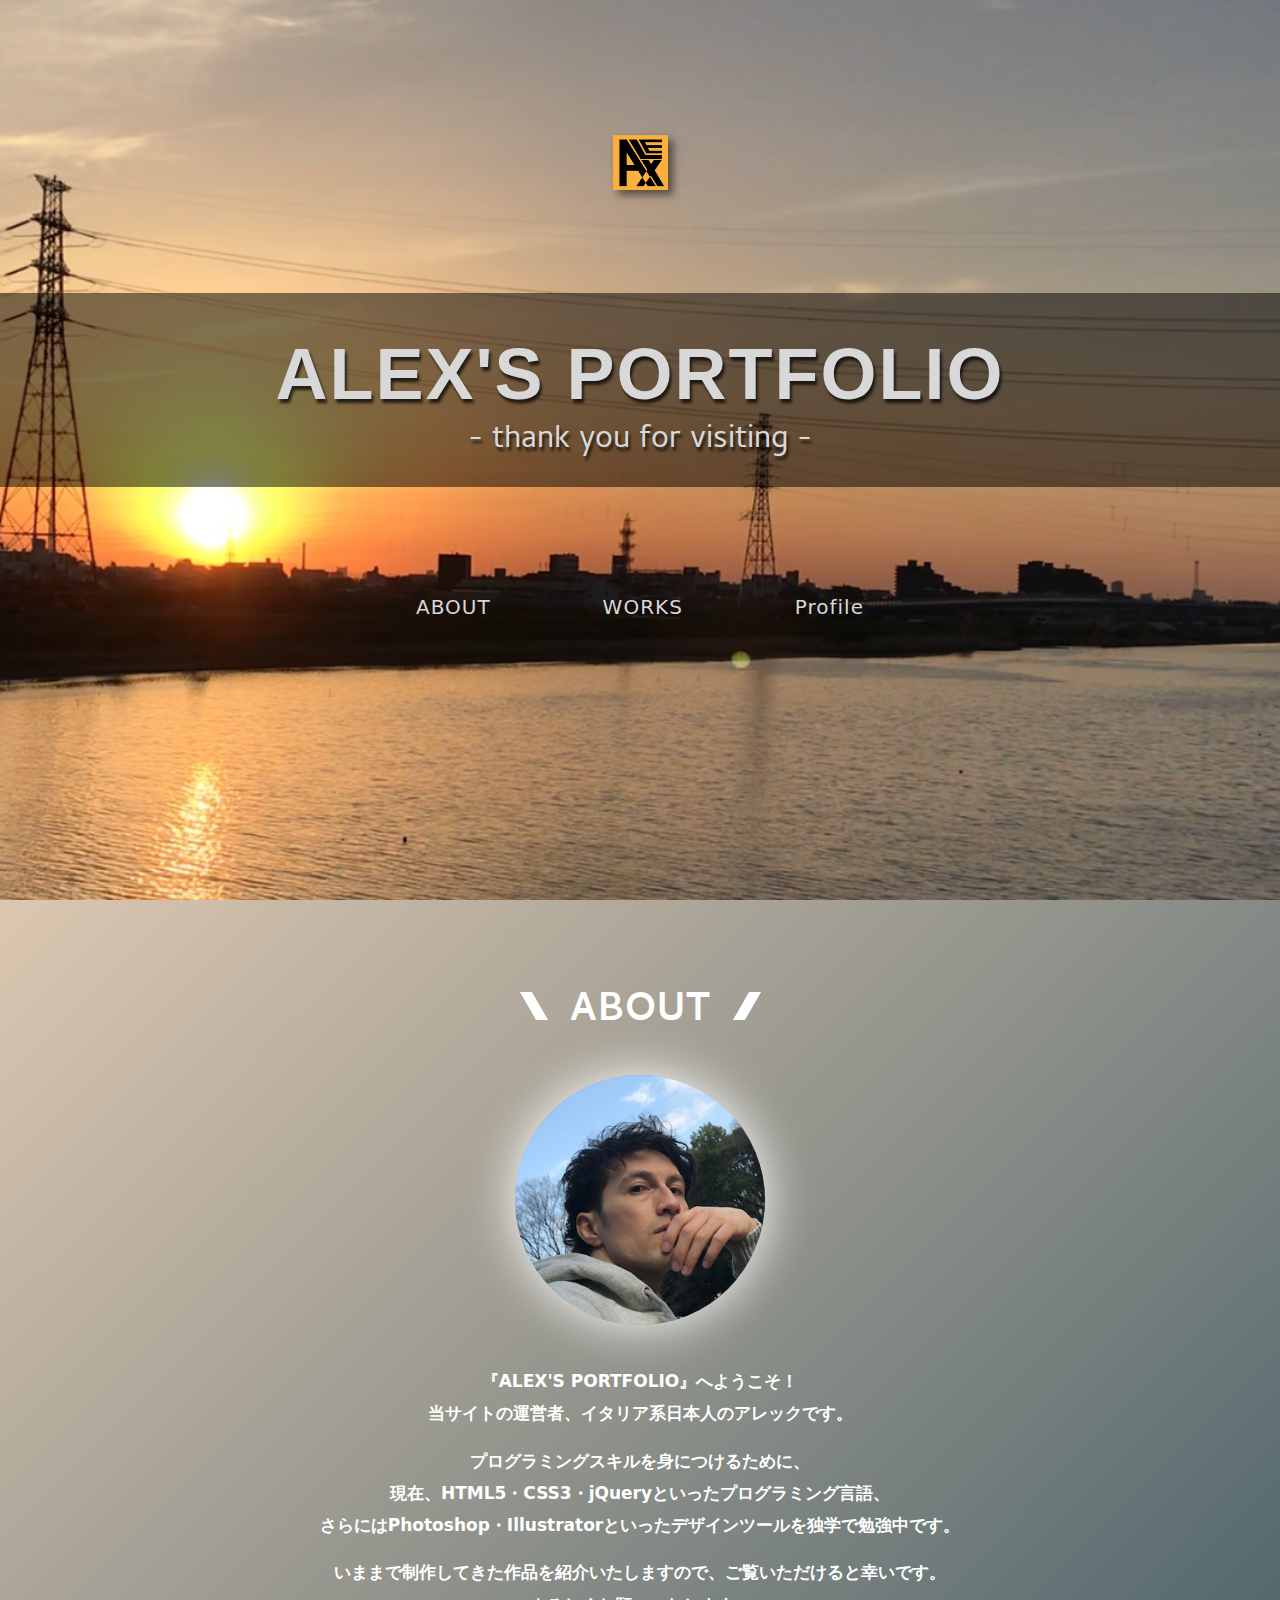
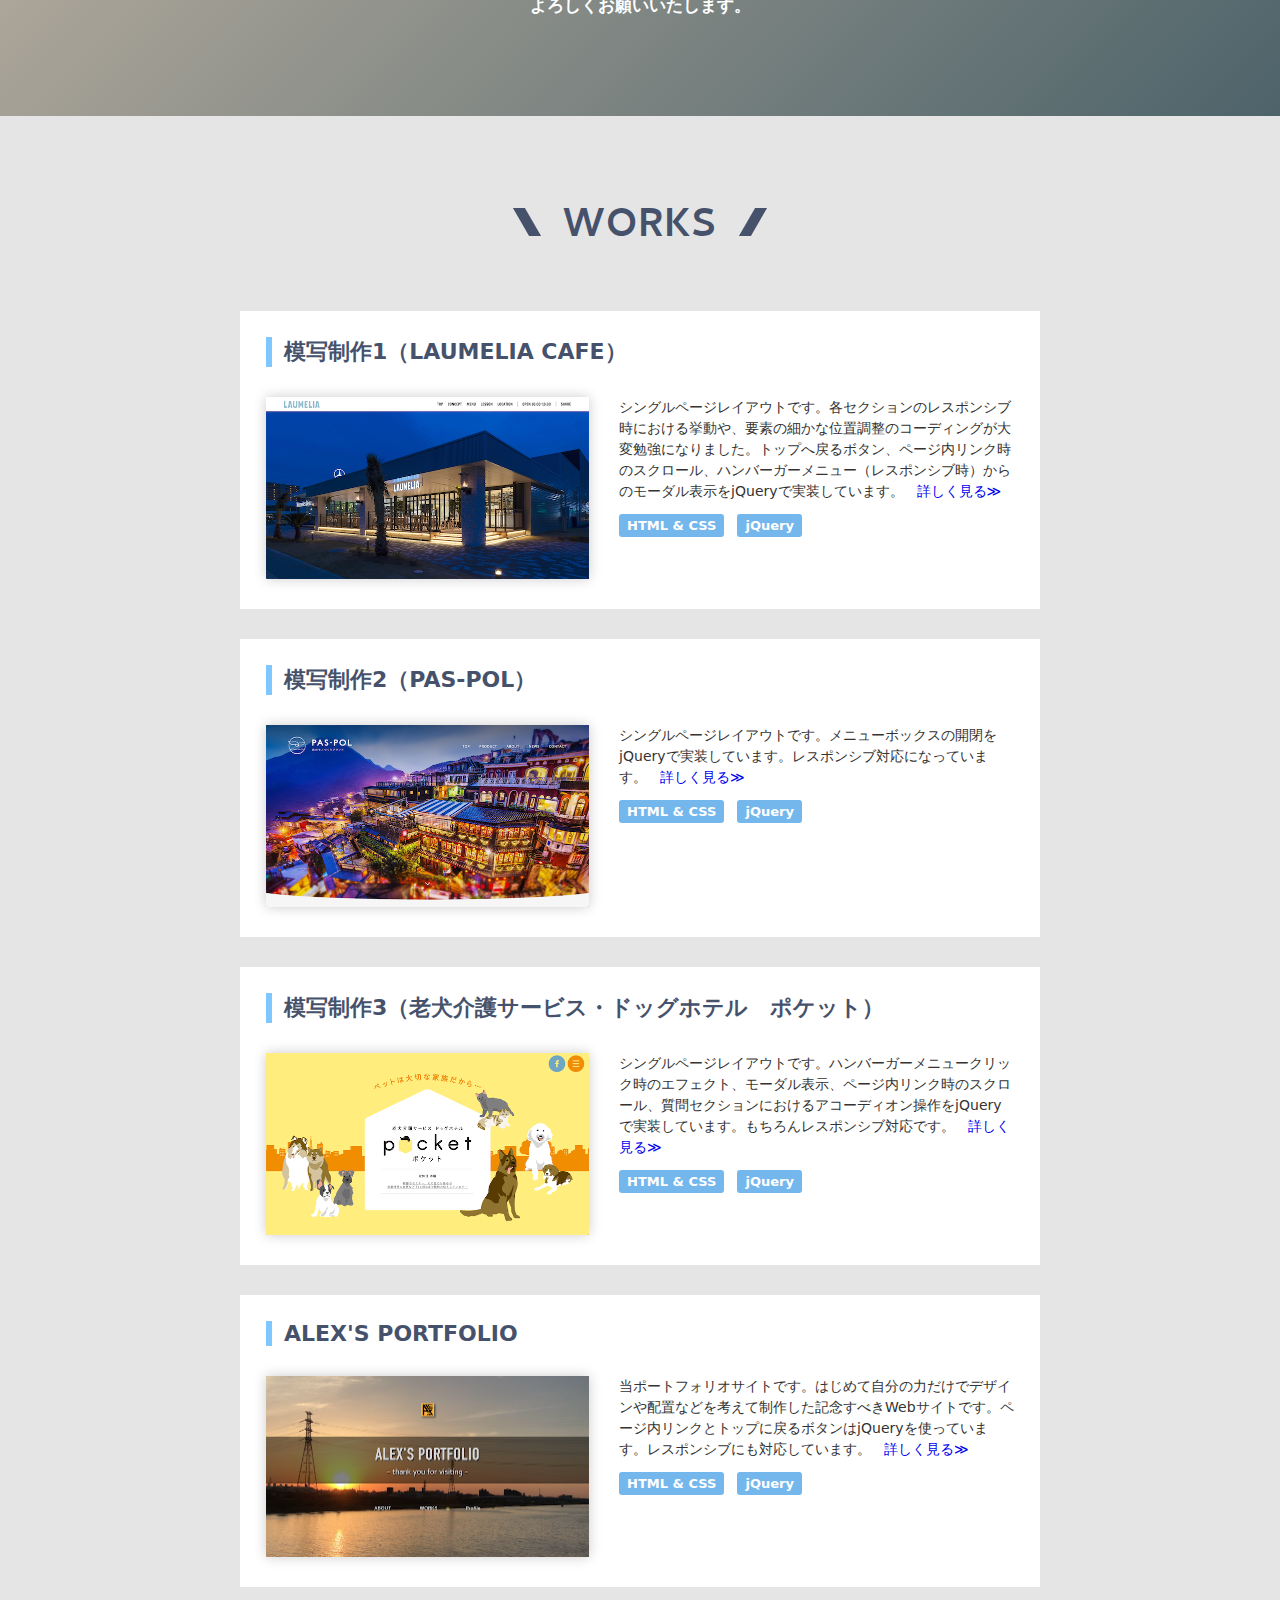
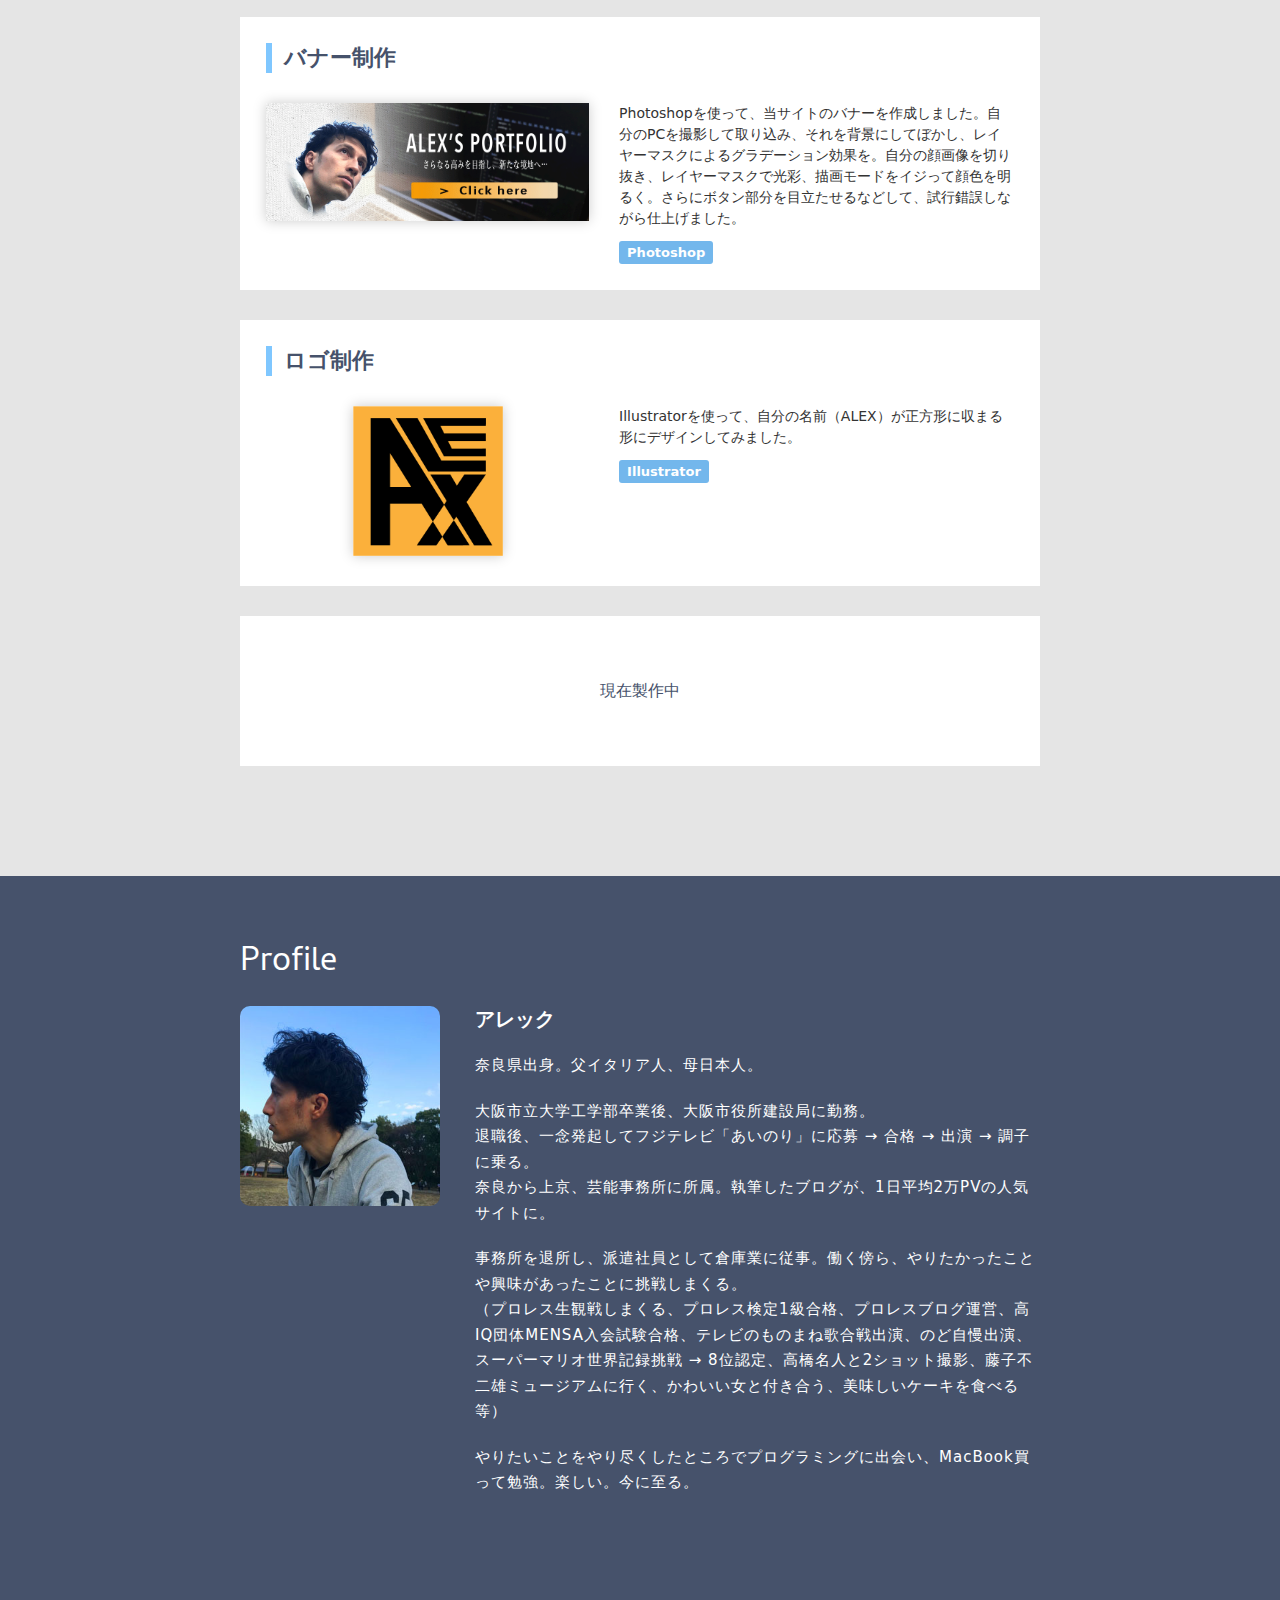
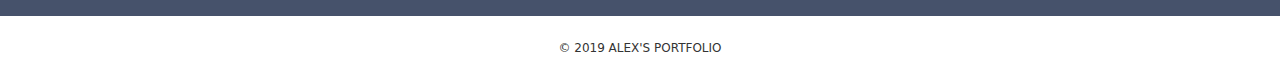
<file: alexs-portfolio/index.html>
<!DOCTYPE html>
<html lang="ja">
  <head>
    <meta charset="utf-8">
    <meta name="viewport" content="width=device-width, initial-scale=1">
    <title>ALEX'S PORTFOLIO</title>
    <link href="https://fonts.googleapis.com/css?family=Cambay:400,700|Kanit:700,800&display=swap" rel="stylesheet">
    <link rel="stylesheet" href="css/styles.css">
    <link rel="stylesheet" href="css/responsive.css">
    <link rel="shortcut icon" href="favicon.ico">
    <script src="https://ajax.googleapis.com/ajax/libs/jquery/3.0.0/jquery.min.js"></script>
  </head>

  <body>
    <header id="header">
      <img src="img/alex-icon.png" class="alex-icon" alt="アレックロゴ">
      <div class="title-belt">
        <h1 class="site-title">ALEX'S PORTFOLIO</h1>
        <p class="site-subtitle">- thank you for visiting -</p>
      </div>
      <nav>
        <ul class="header-nav">
          <li><a href="#about">ABOUT</a></li>
          <li><a href="#works">WORKS</a></li>
          <li><a href="#profile">Profile</a></li>
        </ul>
      </nav>
    </header>

    <section id="about">
      <h2 class="heading">ABOUT</h2>
      <img src="img/selfphoto.jpg" alt="アレックの写真">
      <p>『ALEX'S PORTFOLIO』へようこそ！<br>当サイトの運営者、イタリア系日本人のアレックです。</p>
      <p>プログラミングスキルを身につけるために、<br>現在、HTML5・CSS3・jQueryといったプログラミング言語、<br>さらにはPhotoshop・Illustratorといったデザインツールを独学で勉強中です。</p>
      <p>いままで制作してきた作品を紹介いたしますので、ご覧いただけると幸いです。<br>よろしくお願いいたします。</p>
    </section>

    <section id="works">
      <h2 class="heading">WORKS</h2>
      <div class="work-box">
        <h3 class="work-title"><a href="https://alecc2m2.github.io/laumelia-cafe/" target="_blank">模写制作1（LAUMELIA CAFE）</a></h3>
        <div class="work-inner">
          <div class="work-img">
            <a href="https://alecc2m2.github.io/laumelia-cafe/" target="_blank"><img src="img/work-img1.png" alt="作品1"></a>
          </div>
          <div class="work-text">
            <p>シングルページレイアウトです。各セクションのレスポンシブ時における挙動や、要素の細かな位置調整のコーディングが大変勉強になりました。トップへ戻るボタン、ページ内リンク時のスクロール、ハンバーガーメニュー（レスポンシブ時）からのモーダル表示をjQueryで実装しています。<a href="https://alecc2m2.github.io/laumelia-cafe/" target="_blank">詳しく見る≫</a></p>
            <span>HTML & CSS</span>
            <span>jQuery</span>
          </div>
        </div>
      </div>
      <div class="work-box">
        <h3 class="work-title"><a href="https://alecc2m2.github.io/pas-pol/" target="_blank">模写制作2（PAS-POL）</a></h3>
        <div class="work-inner">
          <div class="work-img">
            <a href="https://alecc2m2.github.io/pas-pol/" target="_blank"><img src="img/work-img2.png" alt="作品2"></a>
          </div>
          <div class="work-text">
            <p>シングルページレイアウトです。メニューボックスの開閉をjQueryで実装しています。レスポンシブ対応になっています。<a href="https://alecc2m2.github.io/pas-pol/" target="_blank">詳しく見る≫</a></p>
            <span>HTML & CSS</span>
            <span>jQuery</sspan>
          </div>
        </div>
      </div>
      <div class="work-box">
        <h3 class="work-title"><a href="https://alecc2m2.github.io/pocket/" target="_blank">模写制作3（老犬介護サービス・ドッグホテル　ポケット）</a></h3>
        <div class="work-inner">
          <div class="work-img">
            <a href="https://alecc2m2.github.io/pocket/" target="_blank"><img src="img/work-img3.png" alt="作品3"></a>
          </div>
          <div class="work-text">
            <p>シングルページレイアウトです。ハンバーガーメニュークリック時のエフェクト、モーダル表示、ページ内リンク時のスクロール、質問セクションにおけるアコーディオン操作をjQueryで実装しています。もちろんレスポンシブ対応です。<a href="https://alecc2m2.github.io/pocket/" target="_blank">詳しく見る≫</a></p>
            <span>HTML & CSS</span>
            <span>jQuery</span>
          </div>
        </div>
      </div>
      <div class="work-box">
        <h3 class="work-title"><a href="#header">ALEX'S PORTFOLIO</a></h3>
        <div class="work-inner">
          <div class="work-img">
            <a href="#header"><img src="img/work-img-p.png" alt="ALEX's Portfolio"></a>
          </div>
          <div class="work-text">
            <p>当ポートフォリオサイトです。はじめて自分の力だけでデザインや配置などを考えて制作した記念すべきWebサイトです。ページ内リンクとトップに戻るボタンはjQueryを使っています。レスポンシブにも対応しています。<a href="#header">詳しく見る≫</a></p>
            <span>HTML & CSS</span>
            <span>jQuery</span>
          </div>
        </div>
      </div>
      <div class="work-box">
        <h3 class="work-title">バナー制作</h3>
        <div class="work-inner">
          <div class="work-img">
            <img src="img/alex-banner.gif" class="alex-banner" alt="アレックバナー">
          </div>
          <div class="work-text">
            <p>Photoshopを使って、当サイトのバナーを作成しました。自分のPCを撮影して取り込み、それを背景にしてぼかし、レイヤーマスクによるグラデーション効果を。自分の顔画像を切り抜き、レイヤーマスクで光彩、描画モードをイジって顔色を明るく。さらにボタン部分を目立たせるなどして、試行錯誤しながら仕上げました。</p>
            <span>Photoshop</span>
          </div>
        </div>
      </div>
      <div class="work-box">
        <h3 class="work-title">ロゴ制作</h3>
        <div class="work-inner">
          <div class="work-img">
            <img src="img/alex-icon.png" class="alex-icon" alt="アレックロゴ">
          </div>
          <div class="work-text">
            <p>Illustratorを使って、自分の名前（ALEX）が正方形に収まる形にデザインしてみました。</p>
            <span>Illustrator</span>
          </div>
        </div>
      </div>
      <div class="work-box empty">
          現在製作中
      </div>
    </section>

    <section id="profile">
      <div class="container">
        <h2>Profile</h2>
        <div class="profile-box">
          <div class="profile-img">
            <img src="img/profile-img.jpg" alt="プロフィール写真">
          </div>
          <div class="profile-text">
            <h3>アレック</h3>
            <p>奈良県出身。父イタリア人、母日本人。</p>
            <p>大阪市立大学工学部卒業後、大阪市役所建設局に勤務。<br>退職後、一念発起してフジテレビ「あいのり」に応募 → 合格 → 出演 → 調子に乗る。<br>奈良から上京、芸能事務所に所属。執筆したブログが、1日平均2万PVの人気サイトに。</p>
            <p>事務所を退所し、派遣社員として倉庫業に従事。働く傍ら、やりたかったことや興味があったことに挑戦しまくる。<br>（プロレス生観戦しまくる、プロレス検定1級合格、プロレスブログ運営、高IQ団体MENSA入会試験合格、テレビのものまね歌合戦出演、のど自慢出演、スーパーマリオ世界記録挑戦 → 8位認定、高橋名人と2ショット撮影、藤子不二雄ミュージアムに行く、かわいい女と付き合う、美味しいケーキを食べる等）</p>
            <p>やりたいことをやり尽くしたところでプログラミングに出会い、MacBook買って勉強。楽しい。今に至る。</p>
          </div>
        </div>
      </div>
    </section>

    <footer>© 2019 ALEX'S PORTFOLIO</footer>

    <img src="img/pagetop.png" class="pagetop" alt="TOPへ">

    <script type="text/javascript" src="script.js"></script>
  </body>
</html>
</file>
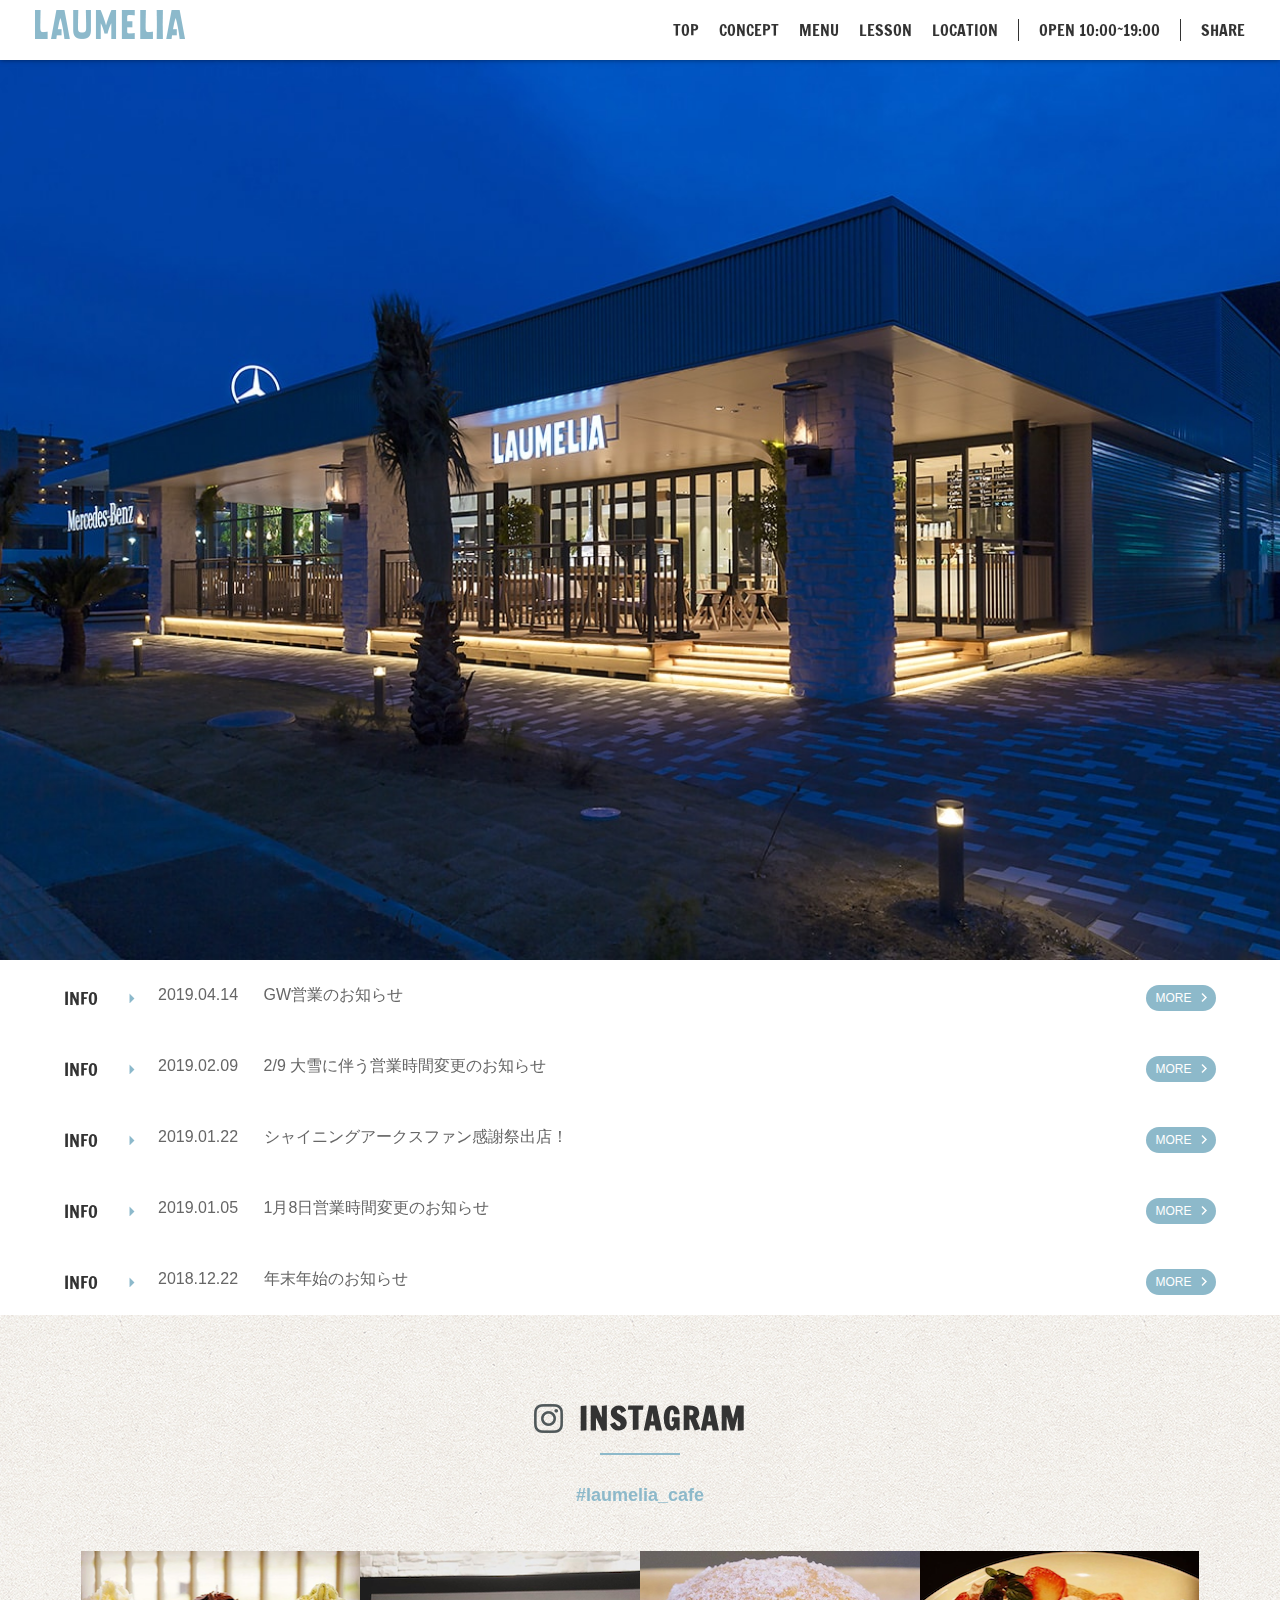
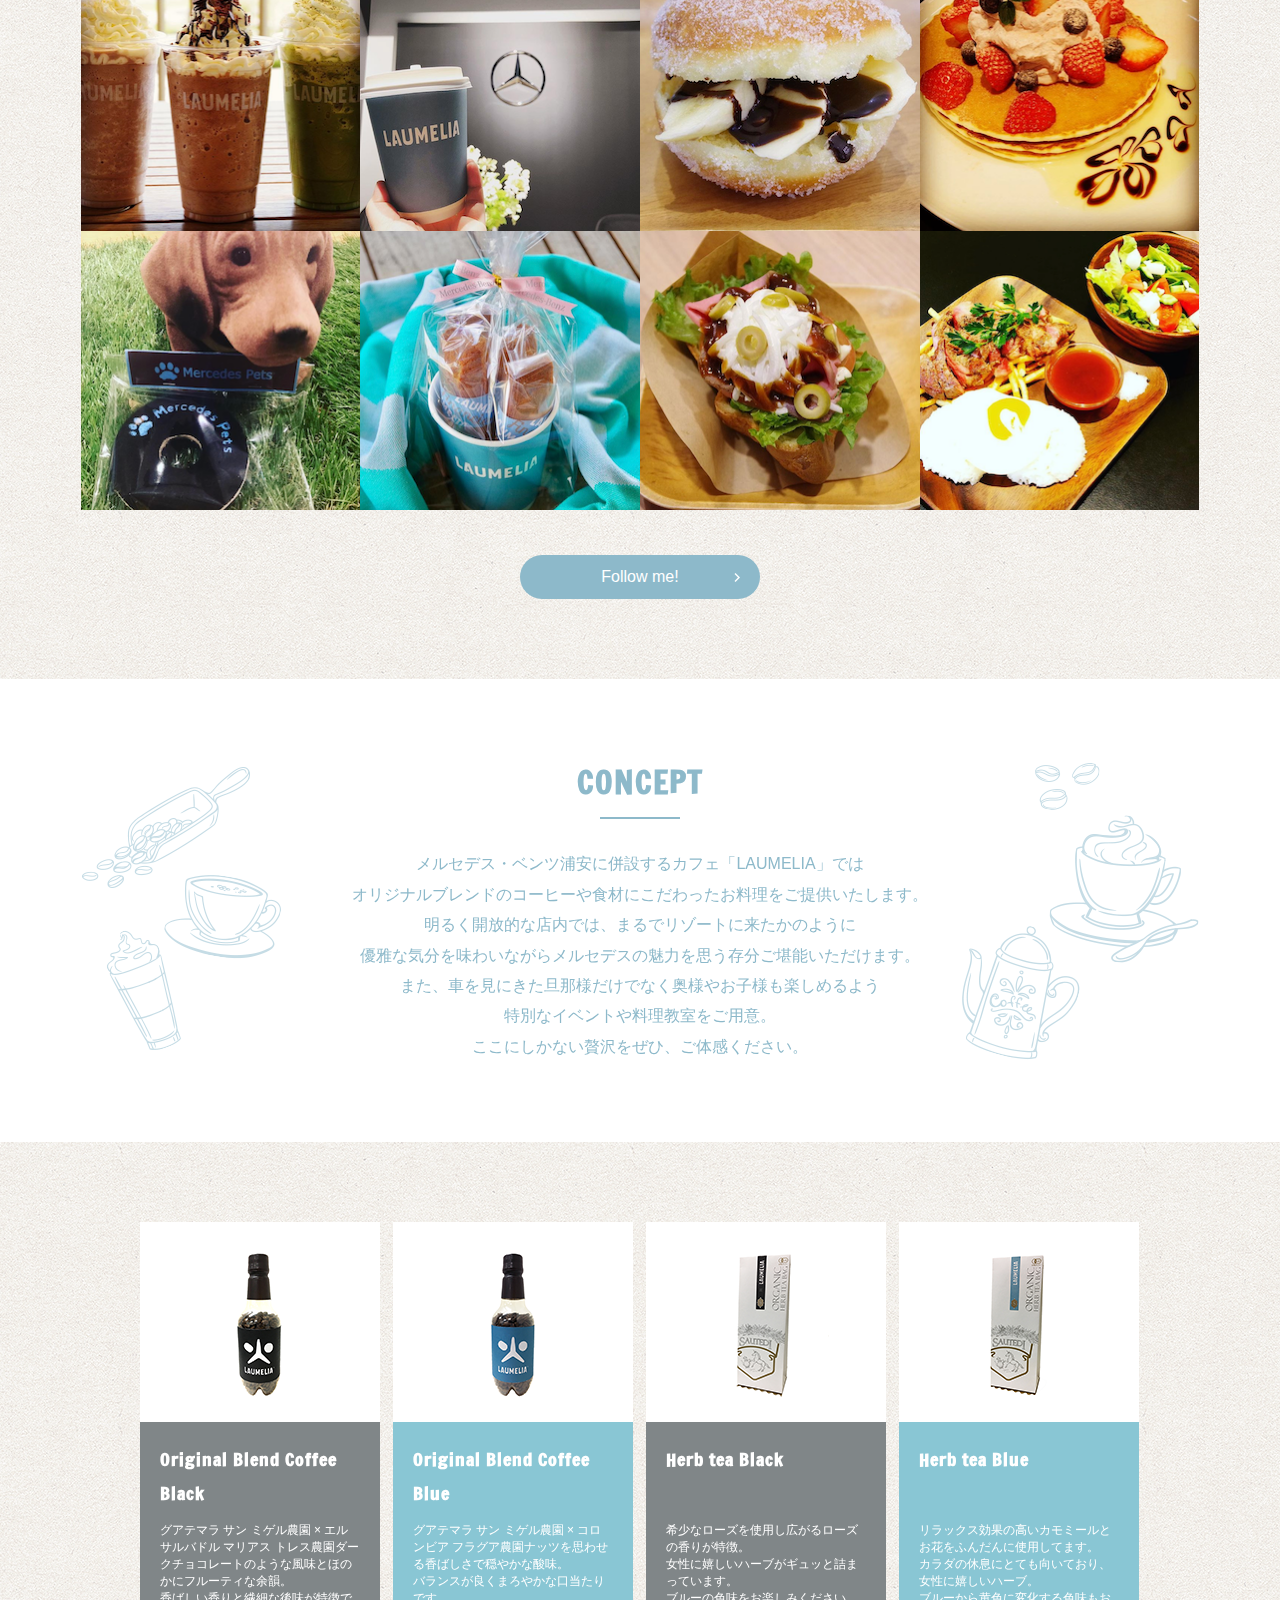
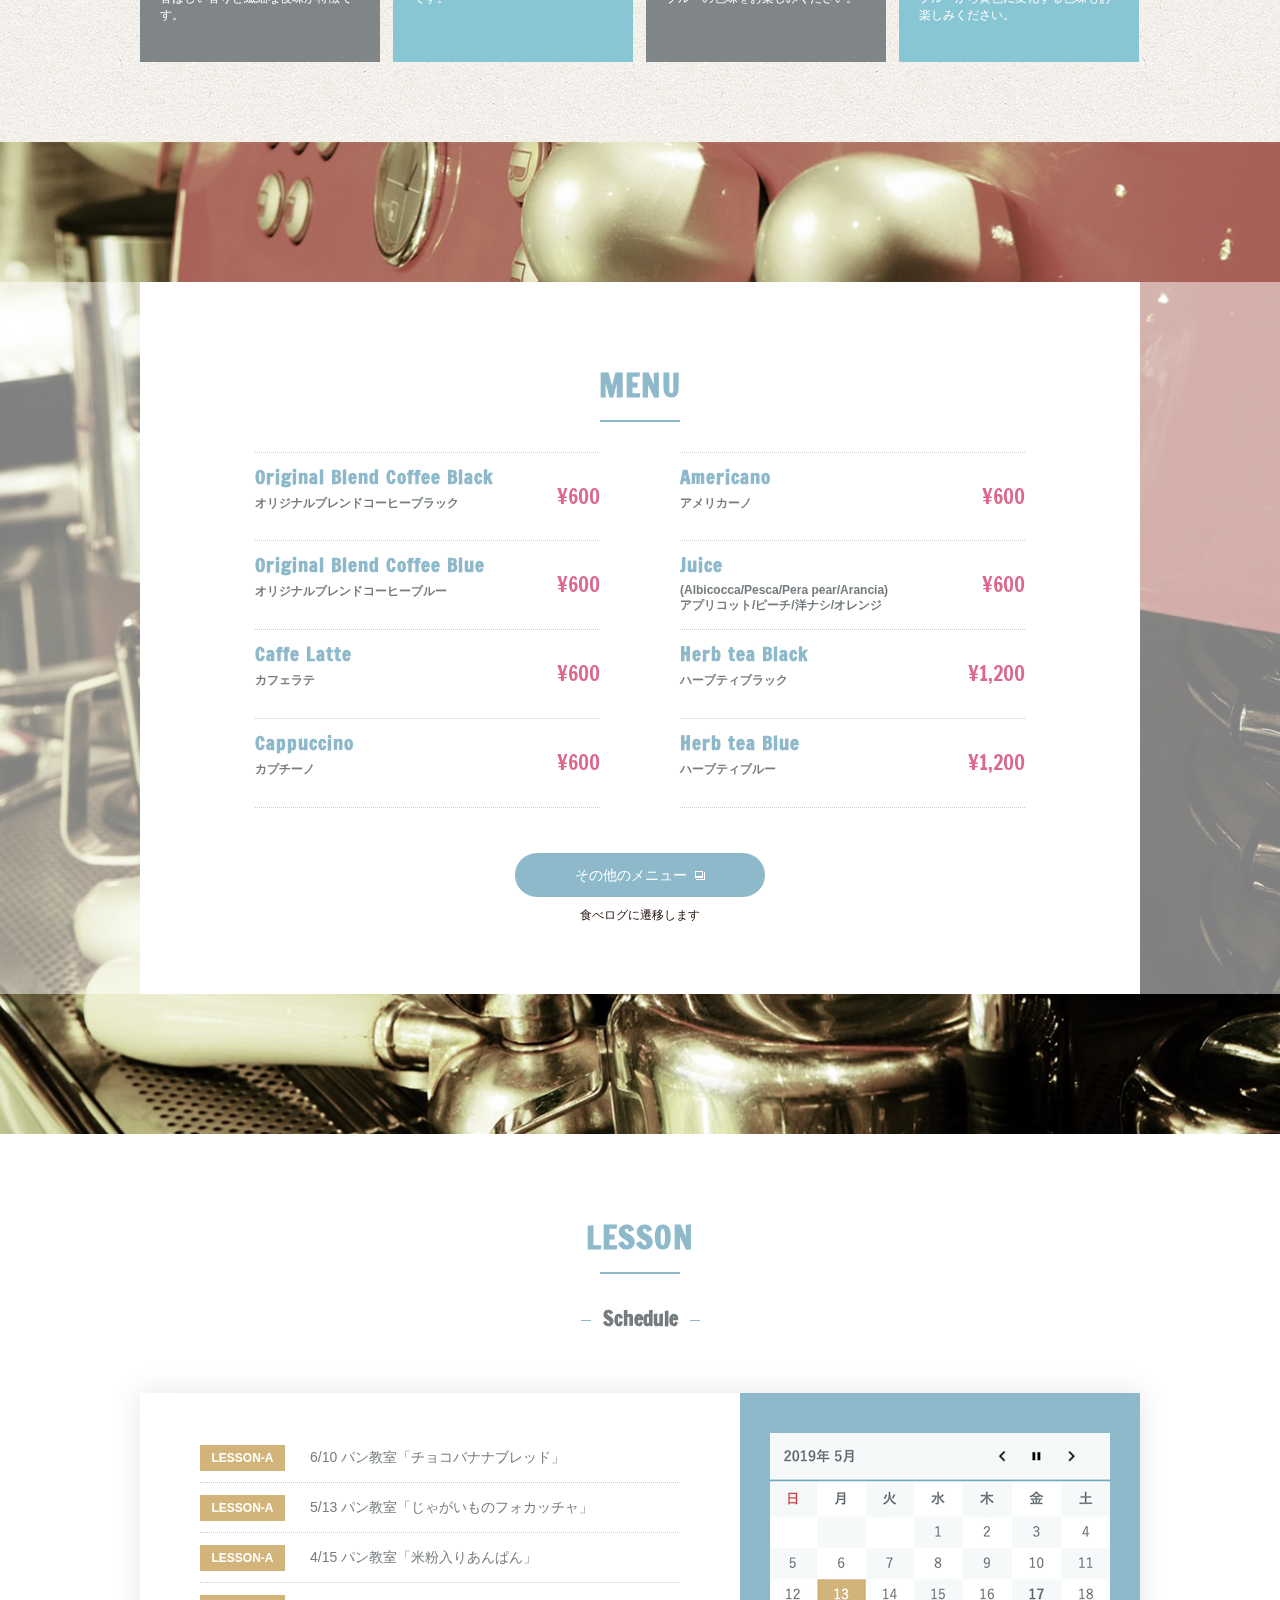
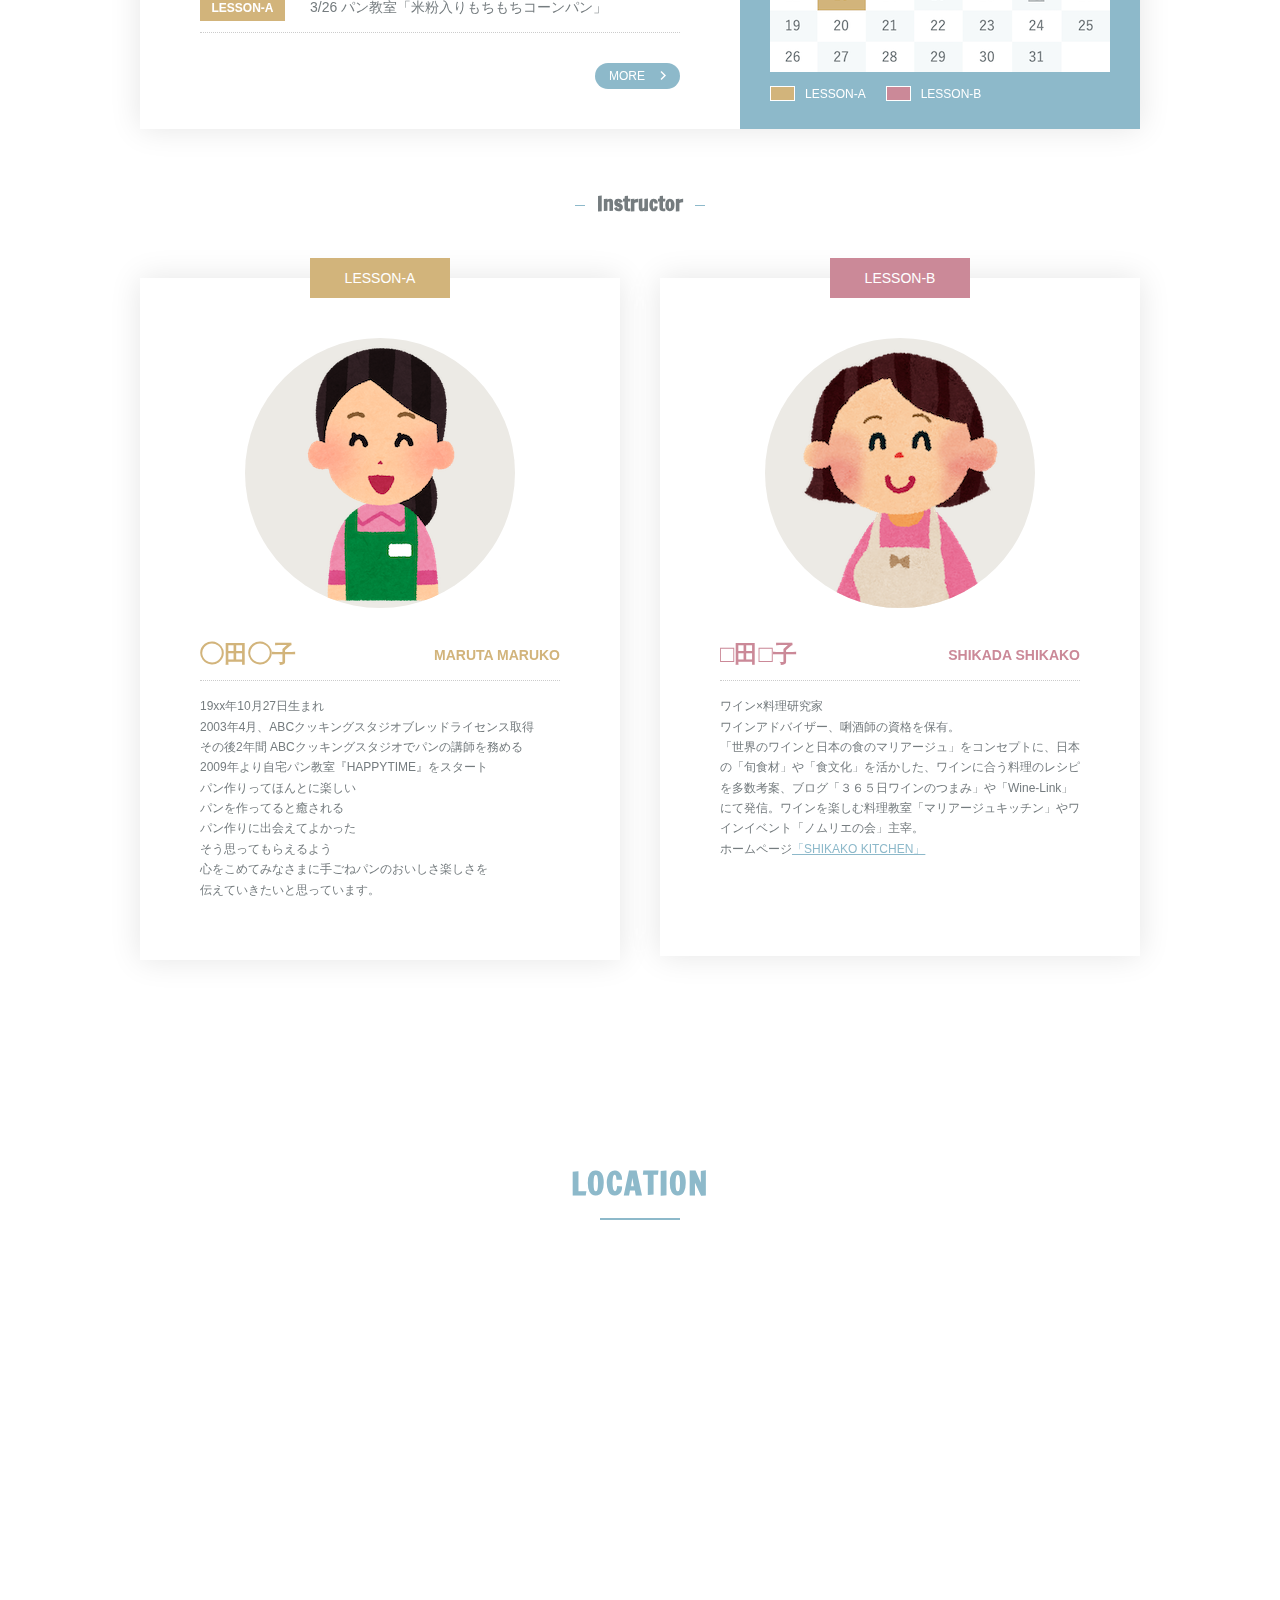
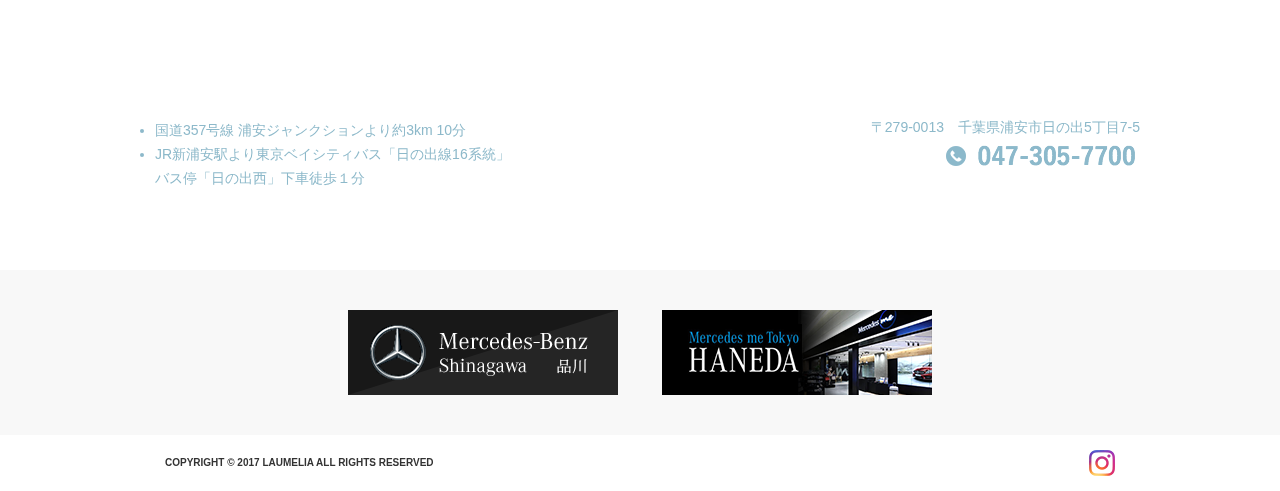
<file: LAUMELIA CAFE/index.html>
<!DOCTYPE html>
<html lang="ja">
  <head>
    <meta charset="utf-8">
    <meta name="viewport" content="width=device-width, initial-scale=1">
    <title>LAUMELIA CAFE</title>
    <link rel="stylesheet" href="https://use.fontawesome.com/releases/v5.8.2/css/all.css" integrity="sha384-oS3vJWv+0UjzBfQzYUhtDYW+Pj2yciDJxpsK1OYPAYjqT085Qq/1cq5FLXAZQ7Ay" crossorigin="anonymous">
    <link rel="stylesheet" href="style.css">
    <link rel="stylesheet" href="responsive.css">
    <link rel="shortcut icon" href="img/favicon.ico">
    <link href="https://fonts.googleapis.com/css?family=Francois+One" rel="stylesheet">
    <script src="https://ajax.googleapis.com/ajax/libs/jquery/3.0.0/jquery.min.js"></script>
    <script type="text/javascript" src="js/bgswitcher/jquery.bgswitcher.js"></script>
  </head>

  <body>

<!-- ↓ header ここから ↓ -->
    <div class="header clearfix">
      <div class="header-wrapper">
        <div class="logo">
          <h1><a href="#"><img src="img/logo.png" alt="LAUMELIA CAFE"></a></h1>
        </div>
        <nav>
          <ul class="header-nav">
            <li><a href="#top">TOP</a></li>
            <li><a href="#concept" class="header-link">CONCEPT</a></li>
            <li><a href="#menu" class="header-link">MENU</a></li>
            <li><a href="#lesson" class="header-link">LESSON</a></li>
            <li><a href="#location" class="header-link">LOCATION</a></li>
            <li class="open">OPEN 10:00~19:00</li>
            <li class="share"><a href="#">SHARE</a></li>
          </ul>
        </nav>
        <a href="#" class="nav-icon">
          <i class="fas fa-bars"></i>
        </a>
        <div class="share-box">
          <img src="img/arrow-sub-nav.png" alt="シェアボックス" class="arrow-sub-nav">
          <ul class="share-list">
            <li><a href="#"><img src="img/twitter_ico.png" alt="ツイッターアイコン"></a></li>
            <li><a href="#"><img src="img/line_ico.png" alt="ラインアイコン"></a></li>
            <li><a href="#"><img src="img/facebook_ico.png" alt="フェイスブックアイコン"></a></li>
          </ul>
        </div>
      </div>
    </div>
<!-- ↑ header ここまで ↑ -->

<!-- ↓ モーダル ここから ↓ -->
    <div class="black-modal">
      <div class="clearfix">
        <ul class="share-list">
          <li><a href="#"><img src="img/twitter_ico.png" alt="ツイッターアイコン"></a></li>
          <li><a href="#"><img src="img/line_ico.png" alt="ラインアイコン"></a></li>
          <li><a href="#"><img src="img/facebook_ico.png" alt="フェイスブックアイコン"></a></li>
        </ul>
        <a href="#" class="close-icon">
          <i class="fas fa-times"></i>
        </a>
      </div>
      <ul class="black-nav">
        <li><a href="#top">TOP</a></li>
        <li><a href="#concept" class="header-link">CONCEPT</a></li>
        <li><a href="#menu" class="header-link">MENU</a></li>
        <li><a href="#lesson" class="header-link">LESSON</a></li>
        <li><a href="#location" class="header-link">LOCATION</a></li>
      </ul>
    </div>
<!-- ↑ モーダル ここまで ↑ -->

<!-- ↓ top ここから ↓ -->
    <div id="top" class="top">
      <div class="slide"></div>
    </div>
<!-- ↑ top ここまで ↑ -->

    <div class="contents">

<!-- ↓ info ここから ↓ -->
      <section class="info">
        <div class="title-box">
          <h2 class="section-title">INFORMATION</h2>
        </div>
        <ul class="info-list clearfix">
          <li class="info-item">
            <p class="info-head">INFO</p>
            <p class="info-text">
              <time class="info-date" datetime="2019-04-14">2019.04.14</time>
              <a href="#">GW営業のお知らせ</a>
            </p>
            <a href="#" class="btn info-btn">MORE<img src="img/arrow2.png"></a>
          </li>
          <li class="info-item">
            <p class="info-head">INFO</p>
            <p class="info-text">
              <time class="info-date" datetime="2019-02-09">2019.02.09</time>
              <a href="#">2/9 大雪に伴う営業時間変更のお知らせ</a>
            </p>
            <a href="#" class="btn info-btn">MORE<img src="img/arrow2.png"></a>
          </li>
          <li class="info-item">
            <p class="info-head">INFO</p>
            <p class="info-text">
              <time class="info-date" datetime="2019-01-22">2019.01.22</time>
              <a href="#">シャイニングアークスファン感謝祭出店！</a>
            </p>
            <a href="#" class="btn info-btn">MORE<img src="img/arrow2.png"></a>
          </li>
          <li class="info-item">
            <p class="info-head">INFO</p>
            <p class="info-text">
              <time class="info-date" datetime="2019-01-05">2019.01.05</time>
              <a href="#">1月8日営業時間変更のお知らせ</a>
            </p>
            <a href="#" class="btn info-btn">MORE<img src="img/arrow2.png"></a>
          </li>
          <li class="info-item">
            <p class="info-head">INFO</p>
            <p class="info-text">
              <time class="info-date" datetime="2018-12-22">2018.12.22</time>
              <a href="#">年末年始のお知らせ</a>
            </p>
            <a href="#" class="btn info-btn">MORE<img src="img/arrow2.png"></a>
          </li>
        </ul>
      </section>
<!-- ↑ info ここまで ↑ -->

<!-- ↓ insta ここから ↓ -->
      <section id="insta" class="insta">
        <div class="title-box">
          <h2 class="section-title">INSTAGRAM</h2>
        </div>
        <p class="hashtag">#laumelia_cafe</p>
        <div class="insta-wrapper clearfix">
          <div class="insta-item"><a href="#"><img src="img/insta1.png" alt="インスタ1"></a></div>
          <div class="insta-item"><a href="#"><img src="img/insta2.png" alt="インスタ2"></a></div>
          <div class="insta-item"><a href="#"><img src="img/insta3.png" alt="インスタ3"></a></div>
          <div class="insta-item"><a href="#"><img src="img/insta4.png" alt="インスタ4"></a></div>
          <div class="insta-item"><a href="#"><img src="img/insta5.png" alt="インスタ5"></a></div>
          <div class="insta-item"><a href="#"><img src="img/insta6.png" alt="インスタ6"></a></div>
          <div class="insta-item"><a href="#"><img src="img/insta7.png" alt="インスタ7"></a></div>
          <div class="insta-item"><a href="#"><img src="img/insta8.png" alt="インスタ8"></a></div>
        </div>
        <a href="#" class="btn insta-btn">Follow me!<img src="img/arrow2.png"></a>
      </section>
<!-- ↑ insta ここまで ↑ -->

<!-- ↓ concept ここから ↓ -->
      <section id="concept" class="concept">
        <div class="concept-wrapper">
          <div class="title-box">
            <h2 class="section-title">CONCEPT</h2>
          </div>
          <p class="concept-text">メルセデス・ベンツ浦安に併設するカフェ「LAUMELIA」では<br>オリジナルブレンドのコーヒーや食材にこだわったお料理をご提供いたします。<br>明るく開放的な店内では、まるでリゾートに来たかのように<br>優雅な気分を味わいながらメルセデスの魅力を思う存分ご堪能いただけます。<br>また、車を見にきた旦那様だけでなく奥様やお子様も楽しめるよう<br>特別なイベントや料理教室をご用意。<br>ここにしかない贅沢をぜひ、ご体感ください。</p>
          <img src="img/conceptbg1.png" class="concept-bg1" alt="コンセプト背景1">
          <img src="img/conceptbg2.png" class="concept-bg2" alt="コンセプト背景2">
        </div>
      </section>
<!-- ↑ concept ここまで ↑ -->

<!-- ↓ drink ここから ↓ -->
      <section class="drink">
        <div class="title-box">
          <h2 class="section-title">RECOMMENDED DRINK</h2>
        </div>
        <div class="drink-box clearfix">
          <div class="drink-item">
            <div class="drink-img">
              <img src="img/drink1.png" alt="ドリンク1">
            </div>
            <div class="drink-text">
              <h4 class="drink-name">Original Blend Coffee Black</h4>
              <p>グアテマラ サン ミゲル農園 × エル サルバドル マリアス トレス農園ダークチョコレートのような風味とほのかにフルーティな余韻。<br>香ばしい香りと繊細な後味が特徴です。</p>
            </div>
          </div>
          <div class="drink-item">
            <div class="drink-img">
              <img src="img/drink2.png" alt="ドリンク2">
            </div>
            <div class="drink-text">
              <h4 class="drink-name">Original Blend Coffee Blue</h4>
              <p>グアテマラ サン ミゲル農園 × コロンビア フラグア農園ナッツを思わせる香ばしさで穏やかな酸味。<br>バランスが良くまろやかな口当たりです。</p>
            </div>
          </div>
          <div class="drink-item">
            <div class="drink-img">
              <img src="img/drink3.png" alt="ドリンク3">
            </div>
            <div class="drink-text">
              <h4 class="drink-name">Herb tea Black</h4>
              <p>希少なローズを使用し広がるローズの香りが特徴。<br>女性に嬉しいハーブがギュッと詰まっています。<br>ブルーの色味をお楽しみください。</p>
            </div>
          </div>
          <div class="drink-item">
            <div class="drink-img">
              <img src="img/drink4.png" alt="ドリンク4">
            </div>
            <div class="drink-text">
              <h4 class="drink-name">Herb tea Blue</h4>
              <p>リラックス効果の高いカモミールとお花をふんだんに使用してます。<br>カラダの休息にとても向いており、女性に嬉しいハーブ。<br>ブルーから黄色に変化する色味もお楽しみください。</p>
            </div>
          </div>
        </div>
      </section>
<!-- ↑ drink ここまで ↑ -->

<!-- ↓ menu ここから ↓ -->
      <section id="menu" class="menu">
        <div class="menu-wrapper">
            <div class="menu-box">
              <div class="title-box">
                <h2 class="section-title">MENU</h2>
              </div>
              <div class="menu-box-inners clearfix">
                <div class="menu-box-inner left-inner">
                  <div class="menu-item clearfix">
                    <div class="menu-name">
                      <h4>Original Blend Coffee Black</h4>
                      <p>オリジナルブレンドコーヒーブラック</p>
                    </div>
                    <p class="menu-price">¥600</p>
                  </div>
                  <div class="menu-item clearfix">
                    <div class="menu-name">
                      <h4>Original Blend Coffee Blue </h4>
                      <p>オリジナルブレンドコーヒーブルー</p>
                    </div>
                    <p class="menu-price">¥600</p>
                  </div>
                  <div class="menu-item clearfix">
                    <div class="menu-name">
                      <h4>Caffe Latte</h4>
                      <p>カフェラテ</p>
                    </div>
                    <p class="menu-price">¥600</p>
                  </div>
                  <div class="menu-item clearfix">
                    <div class="menu-name">
                      <h4>Cappuccino</h4>
                      <p>カプチーノ</p>
                    </div>
                    <p class="menu-price">¥600</p>
                  </div>
                </div>
                <div class="menu-box-inner right-inner">
                  <div class="menu-item clearfix">
                    <div class="menu-name">
                      <h4>Americano</h4>
                      <p>アメリカーノ</p>
                    </div>
                    <p class="menu-price">¥600</p>
                  </div>
                  <div class="menu-item clearfix">
                    <div class="menu-name">
                      <h4>Juice</h4>
                      <p>(Albicocca/Pesca/Pera pear/Arancia)<br>アプリコット/ピーチ/洋ナシ/オレンジ</p>
                    </div>
                    <p class="menu-price">¥600</p>
                  </div>
                  <div class="menu-item clearfix">
                    <div class="menu-name">
                      <h4>Herb tea Black</h4>
                      <p>ハーブティブラック</p>
                    </div>
                    <p class="menu-price">¥1,200</p>
                  </div>
                  <div class="menu-item clearfix">
                    <div class="menu-name">
                      <h4>Herb tea Blue</h4>
                      <p>ハーブティブルー</p>
                    </div>
                    <p class="menu-price">¥1,200</p>
                  </div>
                </div>
              </div>
              <a href="#" class="btn menu-btn">その他のメニュー<img src="img/gaibu.png"></a>
              <p class="tabelog">食べログに遷移します</p>
            </div>
        </div>
      </section>
<!-- ↑ menu ここまで ↑ -->

<!-- ↓ lesson ここから ↓ -->
      <section id="lesson" class="lesson">
        <img src="img/lesson_bg1.png" alt="レッスン背景画像1" class="lesson-bg-1">
        <img src="img/lesson_bg2.png" alt="レッスン背景画像2" class="lesson-bg-2">
        <img src="img/lesson_bg3.png" alt="レッスン背景画像3" class="lesson-bg-3">
        <div class="title-box">
          <h2 class="section-title">LESSON</h2>
        </div>
        <h3 class="section-title-sub">Schedule</h3>
        <div class="schedule-box">
          <div class="schedule-info-box">
            <ul class="schedule-list">
              <li class="schedule-item">
                <span>LESSON-A</span>
                <a href="#">6/10 パン教室「チョコバナナブレッド」</a>
              </li>
              <li class="schedule-item">
                <span>LESSON-A</span>
                <a href="#">5/13 パン教室「じゃがいものフォカッチャ」</a>
              </li>
              <li class="schedule-item">
                <span>LESSON-A</span>
                <a href="#">4/15 パン教室「米粉入りあんぱん」</a>
              </li>
              <li class="schedule-item">
                <span>LESSON-A</span>
                <a href="#">3/26 パン教室「米粉入りもちもちコーンパン」</a>
              </li>
            </ul>
            <a href="#" class="btn schedule-btn">MORE<img src="img/arrow2.png"></a>
          </div>
          <div class="calender-box">
            <img src="img/calender.png" alt="スケジュールカレンダー">
            <p><span class="cal-lesson-a"></span>LESSON-A<span class="cal-lesson-b"></span>LESSON-B</p>
          </div>
        </div>

        <h3 class="section-title-sub">Instructor</h3>
        <div class="instructor-wrapper clearfix">
          <div class="instructor-box left-box">
            <div class="instructor-photo">
              <img src="img/instructor1.png" alt="◯田◯子">
            </div>
            <div class="instructor-name-box clearfix">
              <p class="instructor-name">◯田◯子</p>
              <p class="instructor-name-sub">MARUTA MARUKO</p>
            </div>
            <p class="instructor-text">19xx年10月27日生まれ<br>2003年4月、ABCクッキングスタジオブレッドライセンス取得<br>その後2年間 ABCクッキングスタジオでパンの講師を務める<br>2009年より自宅パン教室『HAPPYTIME』をスタート<br>パン作りってほんとに楽しい<br>パンを作ってると癒される<br>パン作りに出会えてよかった<br>そう思ってもらえるよう<br>心をこめてみなさまに手ごねパンのおいしさ楽しさを<br>伝えていきたいと思っています。</p>
            <span class="ins-lesson-a">LESSON-A</span>
          </div>
          <div class="instructor-box right-box">
            <div class="instructor-photo">
              <img src="img/instructor2.png" alt="□田□子">
            </div>
            <div class="instructor-name-box clearfix">
              <p class="instructor-name">□田□子</p>
              <p class="instructor-name-sub">SHIKADA SHIKAKO</p>
            </div>
            <p class="instructor-text">ワイン×料理研究家<br>ワインアドバイザー、唎酒師の資格を保有。<br>「世界のワインと日本の食のマリアージュ」をコンセプトに、日本の「旬食材」や「食文化」を活かした、ワインに合う料理のレシピを多数考案、ブログ「３６５日ワインのつまみ」や「Wine-Link」にて発信。ワインを楽しむ料理教室「マリアージュキッチン」やワインイベント「ノムリエの会」主宰。<br>ホームページ<a href="#">「SHIKAKO KITCHEN」</a></p>
            <span class="ins-lesson-b">LESSON-B</span>
          </div>
        </div>
      </section>
<!-- ↑ lesson ここまで ↑ -->

<!-- ↓ location ここから ↓ -->
      <section id="location" class="location">
        <div class="title-box">
          <h2 class="section-title">LOCATION</h2>
        </div>
        <div class="map">
          <iframe src="https://www.google.com/maps/embed?pb=!1m23!1m12!1m3!1d12969.853754230973!2d139.93137752663174!3d35.6409519705961!2m3!1f0!2f0!3f0!3m2!1i1024!2i768!4f13.1!4m8!3e6!4m0!4m5!1s0x60187c2cabd7684b%3A0x315c6bfbf44db1f5!2z44CSMjc5LTAwMTMg5Y2D6JGJ55yM5rWm5a6J5biC5pel44Gu5Ye677yV5LiB55uu77yX4oiS77yV!3m2!1d35.6414577!2d139.9313668!5e0!3m2!1sja!2sjp!4v1558192042286!5m2!1sja!2sjp" width="1000" height="425" frameborder="0" style="border:0" allowfullscreen></iframe>
        </div>
        <div class="location-text clearfix">
          <ul class="access">
            <li>国道357号線 浦安ジャンクションより約3km 10分</li>
            <li>JR新浦安駅より東京ベイシティバス「日の出線16系統」<br>バス停「日の出西」下車徒歩１分</li>
          </ul>
          <div class="address">
            <p>〒279-0013　千葉県浦安市日の出5丁目7-5</p>
            <img src="img/tel.png" alt="電話番号">
          </div>
        </div>
      </section>
<!-- ↑ location ここまで ↑ -->

    </div>

<!-- ↓ footer ここから ↓ -->
    <div class="footer">
      <div class="banners">
        <img src="img/banner1.png" alt="バナー1">
        <img src="img/banner2.png" alt="バナー2">
      </div>
      <div class="footer-text clearfix">
        <p>COPYRIGHT © 2017 LAUMELIA ALL RIGHTS RESERVED</p>
        <img src="img/f_insta.png" alt="インスタアイコン">
      </div>
    </div>
<!-- ↑ footer ここまで ↑ -->

<!-- ↓ トップへ戻るボタン ここから ↓ -->
    <div class="pagetop">
      <a href="#top"><img src="img/pagetop.png" alt="トップへ戻るボタン"></a>
    </div>
<!-- ↑ トップへ戻るボタン ここまで ↑ -->

<!-- ↓ スライド用JavaScriptソース ↓ -->
    <script>
    $(function() {
        $('.slide').bgSwitcher({
            images: ['img/top1.jpg','img/top2.jpg','img/top3.jpg','img/top4.jpg','img/top5.jpg'], // 切り替える背景画像を指定
            interval: 7000, duration: 4000,
        });
    });
    </script>
<!-- ↑ スライド用JavaScriptソースここまで ↑ -->

    <script type="text/javascript" src="script.js"></script>
  </body>
</html>
</file>
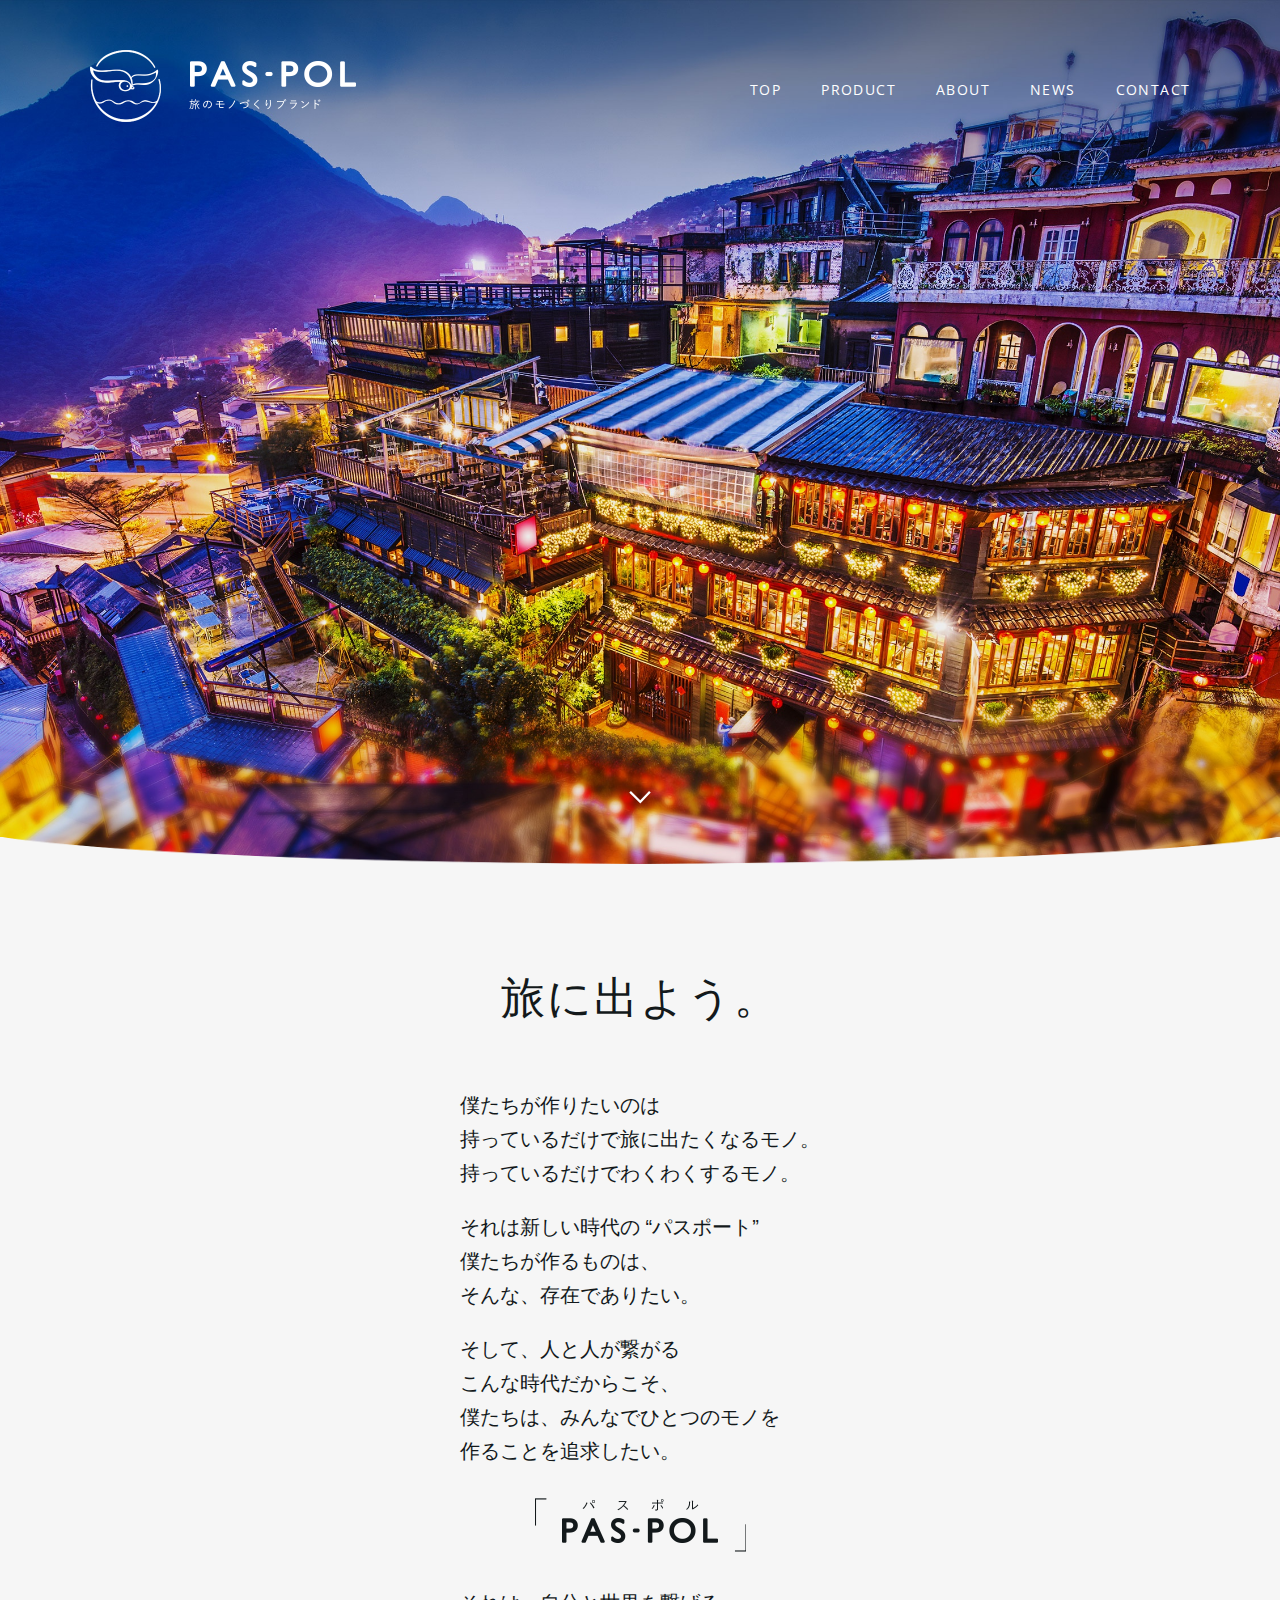
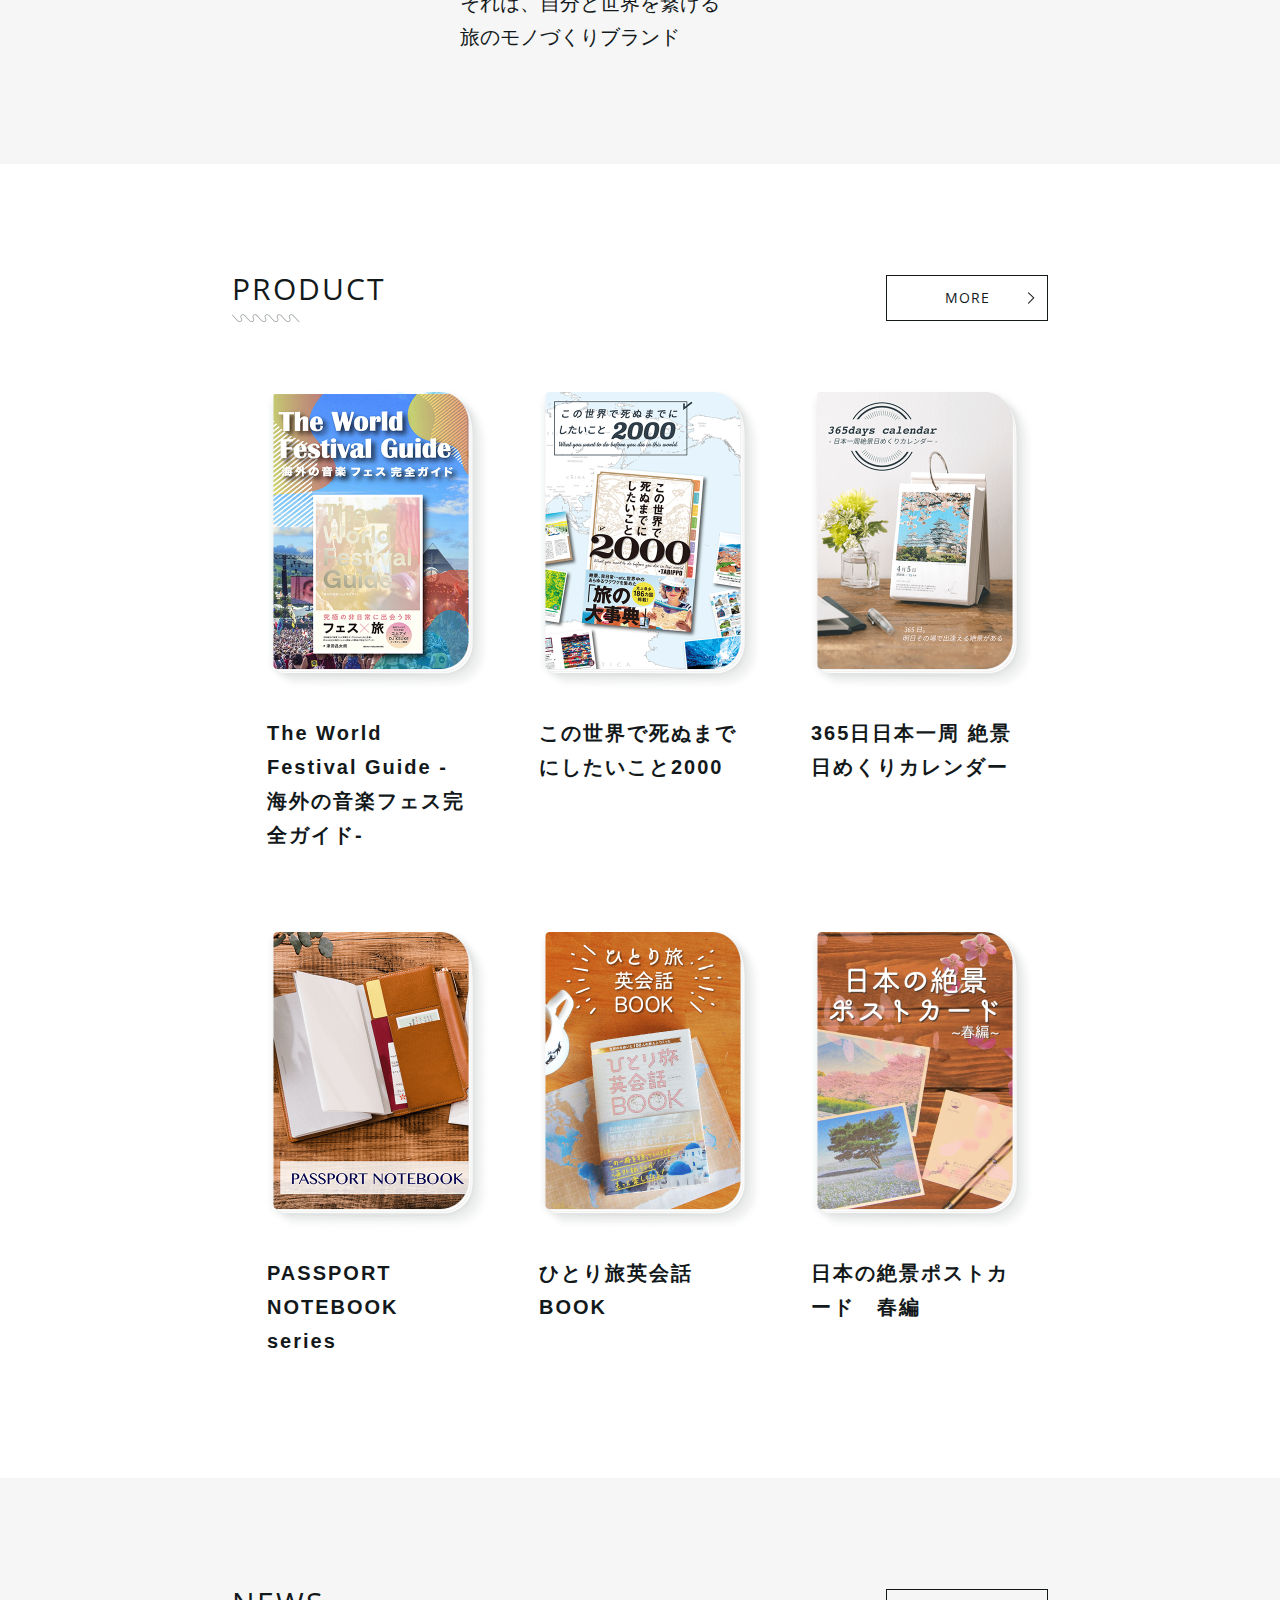
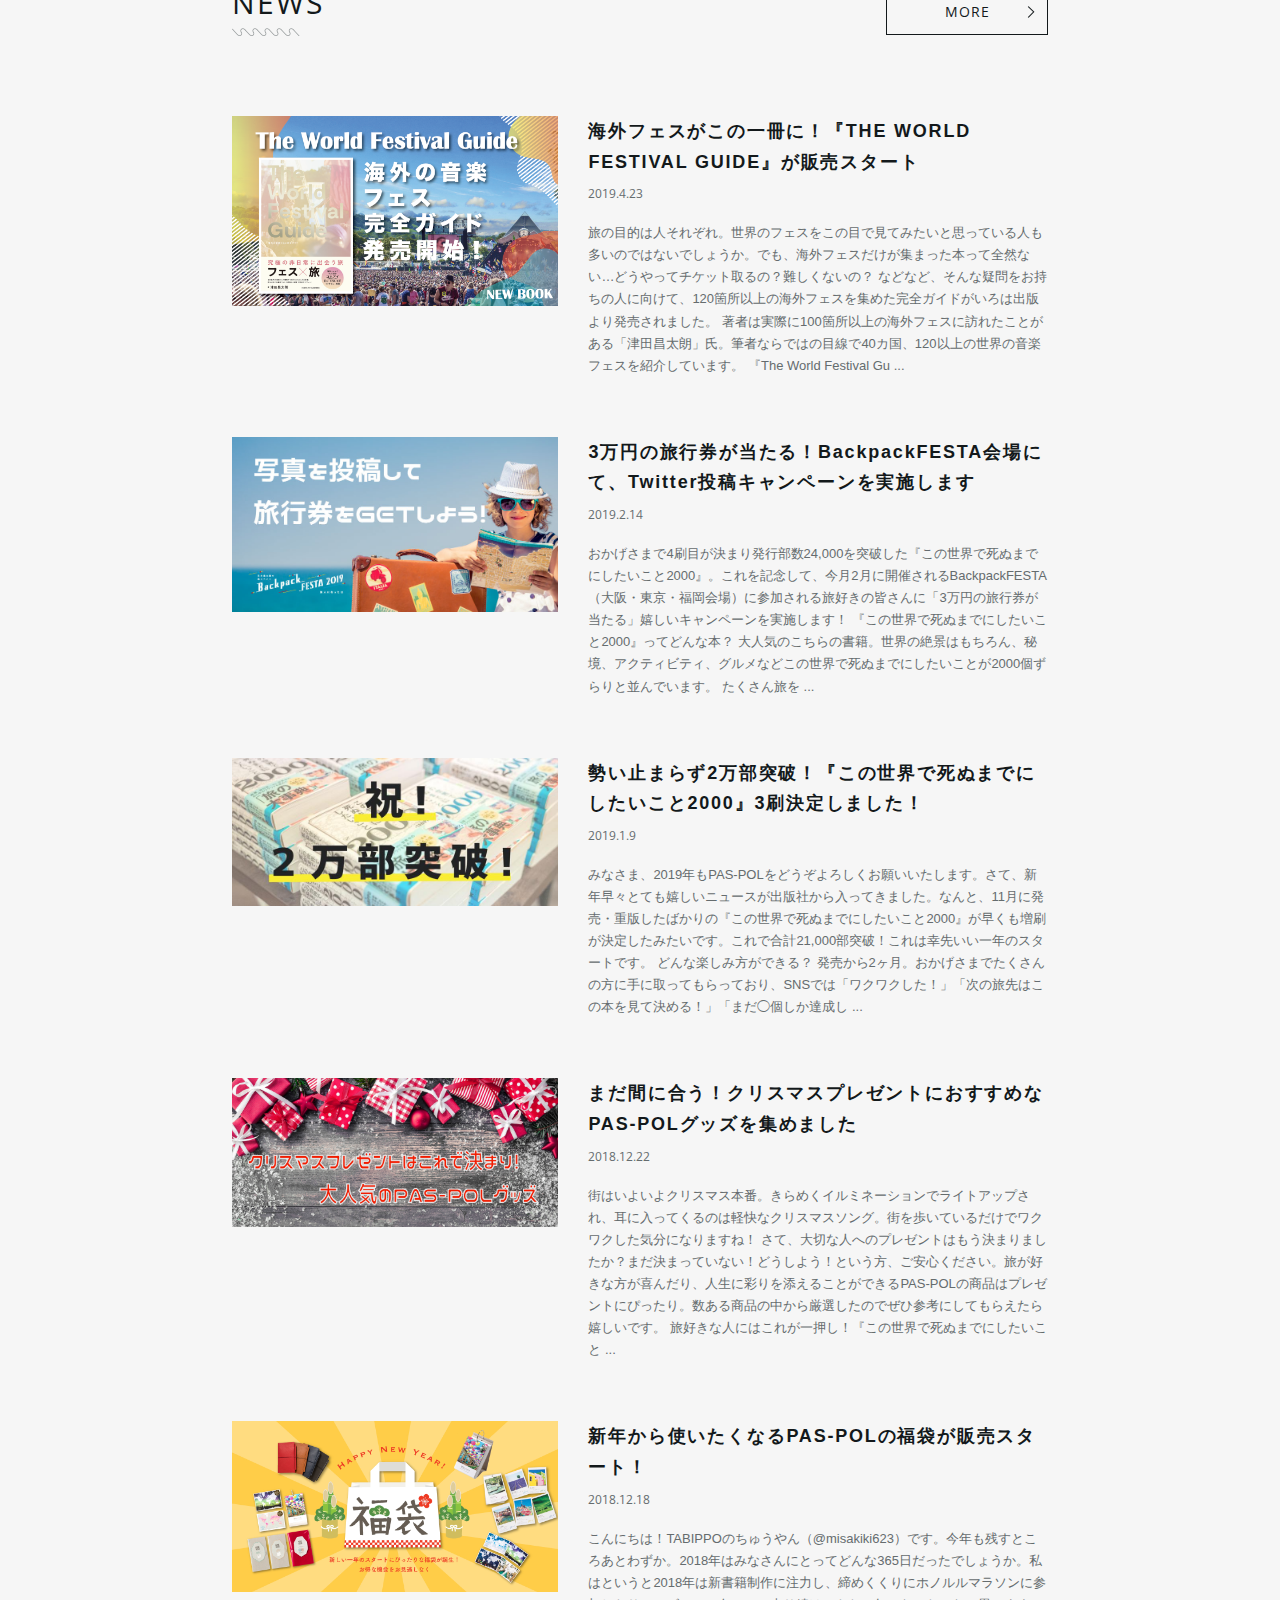
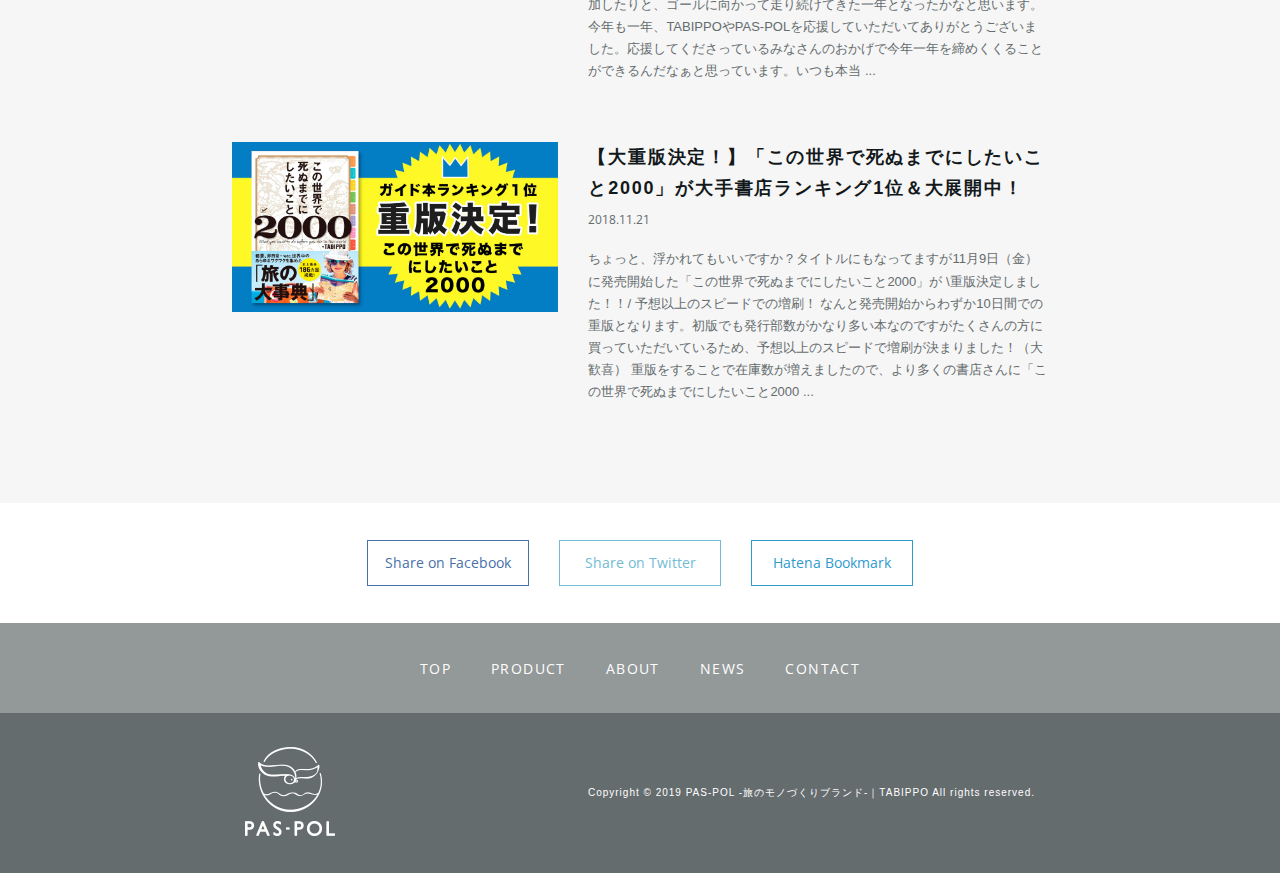
<file: PAS-POL/index.html>
<!DOCTYPE html>
<html lang="ja">
  <head>
    <meta charset="UTF-8">
    <meta name="viewport" content="width=device-width, initial-scale=1">
    <title>PAS-POL</title>
    <link rel="stylesheet" href="css/styles.css">
    <link rel="stylesheet" href="css/responsive.css">
    <link rel="shortcut icon" href="img/favicon.ico">
    <link href="https://fonts.googleapis.com/css?family=Open+Sans&display=swap" rel="stylesheet">
    <script src="https://ajax.googleapis.com/ajax/libs/jquery/3.0.0/jquery.min.js"></script>
    <script type="text/javascript" src="js/bgswitcher/jquery.bgswitcher.js"></script>
  </head>

  <body>

<!-- ↓ header ここから ↓ -->
    <header class="slide">
      <div class="header-top">
        <h1><a href="index.html"><img src="img/header-logo.png" alt="PAS-POL -旅のモノづくりブランド-" class="header-logo"></a></h1>
        <nav class="header-nav-sp">
          <ul class="header-nav">
            <li><a href="index.html">TOP</a></li>
            <li><a href="#product">PRODUCT</a></li>
            <li><a href="index.html">ABOUT</a></li>
            <li><a href="#news">NEWS</a></li>
            <li><a href="index.html">CONTACT</a></li>
          </ul>
          <div class="nav-menu">
            <p>MENU</p>
            <img src="img/hamburger.png" alt="ハンバーガーメニュー" class="hamburger">
          </div>
        </nav>
      </div>
      <img src="img/logo-sp.png" alt="スマホ用ロゴ" class="logo-sp">
      <img src="img/header-arrow.png" alt="下アロー素材" class="header-arrow">
      <img src="img/header-overlay.png" alt="スライド装飾素材" class="overlay">
    </header>
<!-- ↑ header ここまで ↑ -->

    <div class="content">

<!-- ↓ concept ここから ↓ -->
      <section class="concept">
        <div class="container">
          <div class="title-box">
            <div class="section-title">
              <h2>CONCEPT</h2>
              <img src="img/sectiontitle-underline.png" alt="セクションタイトル装飾">
            </div>
            <a href="#" class="more-button">MORE<img src="img/button-arrow.png" alt="ボタンアロー" class="button-arrow"><img src="img/button-arrow-hover.png" alt="ボタンアローホバー" class="button-arrow-hover"></a>
          </div>
          <p class="concept-heading">旅に出よう。</p>
          <p class="concept-text">僕たちが作りたいのは<br>持っているだけで旅に出たくなるモノ。<br>持っているだけでわくわくするモノ。</p>
          <p class="concept-text">それは新しい時代の “パスポート”<br>僕たちが作るものは、<br>そんな、存在でありたい。</p>
          <p class="concept-text">そして、人と人が繋がる<br>こんな時代だからこそ、<br>僕たちは、みんなでひとつのモノを<br>作ることを追求したい。</p>
          <img src="img/concept-logo.png" alt="コンセプトロゴ">
          <p class="concept-text">それは、自分と世界を繋げる<br>旅のモノづくりブランド</p>
        </div>
      </section>
<!-- ↑ concept ここまで ↑ -->

<!-- ↓ product ここから ↓ -->
      <section id="product" class="product">
        <div class="container">
          <div class="title-box">
            <div class="section-title">
              <h2>PRODUCT</h2>
              <img src="img/sectiontitle-underline.png" alt="セクションタイトル装飾">
            </div>
            <a href="#" class="more-button">MORE<img src="img/button-arrow-hover.png" alt="ボタンアローホバー" class="button-arrow-hover"><img src="img/button-arrow.png" alt="ボタンアロー" class="button-arrow"></a>
          </div>
          <div class="product-wrapper">
            <a href="#" class="product-box">
              <img src="img/product1.png" alt="#" class="product-img">
              <h3 class="product-title">The World Festival Guide -海外の音楽フェス完全ガイド-</h3>
            </a>
            <a href="#" class="product-box">
              <img src="img/product2.png" alt="#" class="product-img">
              <h3 class="product-title">この世界で死ぬまでにしたいこと2000</h3>
            </a>
            <a href="#" class="product-box">
              <img src="img/product3.png" alt="#" class="product-img">
              <h3 class="product-title">365日日本一周 絶景日めくりカレンダー</h3>
            </a>
            <a href="#" class="product-box">
              <img src="img/product4.png" alt="#" class="product-img">
              <h3 class="product-title">PASSPORT NOTEBOOK series</h3>
            </a>
            <a href="#" class="product-box">
              <img src="img/product5.png" alt="#" class="product-img">
              <h3 class="product-title">ひとり旅英会話BOOK</h3>
            </a>
            <a href="#" class="product-box">
              <img src="img/product6.png" alt="#" class="product-img">
              <h3 class="product-title">日本の絶景ポストカード　春編</h3>
            </a>
          </div>
          <div class="more-button-sp">
            <a href="#" class="more-button">MORE<img src="img/button-arrow-hover.png" alt="ボタンアローホバー" class="button-arrow-hover"><img src="img/button-arrow.png" alt="ボタンアロー" class="button-arrow"></a>
          </div>
        </div>
      </section>
<!-- ↑ product ここまで ↑ -->

<!-- ↓ news ここから ↓ -->
      <section id="news" class="news">
        <div class="container">
          <div class="title-box">
            <div class="section-title">
              <h2>NEWS</h2>
              <img src="img/sectiontitle-underline.png" alt="セクションタイトル装飾">
            </div>
            <a href="#" class="more-button">MORE<img src="img/button-arrow-hover.png" alt="ボタンアローホバー" class="button-arrow-hover"><img src="img/button-arrow.png" alt="ボタンアロー" class="button-arrow"></a>
          </div>
          <div class="news-wrapper">
            <a href="#" class="news-box">
              <img src="img/news1.png" alt="#" class="news-img">
              <div class="news-desc">
                <h3 class="news-title">海外フェスがこの一冊に！『THE WORLD FESTIVAL GUIDE』が販売スタート</h3>
                <p class="news-date">2019.4.23</p>
                <p class="news-text">旅の目的は人それぞれ。世界のフェスをこの目で見てみたいと思っている人も多いのではないでしょうか。でも、海外フェスだけが集まった本って全然ない…どうやってチケット取るの？難しくないの？ などなど、そんな疑問をお持ちの人に向けて、120箇所以上の海外フェスを集めた完全ガイドがいろは出版より発売されました。 著者は実際に100箇所以上の海外フェスに訪れたことがある「津田昌太朗」氏。筆者ならではの目線で40カ国、120以上の世界の音楽フェスを紹介しています。 『The World Festival Gu ...</p>
              </div>
            </a>
            <a href="#" class="news-box">
              <img src="img/news2.jpg" alt="#" class="news-img">
              <div class="news-desc">
                <h3 class="news-title">3万円の旅行券が当たる！BackpackFESTA会場にて、Twitter投稿キャンペーンを実施します</h3>
                <p class="news-date">2019.2.14</p>
                <p class="news-text">おかげさまで4刷目が決まり発行部数24,000を突破した『この世界で死ぬまでにしたいこと2000』。これを記念して、今月2月に開催されるBackpackFESTA（大阪・東京・福岡会場）に参加される旅好きの皆さんに「3万円の旅行券が当たる」嬉しいキャンペーンを実施します！   『この世界で死ぬまでにしたいこと2000』ってどんな本？ 大人気のこちらの書籍。世界の絶景はもちろん、秘境、アクティビティ、グルメなどこの世界で死ぬまでにしたいことが2000個ずらりと並んでいます。 たくさん旅を ...</p>
              </div>
            </a>
            <a href="#" class="news-box">
              <img src="img/news3.jpg" alt="#" class="news-img">
              <div class="news-desc">
                <h3 class="news-title">勢い止まらず2万部突破！『この世界で死ぬまでにしたいこと2000』3刷決定しました！</h3>
                <p class="news-date">2019.1.9</p>
                <p class="news-text">みなさま、2019年もPAS-POLをどうぞよろしくお願いいたします。さて、新年早々とても嬉しいニュースが出版社から入ってきました。なんと、11月に発売・重版したばかりの『この世界で死ぬまでにしたいこと2000』が早くも増刷が決定したみたいです。これで合計21,000部突破！これは幸先いい一年のスタートです。   どんな楽しみ方ができる？ 発売から2ヶ月。おかげさまでたくさんの方に手に取ってもらっており、SNSでは「ワクワクした！」「次の旅先はこの本を見て決める！」「まだ◯個しか達成し ...</p>
              </div>
            </a>
            <a href="#" class="news-box">
              <img src="img/news4.jpg" alt="#" class="news-img">
              <div class="news-desc">
                <h3 class="news-title">まだ間に合う！クリスマスプレゼントにおすすめなPAS-POLグッズを集めました</h3>
                <p class="news-date">2018.12.22</p>
                <p class="news-text">街はいよいよクリスマス本番。きらめくイルミネーションでライトアップされ、耳に入ってくるのは軽快なクリスマスソング。街を歩いているだけでワクワクした気分になりますね！ さて、大切な人へのプレゼントはもう決まりましたか？まだ決まっていない！どうしよう！という方、ご安心ください。旅が好きな方が喜んだり、人生に彩りを添えることができるPAS-POLの商品はプレゼントにぴったり。数ある商品の中から厳選したのでぜひ参考にしてもらえたら嬉しいです。 旅好きな人にはこれが一押し！『この世界で死ぬまでにしたいこと ...</p>
              </div>
            </a>
            <a href="#" class="news-box">
              <img src="img/news5.jpg" alt="#" class="news-img">
              <div class="news-desc">
                <h3 class="news-title">新年から使いたくなるPAS-POLの福袋が販売スタート！</h3>
                <p class="news-date">2018.12.18</p>
                <p class="news-text">こんにちは！TABIPPOのちゅうやん（@misakiki623）です。今年も残すところあとわずか。2018年はみなさんにとってどんな365日だったでしょうか。私はというと2018年は新書籍制作に注力し、締めくくりにホノルルマラソンに参加したりと、ゴールに向かって走り続けてきた一年となったかなと思います。 今年も一年、TABIPPOやPAS-POLを応援していただいてありがとうございました。応援してくださっているみなさんのおかげで今年一年を締めくくることができるんだなぁと思っています。いつも本当 ...</p>
              </div>
            </a>
            <a href="#" class="news-box">
              <img src="img/news6.jpg" alt="#" class="news-img">
              <div class="news-desc">
                <h3 class="news-title">【大重版決定！】「この世界で死ぬまでにしたいこと2000」が大手書店ランキング1位＆大展開中！</h3>
                <p class="news-date">2018.11.21</p>
                <p class="news-text">ちょっと、浮かれてもいいですか？タイトルにもなってますが11月9日（金）に発売開始した「この世界で死ぬまでにしたいこと2000」が   \重版決定しました！！/   予想以上のスピードでの増刷！ なんと発売開始からわずか10日間での重版となります。初版でも発行部数がかなり多い本なのですがたくさんの方に買っていただいているため、予想以上のスピードで増刷が決まりました！（大歓喜） 重版をすることで在庫数が増えましたので、より多くの書店さんに「この世界で死ぬまでにしたいこと2000 ...</p>
              </div>
            </a>
          </div>
          <div class="more-button-sp">
            <a href="#" class="more-button">MORE<img src="img/button-arrow-hover.png" alt="ボタンアローホバー" class="button-arrow-hover"><img src="img/button-arrow.png" alt="ボタンアロー" class="button-arrow"></a>
          </div>
        </div>
      </section>
    </div>
<!-- ↑ news ここまで ↑ -->

<!-- ↓ footer ここから ↓ -->
    <footer>
      <div class="share-buttons">
        <a href="#" class="share-button facebook">Share on Facebook</a>
        <a href="#" class="share-button twitter">Share on Twitter</a>
        <a href="#" class="share-button hatena">Hatena Bookmark</a>
        <a href="#" class="share-button line">Send to LINE</a>
      </div>
      <div class="footer-nav">
        <nav>
          <ul>
            <li><a href="index.html">TOP</a></li>
            <li><a href="#product">PRODUCT</a></li>
            <li><a href="index.html">ABOUT</a></li>
            <li><a href="#news">NEWS</a></li>
            <li><a href="index.html">CONTACT</a></li>
          </ul>
        </nav>
      </div>
      <div class="footer-bottom">
        <div class="footer-bottom-wrapper">
          <a href="index.html"><img src="img/footer-logo.png" alt="フッターロゴ"></a>
          <p>Copyright © 2019 PAS-POL -旅のモノづくりブランド-｜TABIPPO All rights reserved.</p>
        </div>
      </div>
    </footer>
<!-- ↑ footer ここまで ↑ -->


<!-- ↓ スライド用JavaScriptソース ↓ -->
    <script>
    $(function() {
        $('.slide').bgSwitcher({
            images: ['img/top1.jpg','img/top2.jpg','img/top3.jpg','img/top4.jpg','img/top5.jpg'], // 切り替える背景画像を指定
            interval: 7000, duration: 4000,
        });
    });
    </script>
<!-- ↑ スライド用JavaScriptソースここまで ↑ -->

    <script type="text/javascript" src="script.js"></script>
  </body>
</html>
</file>
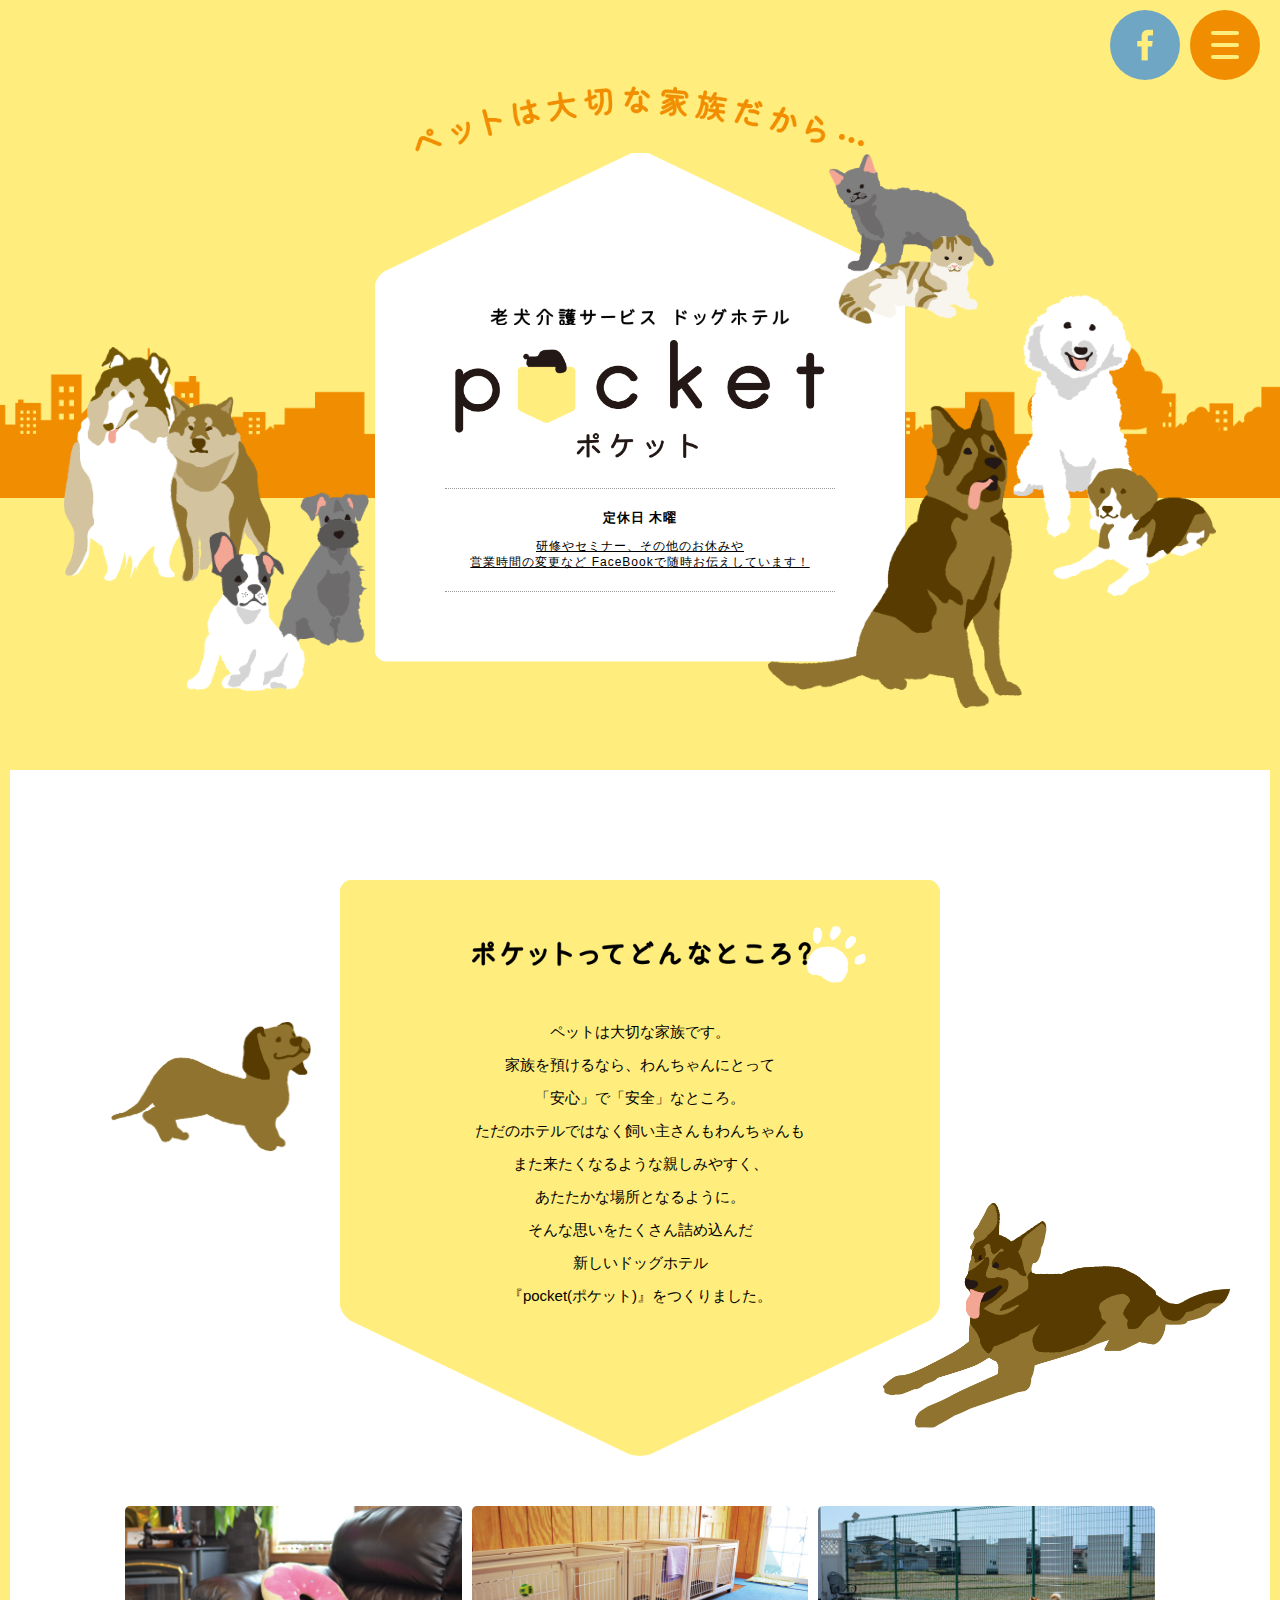
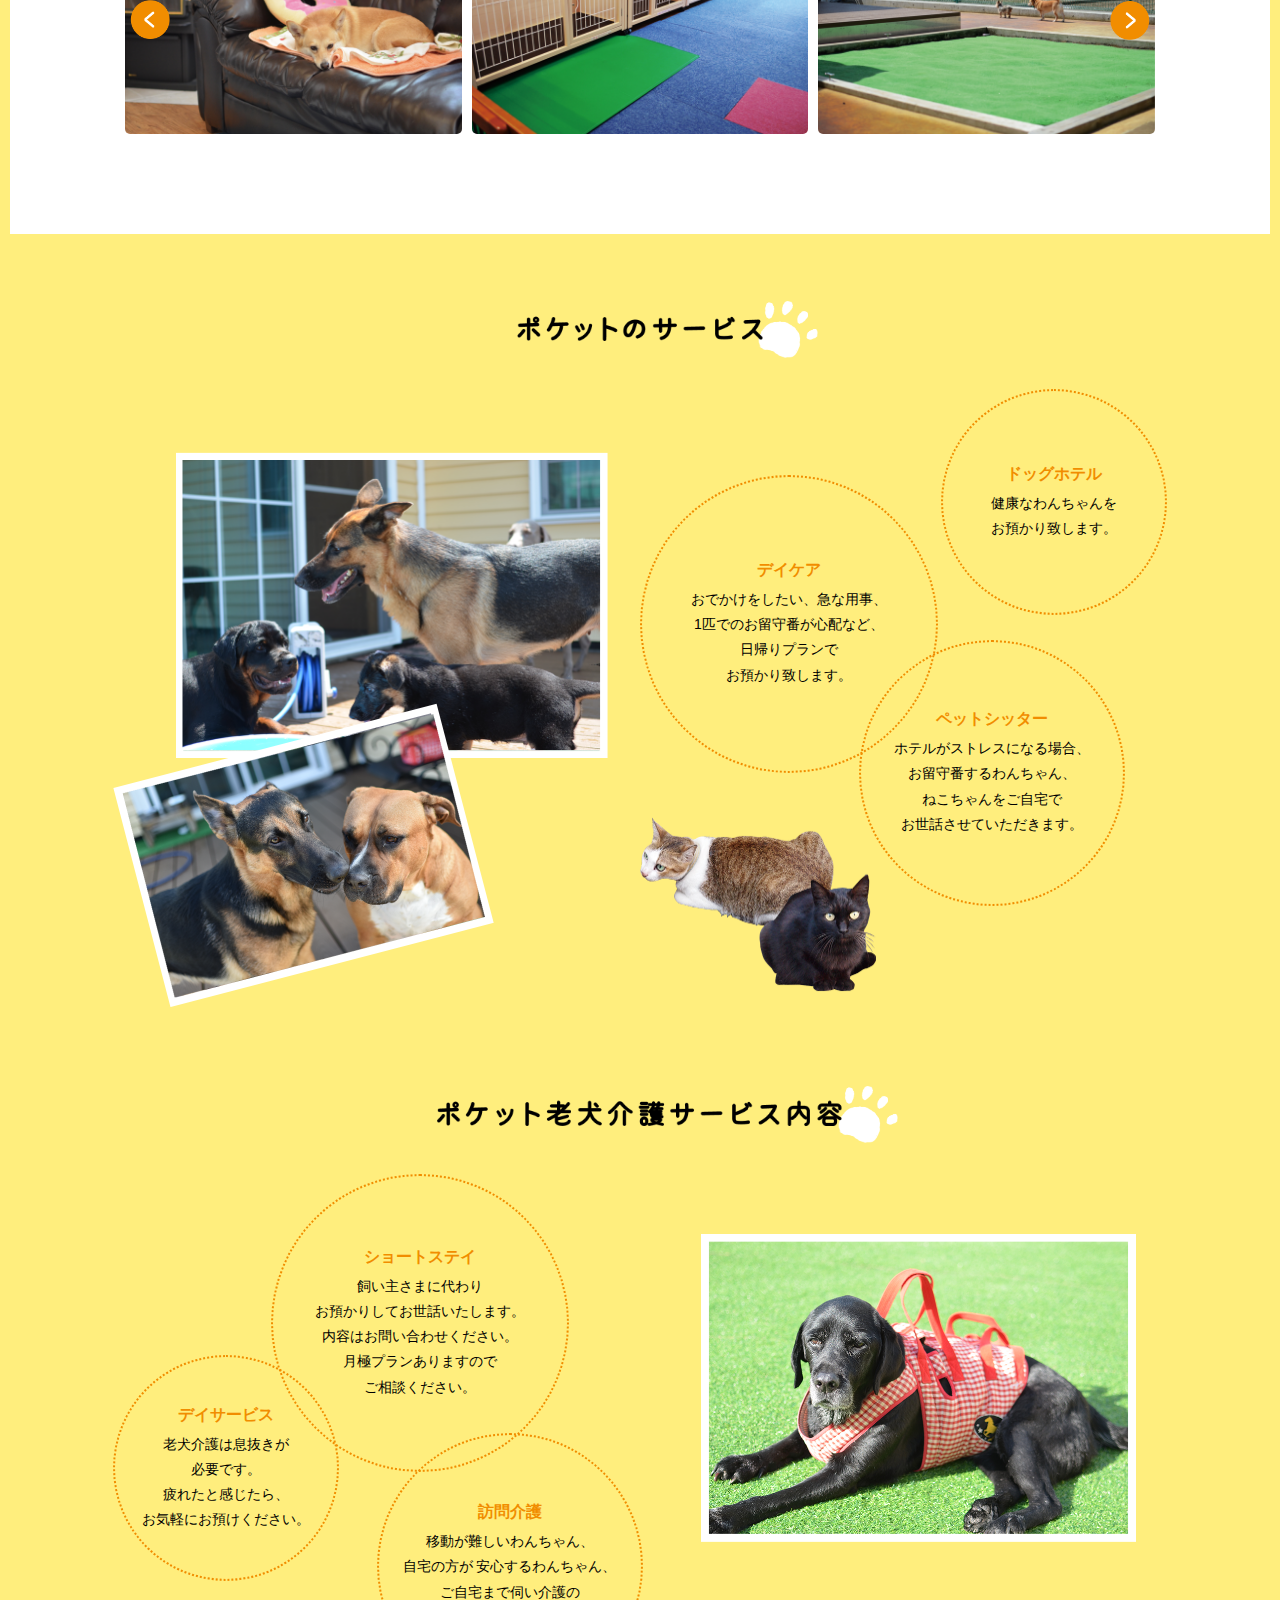
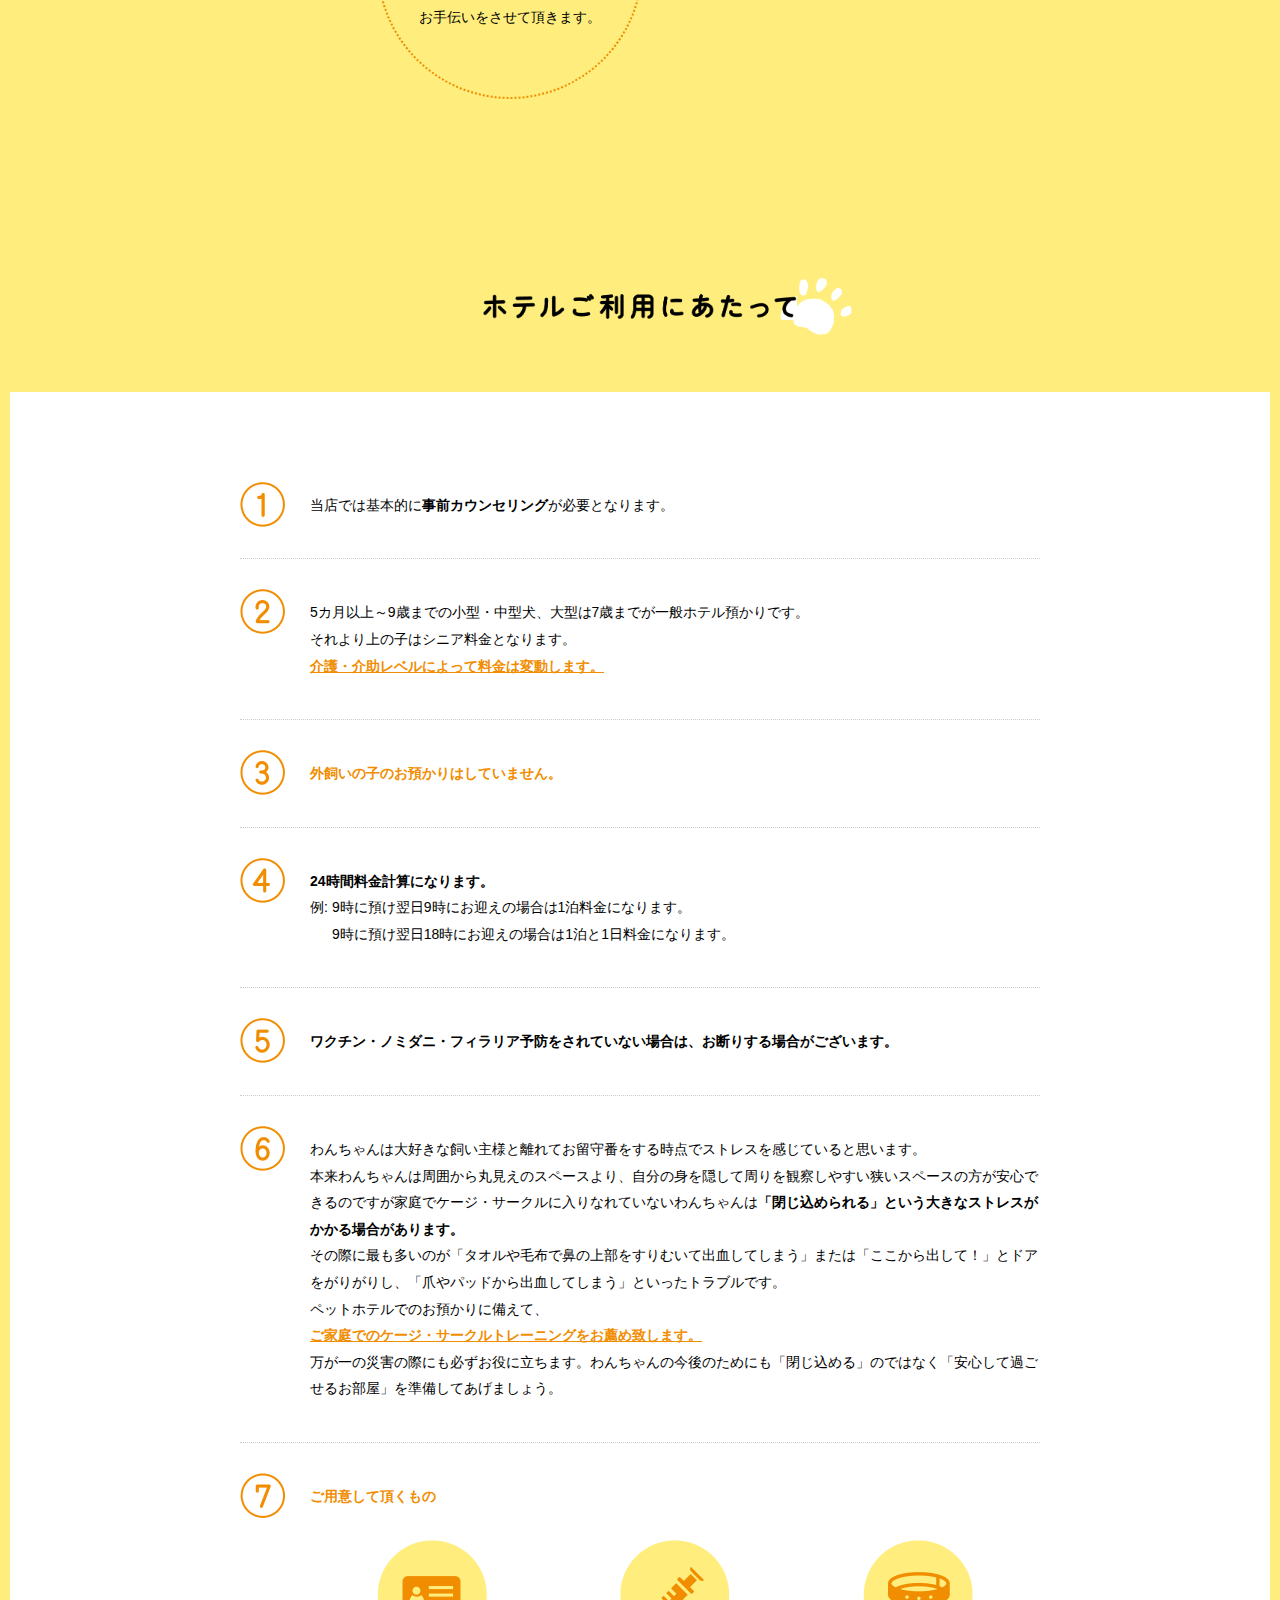
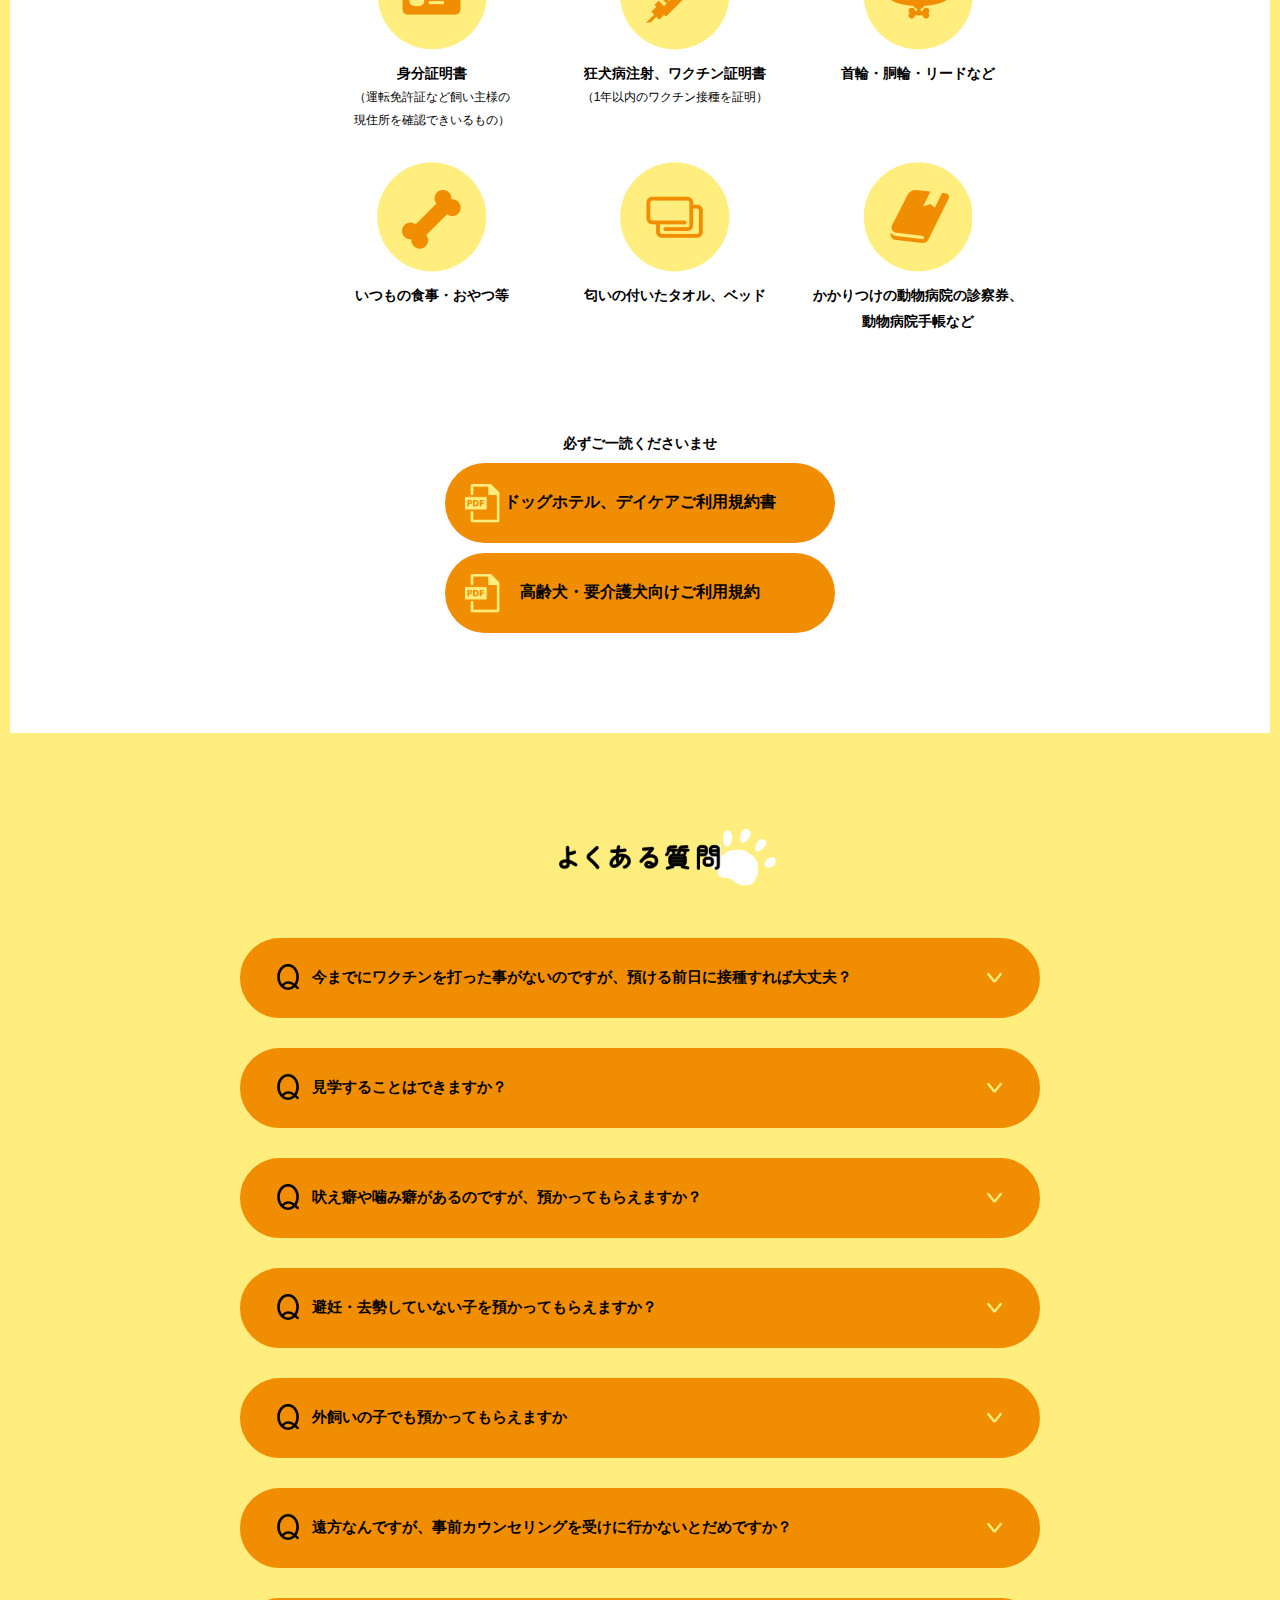
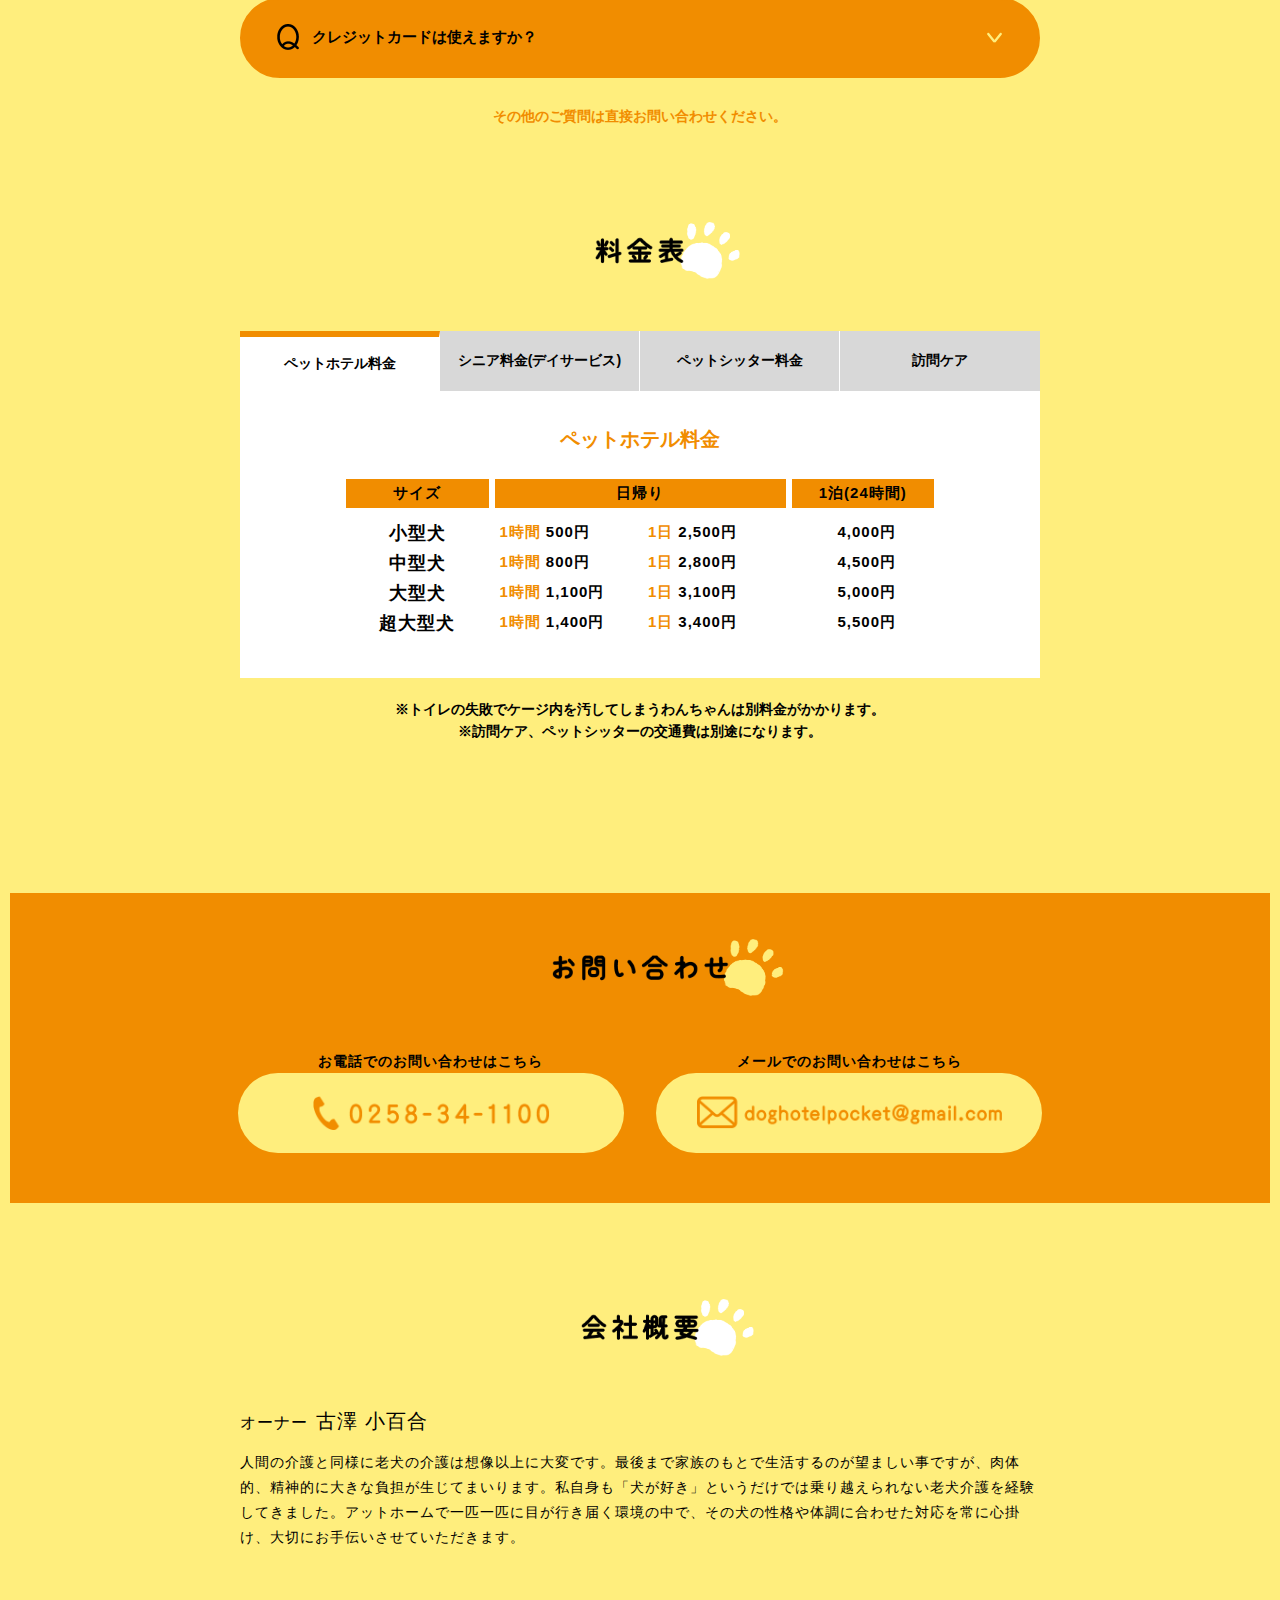
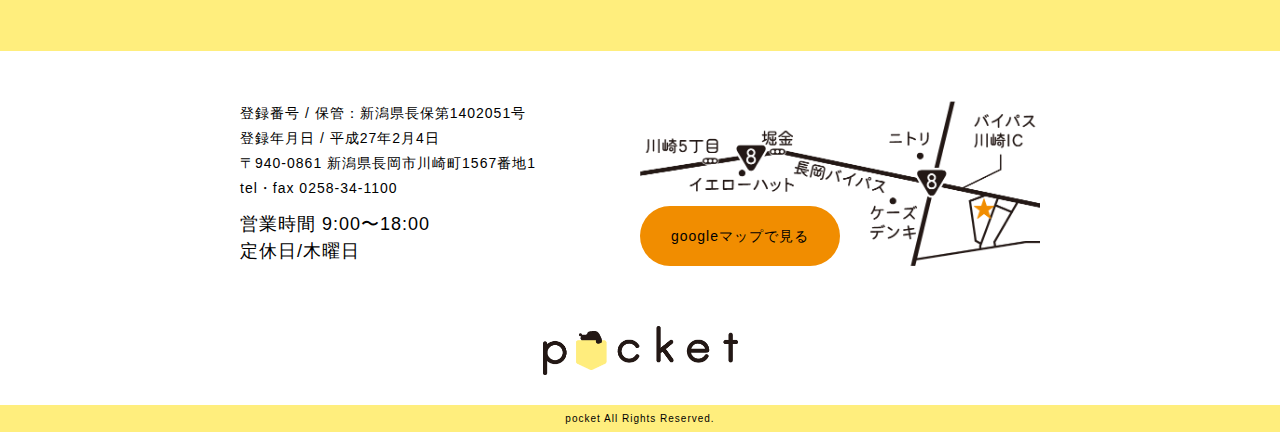
<file: pocket/index.html>
<!DOCTYPE html>
<html lang="ja">
  <head>
    <meta charset="utf-8">
    <meta name="viewport" content="width=device-width, initial-scale=1">
    <title>老犬介護サービス・ドッグホテル ポケット</title>
    <link rel="stylesheet" href="dist/css/swiper.css">
    <link rel="stylesheet" href="css/style.css">
    <link rel="stylesheet" href="css/responsive.css">
    <script src="https://ajax.googleapis.com/ajax/libs/jquery/3.0.0/jquery.min.js"></script>
  </head>

  <body>

    <!-- ↓ header ここから ↓ -->
    <header>
      <img src="img/header-lead.png" class="header-lead" alt="ペットは大切な家族だから">
      <div class="logo-wrapper">
        <h1>
          <img src="img/header-logo1.png" class="header-logo1" alt="老犬介護サービス　ドッグホテル">
          <img src="img/header-logo2.png" class="header-logo2" alt="ポケット">
        </h1>
        <div class="header-text">
          <p>定休日 木曜</p>
          <p><a href="#">研修やセミナー、その他のお休みや<br>営業時間の変更など FaceBookで随時お伝えしています！</a></p>
        </div>
      </div>
      <img src="img/header-dog1.png" class="header-dog1" alt="猫">
      <img src="img/header-dog2.png" class="header-dog2" alt="犬">
      <img src="img/header-dog3.png" class="header-dog3" alt="犬">
      <img src="img/header-dog4.png" class="header-dog4" alt="犬">
      <a href="#" class="f-btn"></a>
      <div class="m-btn">
        <span></span>
      </div>
    </header>
    <!-- ↑ header ここまで ↑ -->

    <!-- ↓ モーダル ここから ↓ -->
    <div class="modal-wrapper">
      <div class="modal">
        <nav>
          <ul class="modal-nav">
            <li><a href="#concept" class="nav-link">ポケットってどんなところ？</a></li>
            <li><a href="#service1" class="nav-link">ポケットのサービス</a></li>
            <li><a href="#service2" class="nav-link">ポケット老犬介護サービス内容</a></li>
            <li><a href="#use" class="nav-link">ホテルご利用にあたって</a></li>
            <li><a href="#faq" class="nav-link">よくある質問</a></li>
            <li><a href="#price" class="nav-link">料金表</a></li>
            <li><a href="#contact" class="nav-link">お問い合わせ</a></li>
            <li><a href="#about" class="nav-link">会社概要</a></li>
          </ul>
        </nav>
      </div>
    </div>
    <!-- ↑ モーダル ここまで ↑ -->

    <div class="content">

    <!-- ↓ concept ここから ↓ -->
      <section id="concept" class="concept">
        <img src="img/concept-dog1.png" class="concept-dog1" alt="犬">
        <div class="concept-inner">
          <h2 class="section-title"><img src="img/title1.png" alt="ポケットってどんなところ？"></h2>
          <p>ペットは大切な家族です。<br>家族を預けるなら、わんちゃんにとって<br class="sp-br">「安心」で「安全」なところ。<br>ただのホテルではなく飼い主さんもわんちゃんも<br class="sp-br">また来たくなるような親しみやすく、<br class="sp-br">あたたかな場所となるように。<br>そんな思いをたくさん詰め込んだ<br class="sp-br">新しいドッグホテル<br class="sp-br">『pocket(ポケット)』をつくりました。</p>
        </div>
        <img src="img/concept-dog2.png" class="concept-dog2" alt="犬">
        <div class="swiper-container">
          <div class="swiper-wrapper">
            <div class="swiper-slide">
              <img src="img/slider1.jpg" alt="Swiper01">
            </div>
            <div class="swiper-slide">
              <img src="img/slider2.jpg" alt="Swiper02">
            </div>
            <div class="swiper-slide">
              <img src="img/slider3.jpg" alt="Swiper03">
            </div>
            <div class="swiper-slide">
              <img src="img/slider4.jpg" alt="Swiper04">
            </div>
          </div>
          <div class="swiper-button-prev"></div>
          <div class="swiper-button-next"></div>
        </div>
      </section>
    <!-- ↑ concept ここまで ↑ -->

    <!-- ↓ service1 ここから ↓ -->
      <section id="service1" class="service1">
        <h2 class="section-title"><img src="img/title3.png" alt="ポケットのサービス"></h2>
        <div class="service1-wrapper">
          <div class="service1-left">
            <img src="img/service-img1.png" class="service-img1" alt="犬">
            <img src="img/service-img2.png" class="service-img2" alt="犬">
          </div>
          <div class="service1-right">
            <ul>
              <li class="service-box">
                <h3 class="service-title">ドッグホテル</h3>
                <p class="service-text">健康なわんちゃんを<br>お預かり致します。</p>
              </li>
              <li class="service-box">
                <h3 class="service-title">デイケア</h3>
                <p class="service-text">おでかけをしたい、急な用事、<br>1匹でのお留守番が心配など、<br>日帰りプランで<br>お預かり致します。</p>
              </li>
              <li class="service-box">
                <h3 class="service-title">ペットシッター</h3>
                <p class="service-text">ホテルがストレスになる場合、<br>お留守番するわんちゃん、<br>ねこちゃんをご自宅で<br>お世話させていただきます。</p>
              </li>
            </ul>
            <img src="img/service-img3.png" class="service-img3" alt="猫">
          </div>
        </div>
      </section>
    <!-- ↑ service1 ここまで ↑ -->

    <!-- ↓ service2 ここから ↓ -->
      <section id="service2" class="service2">
        <h2 class="section-title"><img src="img/title4.png" alt="ポケット老犬介護サービス内容"></h2>
        <div class="service2-wrapper">
          <div class="service2-right">
            <img src="img/service-img4.png" class="service-img4" alt="犬">
          </div>
          <div class="service2-left">
            <ul>
              <li class="service-box">
                <h3 class="service-title">ショートステイ</h3>
                <p class="service-text">飼い主さまに代わり<br>お預かりしてお世話いたします。<br>内容はお問い合わせください。<br>月極プランありますので<br>ご相談ください。</p>
              </li>
              <li class="service-box">
                <h3 class="service-title">デイサービス</h3>
                <p class="service-text">老犬介護は息抜きが<br>必要です。<br>疲れたと感じたら、<br>お気軽にお預けください。</p>
              </li>
              <li class="service-box">
                <h3 class="service-title">訪問介護</h3>
                <p class="service-text">移動が難しいわんちゃん、<br>自宅の方が 安心するわんちゃん、<br>ご自宅まで伺い介護の<br>お手伝いをさせて頂きます。</p>
              </li>
            </ul>
          </div>
        </div>
      </section>
    <!-- ↑ service2 ここまで ↑ -->

    <!-- ↓ use ここから ↓ -->
      <section id="use" class="use">
        <h2 class="section-title"><img src="img/title5.png" alt="ホテルご利用にあたって"></h2>
        <div class="use-wrapper">
          <ul class="use-list">
            <li class="use-item">当店では基本的に<span class="bold">事前カウンセリング</span>が必要となります。</li>
            <li class="use-item">5カ月以上～9歳までの小型・中型犬、大型は7歳までが一般ホテル預かりです。<br>それより上の子はシニア料金となります。<br><span class="bold orange underline">介護・介助レベルによって料金は変動します。</span></li>
            <li class="use-item"><span class="bold orange">外飼いの子のお預かりはしていません。</span></li>
            <li class="use-item"><span class="bold">24時間料金計算になります。</span><br>
              <div class="use-flex"><span class="left">例:</span><span class="right">9時に預け翌日9時にお迎えの場合は1泊料金になります。<br>9時に預け翌日18時にお迎えの場合は1泊と1日料金になります。</span></div>
            </li>
            <li class="use-item"><span class="bold">ワクチン・ノミダニ・フィラリア予防をされていない場合は、お断りする場合がございます。</span></li>
            <li class="use-item">わんちゃんは大好きな飼い主様と離れてお留守番をする時点でストレスを感じていると思います。<br>本来わんちゃんは周囲から丸見えのスペースより、自分の身を隠して周りを観察しやすい狭いスペースの方が安心できるのですが家庭でケージ・サークルに入りなれていないわんちゃんは<span class="bold">「閉じ込められる」という大きなストレスがかかる場合があります。</span><br>その際に最も多いのが「タオルや毛布で鼻の上部をすりむいて出血してしまう」または「ここから出して！」とドアをがりがりし、「爪やパッドから出血してしまう」といったトラブルです。<br>ペットホテルでのお預かりに備えて、<br><span class="bold orange underline">ご家庭でのケージ・サークルトレーニングをお薦め致します。</span><br>万が一の災害の際にも必ずお役に立ちます。わんちゃんの今後のためにも「閉じ込める」のではなく「安心して過ごせるお部屋」を準備してあげましょう。</li>
            <li class="use-item">
              <dl class="prepare-list">
                <dt><span class="bold orange">ご用意して頂くもの</span></dt>
                <div class="prepare-desc">
                  <dd>
                    <img src="img/item1.png" alt="身分証明書">
                    <h4>身分証明書</h4>
                    <p>（運転免許証など飼い主様の<br>現住所を確認できいるもの）</p>
                  </dd>
                  <dd>
                    <img src="img/item2.png" alt="狂犬病注射、ワクチン証明書">
                    <h4>狂犬病注射、ワクチン証明書</h4>
                    <p>（1年以内のワクチン接種を証明）</p>
                  </dd>
                  <dd>
                    <img src="img/item3.png" alt="首輪・胴輪・リードなど">
                    <h4>首輪・胴輪・リードなど</h4>
                  </dd>
                  <dd>
                    <img src="img/item4.png" alt="いつもの食事・おやつ等">
                    <h4>いつもの食事・おやつ等</h4>
                  </dd>
                  <dd>
                    <img src="img/item5.png" alt="匂いの付いたタオル、ベッド">
                    <h4>匂いの付いたタオル、ベッド</h4>
                  </dd>
                  <dd>
                    <img src="img/item6.png" alt="かかりつけの動物病院の診察券、動物病院手帳など">
                    <h4>かかりつけの動物病院の診察券、<br>動物病院手帳など</h4>
                  </dd>
                </div>
              </dl>
            </li>
          </ul>
          <div class="use-bottom">
            <p>必ずご一読くださいませ</p>
            <a href="#" class="use-button"><span>ドッグホテル、デイケア<br>ご利用規約書</span></a>
            <a href="#" class="use-button"><span>高齢犬・要介護犬向け<br>ご利用規約</span></a>
          </div>
        </div>
      </section>
    <!-- ↑ use ここまで ↑ -->

    <!-- ↓ faq ここから ↓ -->
      <section id="faq" class="faq">
        <h2 class="section-title"><img src="img/title6.png" alt="よくある質問"></h2>
        <ul class="faq-list">
          <li class="faq-item">
            <div class="question">
              <h5>今までにワクチンを打った事がないのですが、預ける前日に接種すれば大丈夫？</h5>
            </div>
            <p class="answer">ワクチンは接種後2週間ほど経過していないと効果がありません。ホテル利用の２週間前までに接種をお願いします。</p>
          </li>
          <li class="faq-item">
            <div class="question">
              <h5>見学することはできますか？</h5>
            </div>
            <p class="answer">はい、できます。ですが、他のお客様のお迎えやお手続きもございますので、必ず電話でアポイントを取ってからお越しくださいませ。<br>tel:0258-34-1100</p>
          </li>
          <li class="faq-item">
            <div class="question">
              <h5>吠え癖や噛み癖があるのですが、預かってもらえますか？</h5>
            </div>
            <p class="answer">吠える子はお預かり中吠え続け、声が枯れてしまう場合があります。そのことをご理解して頂いてのお預かりとなります。ただ噛み癖がある子はお預かりできません。</p>
          </li>
          <li class="faq-item">
            <div class="question">
              <h5>避妊・去勢していない子を預かってもらえますか？</h5>
            </div>
            <p class="answer">未去勢の男の子の場合は事前に1日お預かりをさせていただき、その時の様子を見て判断させていただきます。未避妊の女の子の場合は前回のヒート時期を明確にご提示いただき、発情中は一切お預かりできません。途中で出血した場合はお迎えに来ていただきます。</p>
          </li>
          <li class="faq-item">
            <div class="question">
              <h5>外飼いの子でも預かってもらえますか</h5>
            </div>
            <p class="answer">外飼いのわんちゃんは室内になれていないため予期せぬ行動をすることがあるので、申し訳ありませんがお預かりできません。</p>
          </li>
          <li class="faq-item">
            <div class="question">
              <h5>遠方なんですが、事前カウンセリングを受けに行かないとだめですか？</h5>
            </div>
            <p class="answer">遠方の方なら当日でも大丈夫です。お電話にて詳しくわんちゃんの情報をお聞かせください。当日情報と異なる場合はお断り致します。（見るからに不衛生、噛みつき癖など）</p>
          </li>
          <li class="faq-item">
            <div class="question">
              <h5>クレジットカードは使えますか？</h5>
            </div>
            <p class="answer">ご利用できません。</p>
          </li>
        </ul>
        <p class="faq-bottom">その他のご質問は直接お問い合わせください。</p>
      </section>
    <!-- ↑ faq ここまで ↑ -->

    <!-- ↓ price ここから ↓ -->
      <section id="price" class="price">
        <h2 class="section-title"><img src="img/title7.png" alt="料金表"></h2>

        <div class="tabs">
          <input id="hotel" type="radio" name="tab_item" checked>
          <label class="tab_item" for="hotel"><span>ペットホテル料金</span></label>
          <input id="senior" type="radio" name="tab_item">
          <label class="tab_item" for="senior"><span>シニア料金(デイサービス)</span></label>
          <input id="sitter" type="radio" name="tab_item">
          <label class="tab_item" for="sitter"><span>ペットシッター料金</span></label>
          <input id="care" type="radio" name="tab_item">
          <label class="tab_item" for="care"><span>訪問ケア</span></label>
          <div class="tab_content" id="hotel_content">
            <h6 class="tab_content_title">ペットホテル料金</h6>
            <table class="tab_content_table">
              <thead>
                <tr>
                  <th>サイズ</th>
                  <th colspan="2">日帰り</th>
                  <th>1泊(24時間)</th>
                </tr>
              </thead>
              <tbody>
                <tr>
                  <th>小型犬</th>
                  <td class="td-l"><span>1時間</span><br>500円</td>
                  <td class="td-l"><span>1日</span><br>2,500円</td>
                  <td>4,000円</td>
                </tr>
                <tr>
                  <th>中型犬</th>
                  <td class="td-l"><span>1時間</span><br>800円</td>
                  <td class="td-l"><span>1日</span><br>2,800円</td>
                  <td>4,500円</td>
                </tr>
                <tr>
                  <th>大型犬</th>
                  <td class="td-l"><span>1時間</span><br>1,100円</td>
                  <td class="td-l"><span>1日</span><br>3,100円</td>
                  <td>5,000円</td>
                </tr>
                <tr>
                  <th>超大型犬</th>
                  <td class="td-l"><span>1時間</span><br>1,400円</td>
                  <td class="td-l"><span>1日</span><br>3,400円</td>
                  <td>5,500円</td>
                </tr>
              </tbody>
            </table>
          </div>
          <div class="tab_content" id="senior_content">
            <h6 class="tab_content_title">シニア料金(デイサービス)</h6>
            <table class="tab_content_table">
              <thead>
                <tr>
                  <th>サイズ</th>
                  <th colspan="2">日帰り</th>
                  <th>1泊(24時間)</th>
                </tr>
              </thead>
              <tbody>
                <tr>
                  <th>小型犬</th>
                  <td class="td-l"><span>1時間</span><br>1,000円〜</td>
                  <td class="td-l"><span>1日</span><br>3,000円〜</td>
                  <td>4,500円〜</td>
                </tr>
                <tr>
                  <th>中型犬</th>
                  <td class="td-l"><span>1時間</span><br>1,300円〜</td>
                  <td class="td-l"><span>1日</span><br>3,300円〜</td>
                  <td>5,000円〜</td>
                </tr>
                <tr>
                  <th>大型犬</th>
                  <td class="td-l"><span>1時間</span><br>1,600円〜</td>
                  <td class="td-l"><span>1日</span><br>3,600円〜</td>
                  <td>5,500円〜</td>
                </tr>
                <tr>
                  <th>超大型犬</th>
                  <td class="td-l"><span>1時間</span><br>2,000円〜</td>
                  <td class="td-l"><span>1日</span><br>4,000円〜</td>
                  <td>6,000円〜</td>
                </tr>
              </tbody>
            </table>
          </div>
          <div class="tab_content" id="sitter_content">
            <h6 class="tab_content_title">ペットシッター料金</h6>
            <table class="tab_content_table">
              <thead>
                <tr>
                  <th>サイズ</th>
                  <th>1日1回</th>
                </tr>
              </thead>
              <tbody>
                <tr>
                  <th>小型、中型犬</th>
                  <td>3,000円</td>
                </tr>
                <tr>
                  <th>大型犬</th>
                  <td>3,500円</td>
                </tr>
                <tr>
                  <th>超大型犬</th>
                  <td>要相談</td>
                </tr>
                <tr>
                  <th>ねこちゃん</th>
                  <td>3,000円</td>
                </tr>
              </tbody>
            </table>
          </div>
          <div class="tab_content" id="care_content">
            <h6 class="tab_content_title">訪問ケア</h6>
            <table class="tab_content_table">
              <thead>
                <tr>
                  <th>サイズ</th>
                  <th>1日1回</th>
                </tr>
              </thead>
              <tbody>
                <tr>
                  <th>小型、中型犬</th>
                  <td>4,000円</td>
                </tr>
                <tr>
                  <th>大型犬</th>
                  <td>4,500円</td>
                </tr>
                <tr>
                  <th>超大型犬</th>
                  <td>要相談</td>
                </tr>
              </tbody>
            </table>
          </div>
        </div>

        <p class="price-bottom">※トイレの失敗でケージ内を汚してしまうわんちゃんは別料金がかかります。<br>※訪問ケア、ペットシッターの交通費は別途になります。</p>
      </section>
    <!-- ↑ price ここまで ↑ -->

    <!-- ↓ contact ここから ↓ -->
      <section id="contact" class="contact">
        <h2 class="section-title"><img src="img/title9.png" alt="お問い合わせ"></h2>
        <div class="contact-buttons">
          <div class="contact-button">
            <p>お電話でのお問い合わせはこちら</p>
            <a href="#"></a>
          </div>
          <div class="contact-button mail-button">
            <p>メールでのお問い合わせはこちら</p>
            <a href="#"></a>
          </div>
        </div>
      </section>
    <!-- ↑ contact ここまで ↑ -->

    <!-- ↓ about ここから ↓ -->
      <section id="about" class="about">
        <h2 class="section-title"><img src="img/title8.png" alt="会社概要"></h2>
        <div class="about-text">
          <p class="owner">オーナー<span>古澤 小百合</span></p>
          <p class="about-desc">人間の介護と同様に老犬の介護は想像以上に大変です。最後まで家族のもとで生活するのが望ましい事ですが、肉体的、精神的に大きな負担が生じてまいります。私自身も「犬が好き」というだけでは乗り越えられない老犬介護を経験してきました。アットホームで一匹一匹に目が行き届く環境の中で、その犬の性格や体調に合わせた対応を常に心掛け、大切にお手伝いさせていただきます。</p>
        </div>
      </section>
    <!-- ↑ about ここまで ↑ -->

    </div>

    <!-- ↓ footer ここから ↓ -->

    <footer>
      <div class="access">
        <div class="access-wrapper">
          <div class="access-text">
            <p>登録番号 / 保管：新潟県長保第1402051号<br>登録年月日 / 平成27年2月4日<br>〒940-0861 新潟県長岡市川崎町1567番地1<br>tel・fax 0258-34-1100</p>
            <p class="open-time">営業時間 9:00〜18:00<br>定休日/木曜日</p>
          </div>
          <div class="map">
            <img src="img/img-map.png">
            <a href="#">googleマップで見る</a>
          </div>
        </div>
        <div class="footer-logo">
          <img src="img/footer-logo.png" alt="ポケット">
        </div>
      </div>
      <div class="footer-text">
        <p>pocket All Rights Reserved.</p>
      </div>
    </footer>
    <!-- ↑ footer ここまで ↑ -->

    <script src="dist/js/swiper.js"></script>
    <script>
      var swiper = new Swiper('.swiper-container', {
        navigation: {
          nextEl: '.swiper-button-next',
          prevEl: '.swiper-button-prev',
        },
        loop: true,
        speed: 500,
        autoplay: {
          delay: 4000,
          disableOnInteraction: true
        },
        slidesPerView: 3,
        spaceBetween: 10,
        initialSlide: 0,
        breakpoints: {
          768: {
            slidesPerView: 1,
            spaceBetween: 0
          }
        }
      });
    </script>
    <script type="text/javascript" src="script.js"></script>
  </body>
</html>
</file>
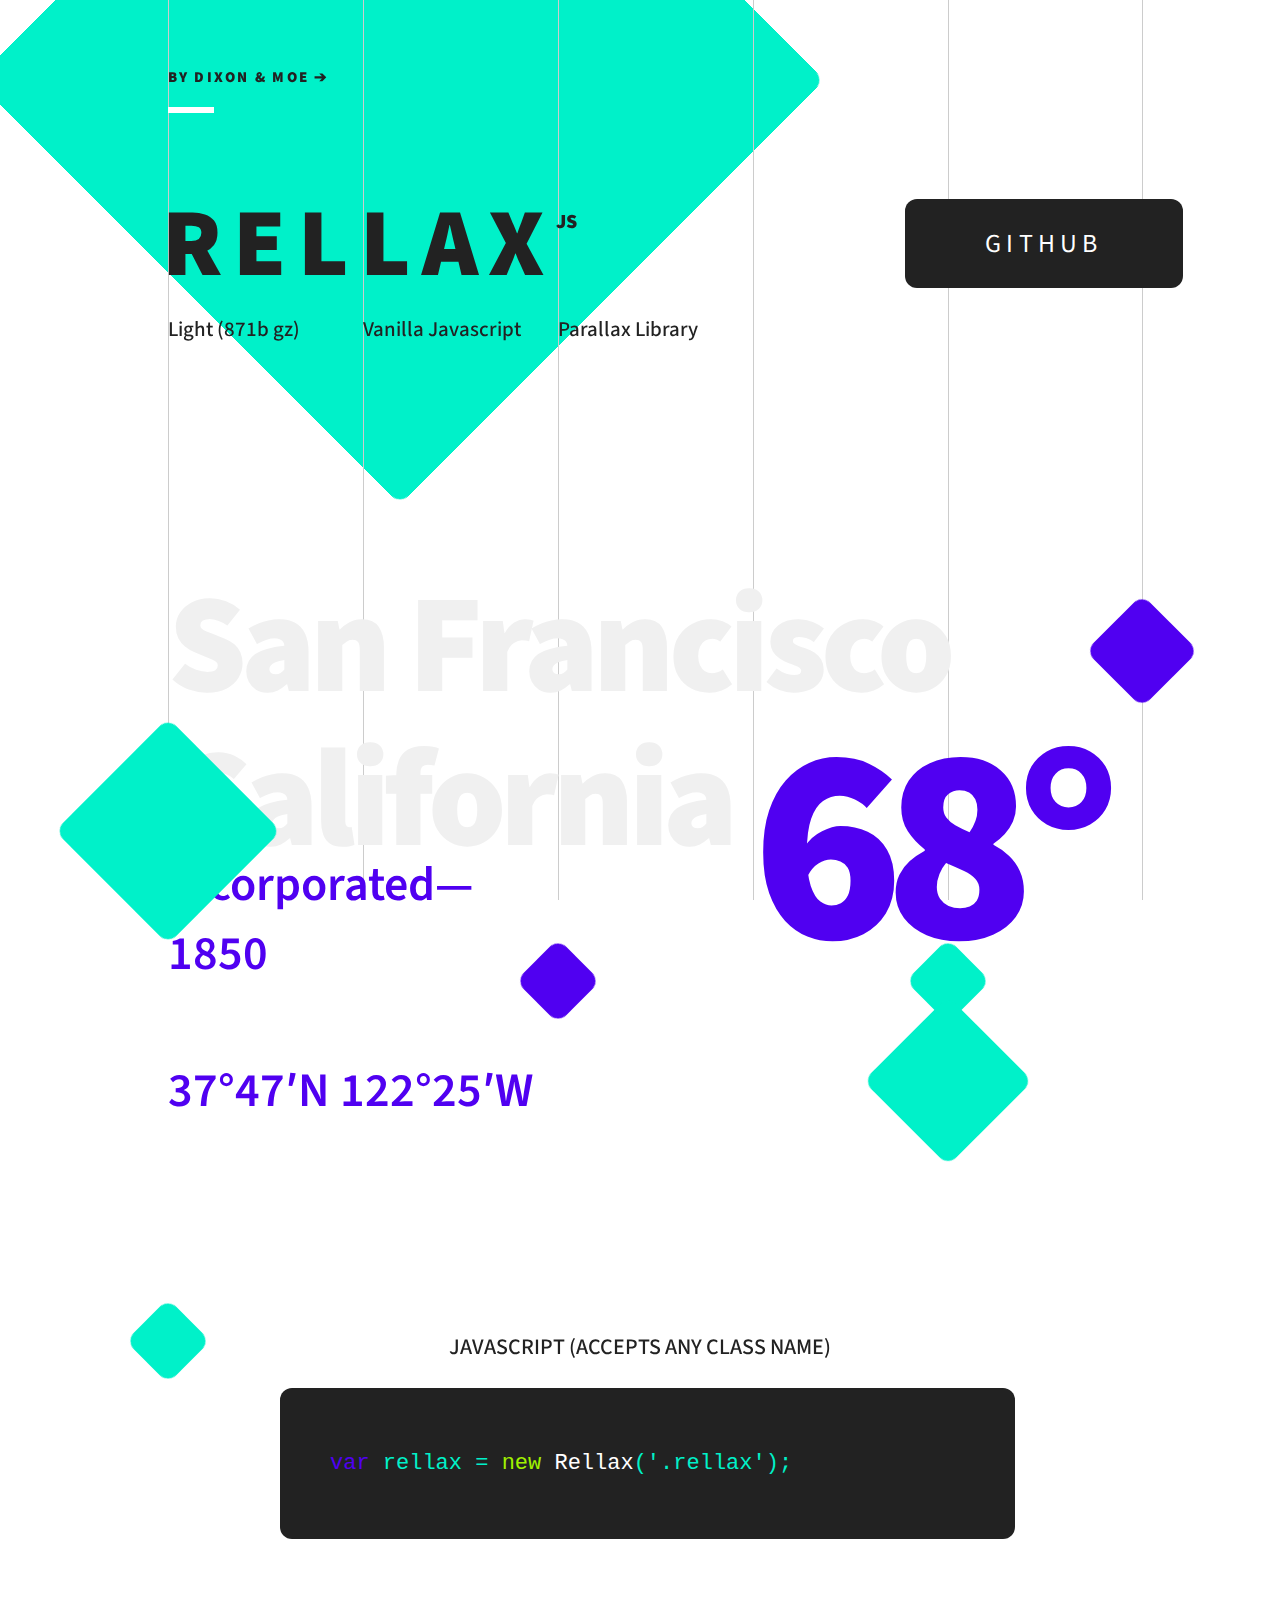
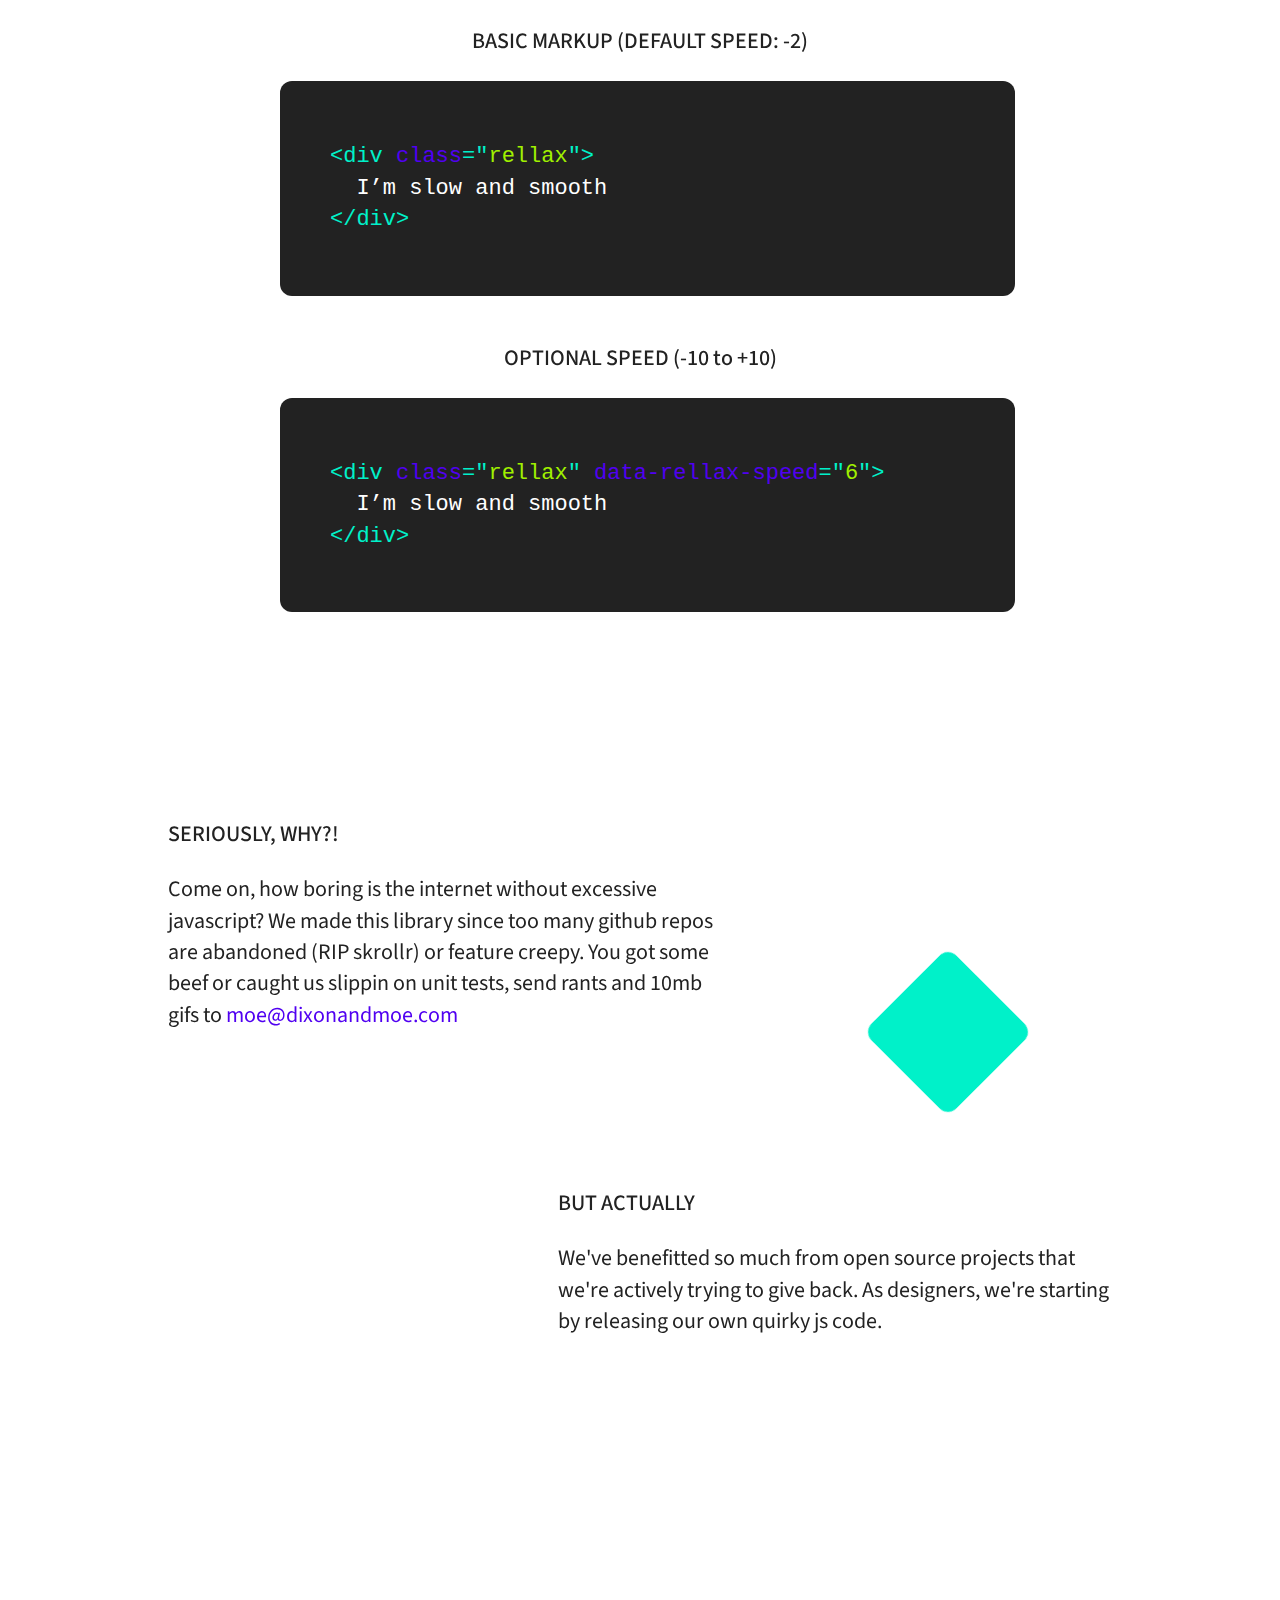
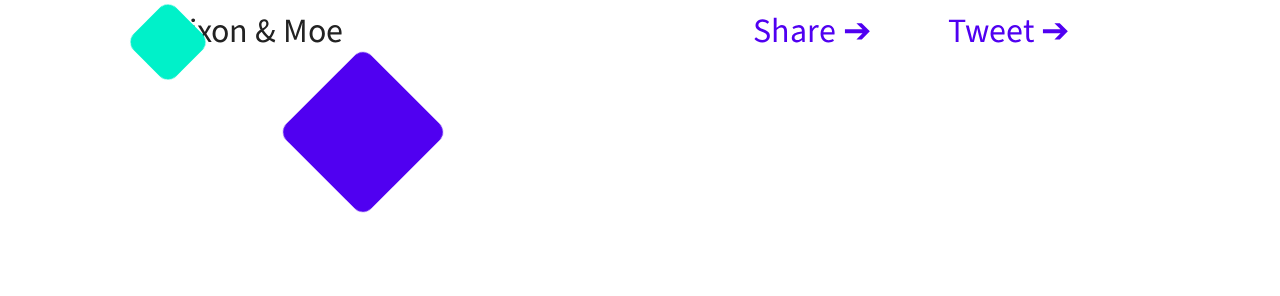
<file: LAUMELIA CAFE/js/rellax-master/demo.html>
<!DOCTYPE html>
<html lang="en">
  <head>
    <meta charset="utf-8">
    <meta http-equiv="X-UA-Compatible" content="IE=edge,chrome=1">
    <title>Vanilla Javascript Parallax Library - Rellax.js</title>
    <meta name="description" content="">
    <meta name="viewport" content="width=device-width">

    <link href='https://fonts.googleapis.com/css?family=Source+Sans+Pro:600,700,900' rel='stylesheet' type='text/css'>

    <!-- Booooooootstrap -->
    <link rel="stylesheet" href="css/bootstrap.min.css">

    <!-- Styles -->
    <link rel="stylesheet" type="text/css" href="css/main.css">

    <!--[if lt IE 9]>
    <script src="//html5shiv.googlecode.com/svn/trunk/html5.js"></script>
    <script>window.html5 || document.write('<script src="js/vendor/html5shiv.js"><\/script>')</script>
    <![endif]-->
  </head>

  <body>
    <div class="grid">
      <div class="container">
        <div class="row">
          <div class="col-md-offset-1 col-md-2">
            <div class="grid-line"></div>
          </div>
          <div class="col-md-2">
            <div class="grid-line"></div>
          </div>
          <div class="col-md-2">
            <div class="grid-line"></div>
          </div>
          <div class="col-md-2">
            <div class="grid-line"></div>
          </div>
          <div class="col-md-2">
            <div class="grid-line" style="margin-right:-30px;border-right:1px solid #ccc"></div>
          </div>
        </div>
      </div>
    </div>

    <div class="fixed-top rellax" data-rellax-speed="-2"
      style="transform: rotate(45deg);"
    >
    </div>

    <main class="main">
      <header>
        <div class="container">
          <div class="row">
            <div class="col-md-offset-1 col-md-11">
              <a href="http://dixonandmoe.com/">
                <h2>BY DIXON & MOE <span>➔</span></h2>
              </a>
              <div class="white-block"></div>
            </div>
          </div>
          <div class="title">
            <div class="row">
              <div class="col-md-offset-1 col-md-6">
                <h1>RELLAX<span>JS</span></h1>
              </div>
              <div class="col-md-4 text-right">
                <a href="https://github.com/dixonandmoe/rellax">GITHUB</a>
              </div>
            </div>
          </div>
          <div class="subtitle">
            <div class="row">
              <div class="col-md-offset-1 col-md-2">
                <h3>Light (871b gz)</h3>
              </div>
              <div class="col-md-2">
                <h3>Vanilla Javascript</h3>
              </div>
              <div class="col-md-2">
                <h3>Parallax Library</h3>
              </div>
            </div>
          </div>
        </div>
      </header>


      <section class="section san-francisco">
        <div class="absolute">
          <div class="container">
            <div class="row">
              <div class="col-md-offset-1 col-md-11">
                <h2 class="rellax" data-rellax-speed="-3">San Francisco<br>California</h2>
              </div>
            </div>
          </div>
        </div>

        <div class="absolute above">
          <div class="container">
            <div class="row">

              <div class="col-md-offset-1 col-md-2">
                <div class="lg-green rellax"
                  data-rellax-speed="2"
                  style="transform: rotate(45deg);">
                </div>
                <div class="sm-green rellax"
                  data-rellax-speed="5"
                  style="transform: rotate(45deg);">
                </div>
              </div>

              <div class="col-md-offset-2 col-md-1">
                <div class="sm-purple rellax"
                  data-rellax-speed="2"
                  style="transform: rotate(45deg);">
                </div>
              </div>

              <div class="col-md-offset-3 col-md-1">
                <div class="xs-green rellax"
                  data-rellax-speed="5"
                  style="transform: rotate(45deg);">
                </div>
                <div class="md-green rellax"
                  data-rellax-speed="1"
                  style="transform: rotate(45deg);">
                </div>
              </div>

              <div class="col-md-1">
                <div class="lg-purple rellax"
                  data-rellax-speed="3"
                  style="transform: rotate(45deg);">
                </div>
              </div>

            </div>
          </div>
        </div>


        <div class="container">

          <div class="row">
            <div class="col-md-offset-1 col-md-5">
              <div class="date">
                Incorporated—<br>
                1850<br><br>
                37°47′N 122°25′W
              </div>
            </div>
            <div class="col-md-offset-1 col-md-4">
              <div class="temp">
                68°
              </div>
            </div>
          </div>
        </div>


      </section>


      <section class="section">

      </section>


      <section class="section">
        <div style="margin-top: 200px">
          <div class="container">

              <div class="row">
                <div class="col-md-12 text-center">
                  <h4>JAVASCRIPT (ACCEPTS ANY CLASS NAME)</h4>
                </div>
              </div>

              <div class="row">
                <div class="col-md-offset-2 col-md-8">
                  <div class="text-editor">
                    <code>
                      <span class="purple">var</span> rellax = <span class="green">new</span> <span class="white">Rellax</span>('.rellax');
                    </code>
                  </div>
                </div>
              </div>


              <div class="row">
                <div class="col-md-12 text-center" style="margin-top:80px">
                  <h4>BASIC MARKUP (DEFAULT SPEED: -2)</h4>
                </div>
              </div>

              <div class="row">
                <div class="col-md-offset-2 col-md-8">
                  <div class="text-editor">
                    <code>
                      &lt;div <span class="purple">class</span>="<span class="green">rellax</span>"&gt;<br>
                      <span class="white">&nbsp;&nbsp;I’m slow and smooth</span><br>
                      &lt;/div&gt;
                    </code>
                  </div>
                </div>
              </div>


              <div class="row">
                <div class="col-md-12 text-center" style="margin-top:40px">
                  <h4>OPTIONAL SPEED (-10 to +10)</h4>
                </div>
              </div>

              <div class="row">
                <div class="col-md-offset-2 col-md-8">
                  <div class="text-editor">
                    <code>
                      &lt;div <span class="purple">class</span>="<span class="green">rellax</span>" <span class="purple">data-rellax-speed</span>="<span class="green">6</span>"&gt;<br>
                      <span class="white">&nbsp;&nbsp;I’m slow and smooth</span><br>
                      &lt;/div&gt;
                    </code>
                  </div>
                </div>
              </div>

          </div>
        </div>
      </section>



      <section class="section">

        <div class="absolute above" style="pointer-events: none;">
          <div class="container">
            <div class="row">

              <div class="col-md-offset-1 col-md-2">
                <div class="bt-green rellax"
                  data-rellax-speed="5"
                  style="transform: rotate(45deg);">
                </div>
              </div>

              <div class="col-md-offset-0 col-md-1">
                <div class="md-dixonandmoe rellax"
                  data-rellax-speed="2"
                  style="transform: rotate(45deg);">
                </div>
              </div>

              <div class="col-md-offset-5 col-md-1">
                <div class="md-twitter rellax"
                  data-rellax-speed="1"
                  style="transform: rotate(45deg);">
                </div>
              </div>

              <div class="col-md-1">
                <div class="md-facebook rellax"
                  data-rellax-speed="3"
                  data-rellax-percentage="0.5"
                  style="transform: rotate(45deg);">
                </div>
              </div>

            </div>
          </div>
        </div>

        <div class="copy" style="margin-top: 200px;margin-bottom: 500px">
          <div class="container">
            <div class="row">
              <div class="col-md-offset-1 col-md-6">
                <h4>SERIOUSLY, WHY?!</h4>
                <p>Come on, how boring is the internet without excessive javascript? We made this library since too many github repos are abandoned (RIP skrollr) or feature creepy. You got some beef or caught us slippin on unit tests, send rants and 10mb gifs to <a href="mailto:moe@dixonandmoe.">moe@dixonandmoe.com</a></p>
              </div>
            </div>

            <div class="row" style="margin-top: 140px">
              <div class="col-md-offset-5 col-md-6">
                <h4>BUT ACTUALLY</h4>
                <p>We've benefitted so much from open source projects that we're actively trying to give back. As designers, we're starting by releasing our own quirky js code.</p>
              </div>
            </div>
          </div>
        </div>
      </section>

      <section class="share">
        <div class="container">
          <div class="row">
            <div class="col-md-offset-1 col-md-3">
              <a class="dam" href="http://dixonandmoe.com/">Dixon &amp; Moe</a>
            </div>
            <div class="col-md-offset-3 col-md-2">
              <a href="https://www.facebook.com/sharer/sharer.php?u=http://dixonandmoe.com/rellax/">Share <span>➔</span></a>
            </div>
            <div class="col-md-offset-0 col-md-2">
              <a href="https://twitter.com/share?url=http://dixonandmoe.com/rellax/">Tweet <span>➔</span></a>
            </div>
          </div>
        </div>
      </section>

    </main>


    <!-- javascript -->
    <script type="text/javascript" src="rellax.js"></script>
    <script>
    	var rellax = new Rellax('.rellax', {
        // center: true
        callback: function(position) {
            // callback every position change
            console.log(position);
        }
      });
    </script>



  </body>
</html>
</file>
<file: alexs-portfolio/css/styles.css>
@charset "UTF-8";

/* --------------------------------
 *     base
 * -------------------------------- */

html, body, div, h1, h2, h3, h4, h5, h6, p, span, ul, li, i{
  margin: 0;
  padding: 0;
}

html{
  font-size: 62.5%;
}

body{
  font-size: 1.6rem;
  color: #333;
  font-family: system-ui, "Helvetica Neue", "Hiragino Kaku Gothic ProN", YuGothic, "Yu Gothic", Verdana, Meiryo, sans-serif;
}

*, *::before, *::after{
  box-sizing: border-box;
}

a, a:link, a:hover, a:visited, a:active{
  text-decoration: none;
}

/* --------------------------------
 *     parts
 * -------------------------------- */

.heading{
  font-family: 'Cambay', sans-serif;
  font-size: 4rem;
  letter-spacing: 1px;
  margin-bottom: 30px;
  text-align: center;
}

.heading::before,
.heading::after{
  content: '';
  display: inline-block;
  width: 12px;
  height: 28px;
  margin: 0 30px;
  -webkit-transform: skewX(30deg);
  -ms-transform: skewX(30deg);
  transform: skewX(30deg);
}

.heading::after{
  -webkit-transform: skewX(-30deg);
  -ms-transform: skewX(-30deg);
  transform: skewX(-30deg);
}

.pagetop{
  position: fixed;
  z-index: 100;
  right: 40px;
  bottom: 60px;
  transition: 0.5s;
}

.pagetop:hover{
  cursor: pointer;
  opacity: 0.7;
}

/* --------------------------------
 *     header
 * -------------------------------- */

header{
  background: url(../img/header-bg.png) no-repeat fixed center center;
  background-size: cover;
  height: 100vh;
  position: relative;
  padding: 15vh 0 0;
  text-align: center;
}

.title-belt{
  background-color: rgba(0, 0, 0, 0.5);
  color: #d8d8d8;
  padding: 40px 0 20px;
  width: 100%;
  text-shadow: 2px 4px 3px rgba(0, 0, 0, 0.7);
}

.site-title{
  font-family: 'DIN Condensed', sans-serif;
  font-size: 7.2rem;
  letter-spacing: 2px;
}

.site-subtitle{
  font-size: 3.2rem;
  font-family: 'Cambay', sans-serif;
}

header .alex-icon{
  width: 55px;
  margin-bottom: 11vh;
  box-shadow: 5px 5px 8px rgba(0, 0, 0, 0.5);
}

header nav{
  padding: 0 8%;
}

.header-nav{
  list-style: none;
  display: flex;
  justify-content: space-between;
  max-width: 500px;
  margin: 12vh auto 0;
  font-size: 2rem;
  letter-spacing: 1px;
}

.header-nav li a{
  color: #d8d8d8;
  padding: 10px 24px;
  background-color: transparent;
  border: 2px solid transparent;
  border-radius: 5px;
  transition: 0.7s;
}

.header-nav li a:hover{
  background-color: rgba(0, 0, 0, 0.5);
  border-color: #d8d8d8;
}

/* --------------------------------
 *     about
 * -------------------------------- */

#about{
  padding: 80px 40px;
  text-align: center;
  background: linear-gradient(-45deg, #4D636A, #DCC7B1);
  color: #fff;
}

#about .heading::before,
#about .heading::after{
  background-color: #fff;
}

#about img{
  display: block;
  border-radius: 50%;
  width: 250px;
  height: auto;
  margin: 0 auto 40px;
  box-shadow: 0 0 50px #fff;
}

#about p{
  line-height: 1.9;
  margin-bottom: 15px;
  font-size: 1.7rem;
  font-weight: bold;
}

/* --------------------------------
 *     works
 * -------------------------------- */

 #works{
   padding: 80px 5%;
   background-color: #e5e5e5;
   color: #46526b;
 }

 #works .heading{
   margin-bottom: 50px;
 }

 #works .heading::before,
 #works .heading::after{
   background-color: #46526b;
 }

 .work-box{
   max-width: 800px;
   margin: 0 auto;
   background-color: #fff;
   padding: 26px;
   margin-bottom: 30px;
 }

 .work-title{
   font-weight: bold;
   padding-left: 12px;
   border-left: 6px solid #7fc7ff;
   font-size: 2.2rem;
   margin-bottom: 30px;
 }

 .work-title a{
   color: #46526b;
 }

 .work-title a:hover{
   text-decoration: underline;
 }

 .work-inner{
   display: flex;
 }

 .work-img a{
   transition: 0.5s;
 }

 .work-img a:hover{
   opacity: 0.6;
 }

 .work-img{
   width: 45%;
   margin-right: 30px;
   text-align: center;
 }

 .work-img img{
   box-shadow: 0 0 12px #ccc;
   max-width: 100%;
   height: auto;
 }

 .work-text{
   width: 55%;
 }

.work-text p{
  font-size: 1.4rem;
  line-height: 1.5;
  margin-bottom: 12px;
  color: #333;
}

.work-text a{
  margin-left: 8px;
  padding: 2px 5px;
  border-radius: 4px;
}

.work-text a:hover{
  text-decoration: underline;
  background-color: #e5e5e5;
}

.work-text span{
  display: inline-block;
  font-size: 1.3rem;
  font-weight: bold;
  color: #fff;
  padding: 4px 8px;
  margin-right: 8px;
  border-radius: 3px;
  background-color: #73b7ec;
}

.work-img .alex-icon{
  width: 150px;
}

.empty{
  height: 150px;
  text-align: center;
  line-height: 98px;
}

/* --------------------------------
 *     profile
 * -------------------------------- */

 #profile{
   background-color: #46526b;
   color: #fff;
   padding: 60px 10% 100px;
 }

 #profile .container{
   max-width: 800px;
   margin: 0 auto;
 }

 #profile h2{
   font-size: 3.4rem;
   font-family: 'Cambay', sans-serif;
   font-weight: normal;
 }

 .profile-box{
   display: flex;
   justify-content: space-between;
   margin-top: 15px;
 }

 .profile-img{
   width: 25%;
   text-align: center;
 }

 .profile-img img{
   max-width: 200px;
   width: 100%;
   border-radius: 10px;
 }

 .profile-text{
   width: 75%;
   padding-left: 35px;
 }

 .profile-text h3{
   font-size: 2rem;
   padding-bottom: 20px;
 }

 .profile-text p{
   font-size: 1.5rem;
   margin-bottom: 20px;
   letter-spacing: 1px;
   line-height: 1.7;
 }

/* --------------------------------
 *     footer
 * -------------------------------- */

footer{
  text-align: center;
  padding: 25px;
  font-size: 1.2rem;
  background-color: #fff;
}
</file>
<file: alexs-portfolio/css/responsive.css>
@charset "UTF-8";

/* --------------------------------
 * --------------------------------
 *     レスポンシブ用CSS
 * --------------------------------
 * -------------------------------- */

@media (max-width: 768px){

/* ---- part ---- */
 .heading{
   font-size: 3.2rem;
 }
 .heading::before,
 .heading::after{
   width: 10px;
   height: 22px;
   margin: 0 21px;
 }
 .pagetop{
   right: 15px;
   bottom: 15px;
 }

 /* ---- header ---- */
 header {
   background-image: url(../img/header-bg-sp.png);
   background-attachment: scroll;
   padding: 22vh 0 0;
 }
 .title-belt{
   padding: 31px 0 13px;
 }
 .site-title{
   font-size: 4.5rem;
   letter-spacing: 1px;
 }
 .site-subtitle{
   font-size: 2rem;
 }
 header .alex-icon{
   width: 40px;
   margin-bottom: 8vh;
 }
 .header-nav{
   margin: 8vh auto 0;
   font-size: 1.5rem;
 }
 .header-nav li a{
   padding: 4px 12px;
 }

 /* ---- about ---- */
 #about img{
   width: 37%;
 }
 #about p{
   font-size: 1.4rem;
   line-height: 1.6;
 }

 /* ---- works ---- */
 .work-box{
   padding: 26px 5%;
 }
 .work-title{
   font-size: 2rem;
 }
 .work-inner{
   flex-direction: column;
 }
 .work-img{
   width: 70%;
   margin: 0 auto 22px;
 }
 .work-text{
   width: 100%;
 }
 .work-title a{
   text-decoration: underline;
 }
 .work-title a:active{
   text-decoration: underline;
 }
 .work-img a:active{
   opacity: 0.6;
 }
 .work-text a{
   text-decoration: underline;
 }
 .work-text a:active{
   background-color: #e5e5e5;
 }

 /* ---- profile ---- */
 .profile-img{
   width: 40%;
   margin: 0 auto;
 }
 .profile-box{
   display: block;
   margin-top: 30px;
 }
 .profile-text{
   width: 100%;
   margin: 35px auto 0;
   padding-left: 0;
 }
 .profile-text h3{
   text-align: center;
 }



}
</file>
<file: LAUMELIA CAFE/style.css>
@charset "UTF-8";

/* --------------------------------
 *   共通指定
 * -------------------------------- */

body, h1, h2, h3, h4, h5, h6, p, div, span, ul, li, i{
  margin: 0;
  padding: 0;
}

html{
  font-size: 62.5%;
}

body{
  font-size: 1.6rem;
  font-family: 游ゴシック体, "Yu Gothic", YuGothic, "ヒラギノ角ゴシック Pro", "Hiragino Kaku Gothic Pro", メイリオ, Meiryo, Osaka, "ＭＳ Ｐゴシック", "MS PGothic", sans-serif;
  color: #333;
}

*, *::before, *::after{
  box-sizing: border-box;
}

img{
  vertical-align: baseline;
}

a:link, a:visited, a:hover, a:active{
  /* color: #333; */
  text-decoration: none;
}

ul, li{
  list-style-type: none;
}

.clearfix::after{
  content: '';
  display: block;
  clear: both;
}

.title-box{
  padding-top: 80px;
}

.section-title{
  font-size: 3.2rem;
  font-family: "Francois One", sans-serif;
  letter-spacing: 1px;
  text-align: center;
  color: #8DB9CA;
}

.title-box::after{
  content: '';
  display: block;
  width: 80px;
  height: 2px;
  background-color: #8DB9CA;
  margin: 12px auto 30px;
}

.btn{
  background-color: #8DB9CA;
  color: #fff;
  text-align: center;
  transition: 0.5s;
}

.btn:hover{
  opacity: 0.8;
}

/* --------------------------------
 *   header
 * -------------------------------- */

 .header{
   width: 100%;
   height: 60px;
   background-color: rgba(255, 255, 255, 0.8);
   position: fixed;
   top: 0;
   left: 0;
   z-index: 10;
   box-shadow: 0 0 5px rgba(0, 0, 0, 0.5);
 }

 .header-wrapper{
   max-width: 1240px;
   margin: 0 auto;
   padding: 0 15px;
 }

 .logo{
   float: left;
   padding-top: 10px;
 }

 .header-nav{
   float: right;
   font-family: "Francois One", sans-serif;
   font-size: 0;
 }

 .header-nav li{
   display: inline-block;
   font-size: 1.6rem;
   margin-right: 20px;
 }

 .header-nav li a{
   display: inline-block;
   padding: 19px 0;
   color: #333;
   /* line-height: 60px; */
   transition: 0.5s;
 }

 .header-nav li:not(:last-child) a:hover{
   color: #8DB9CA;
 }

 .header-nav .open{
   padding: 0 20px;
   border-left: 1px solid #333;
   border-right: 1px solid #333;
 }

 .header-nav .share{
   margin-right: 0;
 }

 .header-nav .share a{
   cursor: auto;
 }

 .nav-icon{
   display: none;
   float: right;
   margin-top: 7px;
 }

 .fa-bars{
   font-size: 2.7rem;
   color: #8DB9CA;
   border: 2px solid #8DB9CA;
   border-radius: 4px;
   padding: 7px 10px;
 }

 .share-box{
   display: none;
   position: relative;
 }

 .share-box .arrow-sub-nav{
   position: absolute;
   top: 52px;
   right: 16px;
 }

 .share-box .share-list{
   background-color: #8DB9CA;
   position: absolute;
   top: 60px;
   right: 5px;
   padding: 10px 10px 4px;
 }

 .share-list li{
   display: inline-block;
 }

 .share-list a{
  transition: 0.5s;
}

.share-list a:hover{
  opacity: 0.8;
}

.share-list img{
  height: 36px;
  width: auto;
}

 /* --------------------------------
  *   モーダル
  * -------------------------------- */

.black-modal{
  display: none;
  position: fixed;
  top: 0;
  right: 0;
  bottom: 0;
  left: 0;
  background-color: rgba(0, 0, 0, 0.8);
  z-index: 100;
  padding: 7px 15px 0;
}

.black-modal .share-list{
  float: left;
}

.close-icon{
  float: right;
}

.fa-times{
  font-size: 2.7rem;
  color: #8DB9CA;
  border: 2px solid #8DB9CA;
  border-radius: 4px;
  padding: 7px 13px;
}

.black-nav{
  padding: 20px 2% 0;
}

.black-nav li{
  margin-bottom: 20px;
}

.black-nav li a{
   font-family: AppleGothic, sans-serif;
   color: #fff;
   font-size: 1.6rem;
   transition: 0.5s;
}

.black-nav li a:hover{
  opacity: 0.7;
}

/* --------------------------------
 *   top
 * -------------------------------- */

.top{
  width: 100%;
  padding-top: 60px;
}

 .slide {
 	width: 100vw;
 	height: 100vh;
 	background-position: center center;
 	background-size: cover;
 	display: flex;
 	align-items: center;
 	justify-content: center;
 }

 /* --------------------------------
  *   info
  * -------------------------------- */

.info{
  width: 100%;
  padding: 25px 5%;
  background-color: #fff;
}

.info .title-box{
  display: none;
}

.info-item{
  margin-bottom: 50px;
  position: relative;
}

.info-item:last-child{
  margin-bottom: 0;
}

.info-head{
  display: inline-block;
  font-family: "Francois One", sans-serif;
  font-size: 1.8rem;
  padding-right: 37px;
  background: url('img/arrow1.png') no-repeat right center;
  position: absolute;
  top: 0;
  left: 0;
}

.info-text{
  display: inline-block;
  padding-right: 90px;
  color: #666;
  padding-left: 94px;
}

.info-text a{
  margin-left: 21px;
  color: #666;
}

.info-text a:hover{
  text-decoration: underline;
}

.info-btn{
  display: inline-block;
  width: 70px;
  height: 26px;
  border-radius: 13px;
  line-height: 26px;
  font-size: 1.2rem;
  position: absolute;
  top: 0;
  right: 0;
}

.info-item .btn img{
  margin-left: 9px;
}

 /* --------------------------------
  *   insta
  * -------------------------------- */

.insta{
  background-image: url('img/insta_bg.png');
  text-align: center;
  width: 100%;
  padding-bottom: 80px;
}

.insta .section-title{
  background: url('img/insta_ico.png') no-repeat left center;
  display: inline-block;
  padding-left: 45px;
  color: #333;
}

.insta .hashtag{
  color: #8DB9CA;
  font-size: 1.8rem;
  font-weight: bold;
  margin-bottom: 45px;
}

.insta-wrapper{
  max-width: 1170px;
  margin: 0 auto;
  padding: 0 2%;
  width: 100%;
}

.insta-item{
  float: left;
  width: 25%;
}

.insta-item img{
  max-width: 100%;
  height: auto;
  vertical-align: bottom;
}

.insta-btn{
  position: relative;
  display: block;
  margin: 0 auto;
  width: 240px;
  height: 44px;
  border-radius: 22px;
  line-height: 44px;
  margin-top: 45px;
}

.insta-btn img{
  position: absolute;
  top: 0;
  bottom: 0;
  margin: auto;
  right: 20px;
  transition: -webkit-transform 0.5s;
  transition: transform 0.5s;
}

.insta-btn:hover img{
  -webkit-transform: translateX(8px);
  transform: translateX(8px);
}

 /* --------------------------------
  *   concept
  * -------------------------------- */

.concept{
  color: #8DB9CA;
  text-align: center;
  background-color: #fff;
}

.concept-wrapper{
  max-width: 1180px;
  margin: 0 auto;
  padding: 0 20px;
  position: relative;
}

.concept-text{
  line-height: 1.9;
  padding-bottom: 80px;
}

.concept-bg1{
  position: absolute;
  top: 0;
  bottom: 0;
  margin: auto;
  left: 30px;
}

.concept-bg2{
  position: absolute;
  top: 0;
  bottom: 0;
  margin: auto;
  right: 30px;
}

 /* --------------------------------
  *   drink
  * -------------------------------- */

.drink{
  background-image: url(img/insta_bg.png);
  padding: 80px 0;
}

.drink .title-box{
  display: none;
}

.drink-box{
  max-width: 1040px;
  margin: 0 auto;
  padding: 0 20px;
  /* display: flex;
  justify-content: space-between; */
  width: 100%;
}

.drink-item{
  float: left;
  /* max-width: 235px; */
  width: 24%;
}

.drink-item:not(:last-child){
  margin-right: 1.3%;
}

.drink-item:nth-child(odd) .drink-text{
  background-color: #808688;
}

.drink-item:nth-child(even) .drink-text{
  background-color: #89C6D4;
}

.drink-img{
  background-color: #fff;
  text-align: center;
  height: 200px;
  padding: 20px 0;
}

.drink-text{
  color: #fff;
  padding: 20px 20px 25px;
  min-height: 240px;
}

.drink-text .drink-name{
  font-size: 1.8rem;
  line-height: 1.9;
  font-family: "Francois One", sans-serif;
  height: 80px;
  letter-spacing: 1px;
}

.drink-text p{
  font-size: 1.2rem;
}

 /* --------------------------------
  *   menu
  * -------------------------------- */

.menu{
  padding: 140px 0;
  background-image: url('img/parallax01.jpg');
  background-repeat: no-repeat;
  background-position: right;
  background-size: cover;
}

.menu-wrapper{
  background-color: rgba(255, 255, 255, 0.5);
  padding: 0 15px;
}

.menu-box{
  max-width: 1000px;
  margin: 0 auto;
  background-color: #fff;
  padding: 0 15px 70px;
}

.menu-box-inners{
  max-width: 770px;
  margin: 0 auto;
}

.menu-box-inner{
  width: 345px;
}

.menu-box-inner.left-inner{
  float: left;
}

.menu-box-inner.right-inner{
  float: right;
}

.menu-item{
  border-bottom: 1px dotted #ccc;
  height: 89px;
}

.menu-item:first-child{
  border-top: 1px dotted #ccc;
}

.menu-name{
  float: left;
  padding: 6px 0 10px;
}

.menu-name h4{
  font-size: 1.9rem;
  line-height: 1.9;
  font-family: "Francois One", sans-serif;
  letter-spacing: 1px;
  color: #8db9ca;
}

.menu-name p{
  color: #757c7f;
  font-size: 1.2rem;
  font-weight: bold;
}

.menu-price{
  float: right;
  font-family: "Francois One", sans-serif;
  color: #dc688b;
  font-size: 2rem;
  /* padding-top: 15px; */
  line-height: 88px;
}

.menu-btn{
  display: block;
  margin: 0 auto;
  width: 250px;
  height: 44px;
  border-radius: 22px;
  line-height: 44px;
  font-size: 1.4rem;
  margin-top: 45px;
}

.menu-btn img{
  margin-left: 8px;
  vertical-align: middle;
}

.tabelog{
  text-align: center;
  font-size: 1.2rem;
  color: #1f0e07;
  margin-top: 10px;
}

 /* --------------------------------
  *   lesson
  * -------------------------------- */

.lesson{
  padding-bottom: 120px;
  position: relative;
}

.lesson-bg-1{
  position: fixed;
  top: 50px;
  left: -50px;
  z-index: -8;
}

.lesson-bg-2{
  position: fixed;
  bottom: -5px;
  right: -80px;
  z-index: -9;
}

.lesson-bg-3{
  position: fixed;
  bottom: -30px;
  left: 70px;
  z-index: -10;
}

.section-title-sub{
  color: #757c7f;
  font-size: 2rem;
  font-family: "Francois One", sans-serif;
  text-align: center;
  margin-bottom: 60px;
}

.section-title-sub::before,
.section-title-sub::after{
  content: '';
  display: inline-block;
  width: 10px;
  height: 1px;
  background-color: #8db9ca;
  margin: 0 12px;
  vertical-align: middle;
}

.schedule-box{
  max-width: 1000px;
  margin: 0 auto 60px;
  box-shadow: 0 0 30px #e5e5e5;
  display: flex;
  width: 100%;
}

.schedule-list{
  margin-bottom: 30px;
}

.schedule-info-box{
  padding: 40px 60px;
  width: 60%;
  background-color: #fff;
}

.schedule-item{
  border-bottom: 1px dotted #ccc;
  padding: 15px 0;
  position: relative;
  max-width: 480px;
}

.schedule-item span{
  background-color: #D2B47B;
  width: 85px;
  height: 26px;
  line-height: 26px;
  color: #fff;
  font-size: 1.2rem;
  font-weight: bold;
  display: inline-block;
  text-align: center;
  position: absolute;
  top: 0;
  bottom: 0;
  margin: auto;
  left: 0;
}

.schedule-item a{
  padding-left: 110px;
  color: #757c7f;
  font-size: 1.4rem;
  display: inline-block;
}

.schedule-item a:hover{
  text-decoration: underline;
}

.schedule-btn{
  display: block;
  width: 85px;
  height: 26px;
  border-radius: 13px;
  line-height: 26px;
  font-size: 1.2rem;
  margin-left: auto;
}

.schedule-btn img{
  margin-left: 15px;
}

.calender-box{
  padding: 40px 30px 0;
  width: 40%;
  background-color: #8DB9CA;
}

.calender-box img{
  max-width: 100%;
  height: 239px;
  margin-bottom: 10px;
}

.calender-box p{
  font-size: 1.2rem;
  color: #fff;
}

.cal-lesson-a{
  display: inline-block;
  width: 25px;
  height: 15px;
  border: 1px solid #fff;
  vertical-align: -3px;
  margin-right: 10px;
  background-color: #D2B47B;
}

.cal-lesson-b{
  display: inline-block;
  width: 25px;
  height: 15px;
  border: 1px solid #fff;
  vertical-align: -3px;
  margin-right: 10px;
  margin-left: 20px;
  background-color: #CB8998;
}

.instructor-wrapper{
  max-width: 1000px;
  margin: 0 auto;
  width: 100%;
}

.instructor-box{
  width: 48%;
  padding: 60px;
  box-shadow: 0 0 30px #e5e5e5;
  position: relative;
  background-color: #fff;
}

.instructor-box.left-box{
  float: left;
}

.instructor-box.right-box{
  float: right;
}

.instructor-photo{
  width: 270px;
  height: 270px;
  text-align: center;
  background-color: #ECEAE5;
  border-radius: 50%;
  margin: 0 auto 30px;
  overflow: hidden;
}

.instructor-name-box{
  font-weight: bold;
  padding-bottom: 10px;
  border-bottom: 1px dotted #ccc;
  margin-bottom: 15px;
}

.left-box .instructor-name-box{
  color: #D2B47B;
}

.right-box .instructor-name-box{
  color: #CB8998;
}

.instructor-name{
  float: left;
  font-size: 2.4rem;
}

.instructor-name-sub{
  float: right;
  font-size: 1.4rem;
  padding-top: 9px;
}

.instructor-text{
  font-size: 1.2rem;
  color: #757c7f;
  line-height: 1.7;
  min-height: 200px;
}

.instructor-text a{
  text-decoration: underline;
  color: #8db9ca;
}

.instructor-text a:hover{
  text-decoration: none;
  color: #8db9ca;
}

.ins-lesson-a, .ins-lesson-b{
  width: 140px;
  height: 40px;
  line-height: 40px;
  color: #fff;
  font-size: 1.4rem;
  display: inline-block;
  text-align: center;
  position: absolute;
  top: -20px;
  left: 0;
  right: 0;
  margin: auto;
}

.ins-lesson-a{
  background-color: #D2B47B;
}

.ins-lesson-b{
  background-color: #CB8998;
}

 /* --------------------------------
  *   location
  * -------------------------------- */

.location{
  background-color: #fff;
  padding-bottom: 80px;
}

.map{
  text-align: center;
  margin-bottom: 40px;
}

.map iframe{
  max-width: 1000px;
  height: 425px;
}

.location-text{
  max-width: 1000px;
  margin: 0 auto;
  color: #8db9ca;
  font-size: 1.4rem;
}

.access{
  float: left;
}

.access li{
  list-style-type: disc;
  margin-left: 15px;
  line-height: 1.7;
}

.address{
  float: right;
  text-align: right;
}

.address p{
  margin-bottom: 8px;
}

 /* --------------------------------
  *   footer
  * -------------------------------- */

.footer{
  background-color: #fff;
}

.banners{
  padding: 38px 0;
  text-align: center;
  background-color: #f8f8f8;
}

.banners img{
  padding: 2px 20px;
  vertical-align: bottom;
}

.footer-text{
  padding: 15px 0;
  max-width: 950px;
  margin: 0 auto;
}

.footer-text p{
  font-size: 1rem;
  float: left;
  font-weight: bold;
  line-height: 26px;
}

.footer-text img{
  float: right;
}

/* --------------------------------
 *   トップへ戻るボタン
 * -------------------------------- */

.pagetop{
  position: fixed;
  right: 40px;
  bottom: 150px;
  display: none;
}

.pagetop a:hover{
  opacity: 0.6;
}
</file>
<file: LAUMELIA CAFE/responsive.css>
@charset "UTF-8";

/* --------------------------------
 * --------------------------------
 *    レスポンシブ用CSS
 * --------------------------------
 * -------------------------------- */

@media (max-width:1024px){

/* ---- lesson ---- */
  .schedule-box{
    width: 96%;
  }
  .instructor-wrapper{
    width: 92%;
  }
  .instructor-box{
    width: 47%;
    padding: 30px;
  }

/* ---- location ---- */
  .map iframe{
    width: 96%;
  }
  .location-text{
    width: 96%;
  }

/* ---- footer ---- */
  .footer-text{
    width: 92%;
  }

}

@media (max-width:960px){

/* ---- header ---- */
  .header-nav{
    display: none;
  }
  .nav-icon{
    display: block;
  }

/* ---- concept ---- */
  .concept-bg1, .concept-bg2{
    width: 120px;
    height: auto;
  }

/* ---- menu ---- */
  .menu{
    padding: 50px 0;
  }
  .menu-box-inners{
    max-width: 730px;
  }
  .menu-box-inner{
    width: 305px;
  }
  .menu-name{
    width: 204px;
  }
  .menu-price{
    /* line-height: auto; */
  }
  .menu-item{
    height: auto;
  }

/* ---- lesson ---- */
  .lesson{
    padding-bottom: 50px;
  }

/* ---- location ---- */
  .location{
    padding-bottom: 45px;
  }
  .access{
    float: none;
    margin-bottom: 20px;
  }
  .address{
    float: none;
    text-align: left;
  }

}

@media (max-width:767px){

/* ---- 共通部分 ---- */
  .section-title{
    font-size: 2.5rem;
  }

/* ---- insta ---- */
  .insta .section-title{
    background-size: 22px;
    background-position: 10px center;
  }

/* ---- drink ---- */
  .drink-box{
    padding: 0 15px;
  }
  .drink-item{
    width: 48%;
  }
  .drink-item:not(:last-child){
    margin-right: 0;
  }
  .drink-item:nth-child(odd){
    margin-right: 4%;
  }
  .drink-item:nth-child(1),
  .drink-item:nth-child(2){
    margin-bottom: 20px;
  }

/* ---- menu ---- */
  .menu{
    padding: 0;
  }
  .menu-box-inner{
    width: 100%;
  }
  .menu-name{
    width: auto;
  }
  .menu-box-inner.left-inner,
  .menu-box-inner.right-inner{
    float: none;
  }
  .menu-box-inner.right-inner .menu-item:first-child{
    border-top: none;
  }

/* ---- lesson ---- */
  .lesson{
    box-shadow: inset 0 0 20px #e5e5e5;
  }
  .lesson-bg-1,
  .lesson-bg-2,
  .lesson-bg-3{
    display: none;
  }
  .schedule-box{
    display: block;
    box-shadow: none;
  }
  .schedule-info-box{
    width: 100%;
    margin: 0 auto 30px;
    padding: 15px 2% 30px;
    box-shadow: 0 0 30px #e5e5e5;
  }
  .schedule-item{
    max-width: 100%;
  }
  .calender-box{
    width: 100%;
    margin: 0 auto;
    text-align: center;
    box-shadow: 0 0 30px #e5e5e5;
    padding: 25px 0 20px;
  }
  .instructor-box{
    width: 100%;
    padding: 30px 15px;
  }
  .instructor-box.left-box,
  .instructor-box.right-box{
    float: none;
  }
  .left-box{
    margin-bottom: 50px;
  }

}


@media (max-width:540px){

/* ---- drink ---- */
  .drink-item{
    width: 100%;
  }

  .drink-item:nth-child(odd){
    margin-right: 0;
  }

  .drink-item:nth-child(3){
    margin-bottom: 20px;
  }

  /* ---- insta ---- */
  .insta-item{
    width: 50%;
  }

}
</file>
<file: PAS-POL/css/styles.css>
@charset "UTF-8";

/* --------------------------------
 *   共通指定
 * -------------------------------- */

body, h1, h2, h3, h4, h5, h6, p, div, span, ul, li, i{
  margin: 0;
  padding: 0;
}

html{
  font-size: 62.5%;
}

body{
  font-size: 1.6rem;
  font-family: "Helvetica Neue", Helvetica, Arial, 游ゴシック, YuGothic, "ヒラギノ角ゴ ProN W3", "Hiragino Kaku Gothic ProN", メイリオ, Meiryo, sans-serif;
  color: #13191b;
}

*, *::before, *::after{
  box-sizing: border-box;
}

img{
  vertical-align: baseline;
}

a:link, a:visited, a:hover, a:active{
  text-decoration: none;
}

ul, li{
  list-style-type: none;
}

.clearfix::after{
  content: '';
  display: block;
  clear: both;
}

.container{
  max-width: 816px;
  /* max-width: 940px; */
  margin: 0 auto;
}

.title-box{
  display: flex;
  justify-content: space-between;
  align-items: center;
  padding-top: 110px;
  padding-bottom: 50px;
}

.section-title h2{
  font-family: 'Open Sans', sans-serif;
  font-size: 3rem;
  font-weight: normal;
  margin-bottom: 10px;
  letter-spacing: 2px;
  line-height: 1;
}

.section-title img{
  display: block;
  width: 68px;
  height: auto;
}

.more-button{
  display: inline-block;
  width: 162px;
  height: 46px;
  font-size: 1.4rem;
  font-family: 'Open Sans', sans-serif;
  line-height: 44px;
  letter-spacing: 1px;
  border: 1px solid #13191b;
  color: #13191b;
  text-align: center;
  position: relative;
}

.more-button:hover{
  color: #fff;
  background-color: #13191b;
}

.button-arrow, .button-arrow-hover{
  position: absolute;
  top: 0;
  bottom: 0;
  margin: auto;
  right: 12px;
  width: 8px;
  height: auto;
}

.more-button:hover .button-arrow{
  display: none;
}

.more-button-sp .more-button{
  display: none;
}

/* --------------------------------
 *   header
 * -------------------------------- */

 .slide {
 	width: 100vw;
 	height: 96vh;
 	background-position: center center;
 	background-size: cover;
 	/* display: flex;
 	align-items: center;
 	justify-content: center; */
  padding: 50px 7% 0;
  position: relative;
 }

 .header-top{
   display: flex;
   justify-content: space-between;
 }

 .header-logo{
   width: 266px;
   height: auto;
 }

 .header-nav{
   display: flex;
   padding-top: 30px;
 }

 .header-nav li{
   font-family: 'Open Sans', sans-serif;
   font-size: 1.4rem;
   margin-left: 40px;
   letter-spacing: 0.1em;
 }

 .header-nav li a{
   color: #fff;
   transition: 0.5s;
   padding-bottom: 8px;
   border-bottom: 2px solid transparent;
 }

 .header-nav li a:hover{
   border-color: #fff;
 }

 .nav-menu{
   display: none;
   padding: 0 7%;
   font-family: 'Open Sans', sans-serif;
   font-size: 1.3rem;
   color: #656c6e;
   background-color: #fff;
   height: 45px;
   /* display: flex; */
   align-items: center;
   justify-content: space-between;
 }

 .hamburger{
   width: 15px;
   height: auto;
 }

 .logo-sp{
   width: 200px;
   height: auto;
   position: absolute;
   top: 265px;
   left: 0;
   right: 0;
   margin: 0 auto;
   display: none;
 }

 .header-arrow{
   width: 22px;
   height: auto;
   position: absolute;
   left: 0;
   right: 0;
   margin: 0 auto;
   bottom: 60px;
 }

 .overlay{
   position: absolute;
   left: 0;
   right: 0;
   margin: 0 auto;
   bottom: 0;
   max-width: 100%;
 }

 /* --------------------------------
  *   concept
  * -------------------------------- */

.concept{
  background-color: #f6f6f6;
  text-align: center;
}

.concept .container{
  padding: 105px 0 90px;
  width: 360px;
}

.concept .title-box{
  display: none;
}

.concept-heading{
  font-size: 4.4rem;
  letter-spacing: 2px;
  margin-bottom: 60px;
}

.concept-text{
  font-size: 2rem;
  text-align: left;
  line-height: 1.7;
  margin-bottom: 20px;
}

.concept img{
  width: 211px;
  height: auto;
  padding: 10px 0 30px;
}

 /* --------------------------------
  *   product
  * -------------------------------- */

.product{
  background-color: #fff;
  padding: 0 4.7% 60px;
}

.product-wrapper{
  display: flex;
  flex-wrap: wrap;
  justify-content: space-around;
  /* width: 100%; */
}

.product-box{
  width: 33.333%;
  margin-bottom: 40px;
  transition: 0.3s;
  padding: 0 15px;
}

.product-box:hover{
  opacity: 0.7;
}

.product-img{
  width: 100%;
  height: auto;
}

.product-title{
  font-size: 2rem;
  padding: 20px;
  letter-spacing: 2px;
  line-height: 1.7;
  color: #13191b;
}

 /* --------------------------------
  *   news
  * -------------------------------- */

.news{
  background-color: #f6f6f6;
  padding: 0 4.7% 40px;
}

.news-wrapper{
  padding-top: 30px;
}

.news-box{
  display: flex;
  align-items: flex-start;
  padding-bottom: 60px;
}

.news-box:hover{
  opacity: 0.7;
}

.news-img{
  width: 40%;
  height: auto;
  margin-right: 30px;
}

.news-desc{
  width: 60%;
}

.news-title{
  font-size: 1.8rem;
  color: #13191b;
  letter-spacing: 0.1em;
  line-height: 1.7;
}

.news-date{
  font-family: 'Open Sans', sans-serif;
  font-size: 1.2rem;
  color: #656c6e;
  padding: 8px 0 20px;
}

.news-text{
  font-size: 1.3rem;
  color: #656c6e;
  line-height: 1.7;
}

 /* --------------------------------
  *   footer
  * -------------------------------- */

.share-buttons{
  height: 120px;
  background-color: #fff;
  display: flex;
  justify-content: center;
  align-items: center;
  text-align: center;
}

.share-button{
  width: 162px;
  height: 46px;
  display: inline-block;
  font-family: 'Open Sans', sans-serif;
  font-size: 1.4rem;
  line-height: 44px;
  margin: 0 15px;
}

.facebook{
  border: 1px solid #4871a9;
  color: #4871a9;
}

.facebook:hover{
  color: #fff;
  background-color: #4871a9;
}

.twitter{
  border: 1px solid #71bcd3;
  color: #71bcd3;
}

.twitter:hover{
  color: #fff;
  background-color: #71bcd3;
}

.hatena{
  border: 1px solid #2f9bcd;
  color: #2f9bcd;
}

.hatena:hover{
  color: #fff;
  background-color: #2f9bcd;
}

.line{
  display: none;
  border: 1px solid #8dc09d;
  color: #8dc09d;
}

.line:hover{
  color: #fff;
  background-color: #8dc09d;
}

.footer-nav{
  height: 90px;
  background-color: #939899;
}

.footer-nav ul{
  height: 90px;
  display: flex;
  justify-content: center;
  align-items: center;
}

.footer-nav li{
  font-family: 'Open Sans', sans-serif;
  font-size: 1.4rem;
  letter-spacing: 0.1em;
  /* line-height: 90px; */
  margin: 0 20px;
}

.footer-nav li a{
  color: #fff;
  transition: 0.3s;
}

.footer-nav li a:hover{
  opacity: 0.7;
}

.footer-bottom{
  height: 160px;
  background-color: #656c6e;
  padding: 0 7%;
}

.footer-bottom-wrapper{
  height: 160px;
  display: flex;
  justify-content: space-between;
  align-items: center;
  max-width: 790px;
  margin: 0 auto;
}

.footer-bottom a{
  transition: 0.3s;
}

.footer-bottom a:hover{
  opacity: 0.7;
}

.footer-bottom img{
  width: 90px;
  height: auto;
  margin-right: 20px;
}

.footer-bottom p{
  color: #fff;
  font-size: 1rem;
  letter-spacing: 0.1em;
  line-height: 1.8;
}
</file>
<file: PAS-POL/css/responsive.css>
@charset "UTF-8";

/* --------------------------------
 * --------------------------------
 *    レスポンシブ用CSS
 * --------------------------------
 * -------------------------------- */

@media (max-width:900px){

/* ---- header ---- */
  .slide{
    height: 103vh;
    padding: 0;
  }
  .header-top h1{
    display: none;
  }
  .header-nav-sp{
    display: block;
    width: 100%;
    position: relative;
    z-index: 10;
  }
  .header-nav{
    display: none;
    padding-top: 0;
  }
  .header-nav li{
    margin-left: 0;
    border-bottom: 1px solid #fff;
    background-color: rgba(0, 0, 0, 0.7);
  }
  .header-nav li a{
    display: block;
    padding: 0 7%;
    /* padding-bottom: 0; */
    border-bottom: none;
    height: 55px;
    line-height: 54px;
  }
  .nav-menu{
    display: flex;
  }
  .logo-sp{
    display: block;
  }
}

@media (max-width:780px){

/* ---- product ---- */
  .product-wrapper{
    display: block;
    width: 100%;
  }
  .product-box{
    display: flex;
    align-items: flex-start;
    width: auto;
    padding: 0;
  }
  .product-img{
    width: 30%;
  }
  .product-title{
    width: 70%;
  }
}

@media (max-width:700px){

/* ---- 共通部分 ---- */
  .title-box{
    padding-top: 70px;
    padding-bottom: 30px;
  }

/* ---- concept ---- */
  .concept{
    text-align: left;
  }
  .concept .container{
    padding: 80px 7% 50px;
    width: auto;
  }
  .concept-heading{
    margin-bottom: 40px;
  }

/* ---- product ---- */
  .product{
    padding: 0 8% 30px;
  }

/* ---- news ---- */
  .news{
    padding: 0 8% 10px;
  }

/* ---- footer ---- */
 .share-button{
   margin: 0 6px;
   font-size: 1.3rem;
 }
 .footer-bottom{
   padding: 0 10%;
 }
}

@media (max-width:580px){

/* ---- footer --- */
  .share-buttons{
    flex-wrap: wrap;
    padding: 35px 3.5%;
    height: auto;
  }
  .share-button{
    width: 44.5%;
    margin: 5px 1%;
  }
  .line{
    display: inline-block;
  }
  .footer-nav{
    height: auto;
  }
  .footer-nav ul{
    display: block;
    text-align: center;
    height: auto;
  }
  .footer-nav li{
    margin: 0;
    border-top: 1px solid #fff;
  }
  .footer-nav li a{
    display: block;
    /* width: 100%; */
    height: 100%;
    padding: 17px 0 18px;
  }
  .footer-bottom{
    height: auto;
    padding: 35px 10%;
  }
  .footer-bottom-wrapper{
    height: auto;
    display: block;
    text-align: center;
  }
  .footer-bottom img{
    margin-right: 0;
    padding-bottom: 25px;
  }
}


@media (max-width:500px){

/* ---- 共通部分 ---- */
  .title-box{
    justify-content: center;
    padding-bottom: 20px;
  }
  .section-title img{
    margin: 0 auto;
  }
  .title-box .more-button{
    display: none;
  }
  .more-button-sp .more-button{
    display: block;
    margin: 0 auto 40px;
  }

/* ---- concept ---- */
  .concept .container{
    padding: 65px 7% 50px;
  }
  .concept-heading{
    font-size: 3.6rem;
    margin-bottom: 30px;
  }
  .concept-text{
    font-size: 1.5rem;
    margin-bottom: 15px;
  }
  .concept img{
    width: 148px;
    padding: 10px 0 20px;
  }

/* ---- product ---- */
  .product{
    padding: 0 7% 30px;
  }
  .product-wrapper{
    padding-bottom: 20px;
  }
  .product-box{
    display: block;
  }
  .product-img{
    width: 100%;
  }
  .product-title{
    width: 100%;
    font-size: 1.8rem;
    padding: 0 10%;
  }

/* ---- news ---- */
  .news{
    padding-bottom: 30px;
  }
  .news-box{
    display: block;
    padding-bottom: 20px;
  }
  .news-img{
    width: 100%;
    margin-right: 0;
    padding-bottom: 10px;
  }
  .news-desc{
    width: 100%;
  }
  .news-text{
    display: none;
  }
}
</file>
<file: pocket/css/style.css>
@charset "UTF-8";

/* --------------------------------
 *   共通指定
 * -------------------------------- */

body, h1, h2, h3, h4, h5, h6, p, div, span, ul, li, dl, dt, dd, i{
  margin: 0;
  padding: 0;
}

html{
  font-size: 62.5%;
}

body{
  font-size: 1.6rem;
  font-family: 游ゴシック体, "Yu Gothic", YuGothic, sans-serif;
  color: #000;
  background-color: #FFEE7D;
}

*, *::before, *::after{
  box-sizing: border-box;
}

img{
  vertical-align: bottom;
}

a:link, a:visited, a:hover, a:active{
  text-decoration: none;
}

ul, li{
  list-style-type: none;
}

.clearfix::after{
  content: '';
  display: block;
  clear: both;
}

.content{
  padding: 0 10px;
}

.section-title{
  padding: 20px 55px;
  margin-bottom: 25px;
  background: url("../img/foot5.png") no-repeat right center;
  background-size: 60px;
  display: inline-block;
}

.section-title img{
  width: auto;
  height: 30px;
}

/* --------------------------------
 *   header
 * -------------------------------- */

 header{
   background: url("../img/town.png") repeat-x center;
   background-size: 650px;
   padding-top: 85px;
   height: 770px;
   position: relative;
   width: 100%;
 }

 .header-lead{
   width: 450px;
   display: block;
   margin: 0 auto;
 }

.logo-wrapper{
  background: url("../img/back1.png") no-repeat center top;
  background-size: 530px;
  width: 530px;
  margin: 0 auto;
  height: 509px;
  padding: 0 70px;
  position: relative;
}

.header-logo1{
  width: 300px;
  /* position: absolute;
  top: 160px;
  left: 0;
  right: 0;
  margin: auto; */
  display: block;
  margin: 0 auto;
  padding-top: 155px;
}

.header-logo2{
  width: 370px;
  /* position: absolute;
  top: 195px;
  left: 0;
  right: 0;
  margin: auto; */
  display: block;
  margin: 0 auto;
  padding: 15px 0 30px;
}

.header-text{
  border-top: 1px dotted #999;
  border-bottom: 1px dotted #999;
  text-align: center;
  padding: 20px;
  letter-spacing: 1px;
}

.header-text p:first-child{
  color: #000;
  font-size: 1.3rem;
  font-weight: bold;
  padding-bottom: 12px;
}

.header-text p:last-child{
  font-size: 1.2rem;
  line-height: 1.3;
}

.header-text a{
  color: #000;
  text-decoration: underline;
}

.header-dog1{
  position: absolute;
  width: 185px;
  z-index: 10;
  top: 20%;
  left: 64%;
}

.header-dog2{
  position: absolute;
  width: 205px;
  z-index: 10;
  top: 38%;
  right: 5%;
}

.header-dog3{
  position: absolute;
  width: 305px;
  z-index: 10;
  top: 45%;
  left: 5%;
}

.header-dog4{
  position: absolute;
  width: 254px;
  z-index: 20;
  bottom: 8%;
  left: 60%;
}

.f-btn{
  position: fixed;
  z-index: 999;
  top: 10px;
  right: 100px;
  width: 70px;
  height: 70px;
  border-radius: 50%;
  background: #6FA6C3 url("../img/ico-face.png") no-repeat center;
  background-size: 16px;
  transition: 0.3s;
}

.m-btn{
  position: fixed;
  z-index: 999;
  top: 10px;
  right: 20px;
  width: 70px;
  height: 70px;
  border-radius: 50%;
  background-color: #F18D00;
  cursor: pointer;
  transition: 0.3s;
  display: flex;
  justify-content: center;
  align-items: center;
}

.m-btn span,
.m-btn span::before,
.m-btn span::after{
  position: absolute;
  content: '';
  display: block;
  width: 28px;
  height: 4px;
  border-radius: 2px;
  background-color: #FFEE7D;
  transition: 0.5s;
}

.m-btn span::before{
  bottom: 12px;
}

.m-btn span::after{
  bottom: -12px;
}

.f-btn:hover, .m-btn:hover{
  opacity: 0.7;
}

.m-btn .active::before{
  -webkit-transform: translateY(12px) rotate(-45deg);
  transform: translateY(12px) rotate(-45deg);
}

.m-btn .active{
  background-color: transparent;
}

.m-btn .active::after{
  -webkit-transform: translateY(-12px) rotate(45deg);
  transform: translateY(-12px) rotate(45deg);
}

 /* --------------------------------
  *   モーダル
  * -------------------------------- */

.modal-wrapper{
  display: none;
}

.modal{
  position: fixed;
  top: 0;
  right: 0;
  bottom: 0;
  left: 0;
  background-color: #FFEE7D;
  z-index: 900;
  display: flex;
  justify-content: center;
  align-items: center;
  text-align: center;
}

.modal-nav li{
  margin-bottom: 10px;
}

.modal-nav li a{
   color: #F18D00;
   font-size: 1.6rem;
   transition: 0.3s;
   font-weight: bold;
}

.modal-nav li a:hover{
  opacity: 0.7;
}

 /* --------------------------------
  *   concept
  * -------------------------------- */

.concept{
  background-color: #fff;
  padding: 110px 25px 100px;
  text-align: center;
  position: relative;
}

.concept-inner{
  background: #fff url("../img/back2.png") no-repeat center top;
  background-size: 600px;
  padding-top: 40px;
  display: block;
  margin: 0 auto;
  max-width: 600px;
  height: 576px;
}

.concept-inner p{
  font-size: 1.5rem;
  line-height: 2.2;
}

.concept-dog1{
  position: absolute;
  width: 200px;
  top: 250px;
  left: 8%;
  display: block;
}

.concept-dog2{
  position: absolute;
  width: 350px;
  top: 430px;
  right: 3%;
  display: block;
}

.swiper-container{
  max-width: 1030px;
  margin: 50px auto 0;
}

.swiper-wrapper{
  /* display: flex; */
}

.swiper-slide{
  /* width: 30%; */
}

.swiper-slide img{
  border-radius: 5px;
  max-width: 338px;
  width: 100%;
}

.swiper-button-prev,
.swiper-button-next {
  width: 40px;
  height: 40px;
  margin-top: -20px;
}

.swiper-button-prev {
  background: url("../img/ico-prev.png") no-repeat center center / contain;
  left: 5px;
}

.swiper-button-next {
  background: url("../img/ico-next.png") no-repeat center center / contain;
  right: 5px;
}

 /* --------------------------------
  *   service1
  * -------------------------------- */

.service1{
  text-align: center;
  padding: 60px 3% 0;
  /* height: 766px; */
}

.service1-wrapper{
  max-width: 1054px;
  margin: 0 auto;
  display: flex;
}

.service1-left{
  width: 50%;
  position: relative;
  height: 570px;
}

.service-img1{
  position: absolute;
  max-width: 433px;
  width: 82%;
  top: 11%;
  left: 12%;
  z-index: 10;
}

.service-img2{
  position: absolute;
  max-width: 382px;
  width: 100%;
  top: 55%;
  left: 0;
  z-index: 20;
}

.service1-right{
  width: 50%;
  position: relative;
  height: 570px;
}

.service-box{
  border: 2px dotted #F18D00;
  border-radius: 50%;
  position: absolute;
  display: flex;
  flex-direction: column;
  justify-content: center;
}

.service1-wrapper .service-box:nth-of-type(1){
  width: 226px;
  height: 226px;
  top: 0;
  right: 0;
}

.service1-wrapper .service-box:nth-of-type(2){
  width: 298px;
  height: 298px;
  top: 15%;
  left: 0;
}

.service1-wrapper .service-box:nth-of-type(3){
  width: 266px;
  height: 266px;
  top: 44%;
  right: 8%;
}

.service-title{
  color: #F18D00;
  font-size: 1.6rem;
  padding-bottom: 6px;
}

.service-text{
  font-size: 1.4rem;
  line-height: 1.8;
}

.service-img3{
  position: absolute;
  max-width: 238px;
  width: 100%;
  top: 75%;
  left: 0;
  z-index: 30;
}

 /* --------------------------------
  *   service2
  * -------------------------------- */

.service2{
  padding: 120px 3% 180px;
  text-align: center;
}

.service2-wrapper{
  max-width: 1054px;
  margin: 0 auto;
  display: flex;
  flex-direction: row-reverse;
}

.service2-right{
  width: 50%;
  padding: 60px 10px 150px 40px;
}

.service-img4{
  max-width: 435px;
  width: 100%;
}

.service2-left{
  width: 50%;
  position: relative;
}

.service2-wrapper .service-box:nth-of-type(1){
  width: 298px;
  height: 298px;
  top: 0;
  left: 30%;
}

.service2-wrapper .service-box:nth-of-type(2){
  width: 226px;
  height: 226px;
  top: 35%;
  left: 0;
}

.service2-wrapper .service-box:nth-of-type(3){
  width: 266px;
  height: 266px;
  top: 50%;
  left: 50%;
}

 /* --------------------------------
  *   use
  * -------------------------------- */

.use{
  text-align: center;
}

.use-wrapper{
  background-color: #fff;
  margin-top: 25px;
  padding: 60px 20px 90px;
  font-size: 1.4rem;
}

.use-list{
  text-align: left;
  max-width: 800px;
  margin: 0 auto;
  padding-bottom: 60px;
}

.use-item{
  padding: 40px 0 40px 70px;
  background: url("../img/num1.jpg") no-repeat left 30px;
  background-size: 45px;
  border-bottom: 1px dotted #ccc;
  line-height: 1.9;
}

.use-item .bold{
  font-weight: bold;
}

.use-item .orange{
  color: #F18D00;
}

.use-item .underline{
  text-decoration: underline;
}

.use-item:nth-of-type(2){
  background-image: url("../img/num2.jpg");
}

.use-item:nth-of-type(3){
  background-image: url("../img/num3.jpg");
}

.use-item:nth-of-type(4){
  background-image: url("../img/num4.jpg");
}

.use-item:nth-of-type(5){
  background-image: url("../img/num5.jpg");
}

.use-item:nth-of-type(6){
  background-image: url("../img/num6.jpg");
}

.use-item:nth-of-type(7){
  background-image: url("../img/num7.jpg");
  border-bottom: none;
}

.use-flex{
  display: flex;
}

.use-flex .left{
  width: 22px;
}

.prepare-desc{
  display: flex;
  flex-wrap: wrap;
  justify-content: space-around;
}

.prepare-desc dd{
  width: 33.3%;
  text-align: center;
  padding: 30px 5px 0;
}

.prepare-desc dd img{
  width: 110px;
  padding-bottom: 10px;
}

.prepare-desc dd p{
  font-size: 1.2rem;
}

.use-bottom{
  font-weight: bold;
}

.use-button{
  font-size: 1.6rem;
  margin: 10px auto;
  display: flex;
  justify-content: center;
  align-items: center;
  width: 390px;
  height: 80px;
  background: #F18D00 url("../img/ico-pdf.png") no-repeat 20px center;
  background-size: 35px;
  border-radius: 40px;
  color: #000;
  transition: 0.3s;
}

.use-button:hover{
  background-color: #FFEE7D;
}

.use-button br{
  display: none;
}

 /* --------------------------------
  *   faq
  * -------------------------------- */

.faq{
  text-align: center;
  padding: 90px 0;
}

.faq-list{
  padding: 20px 3% 0;
  text-align: left;
}

.faq-item{
  max-width: 800px;
  margin: 0 auto;
}

.question{
  display: flex;
  align-items: center;
  height: 80px;
  background: #F18D00 no-repeat;
  background-image: url("../img/ico-q.png"), url("../img/ico-down.png");
  background-position: 35px center, right 35px center;
  background-size: 24px, 17px;
  padding: 0 70px;
  border: 2px solid #F18D00;
  border-radius: 40px;
  transition: 0.3s;
  margin-bottom: 30px;
}

.question h5{
  font-size: 1.5rem;
}

.question:hover{
  background-color: #FFEE7D;
}

.answer{
  display: none;
  font-size: 1.4rem;
  padding: 0 30px 30px;
  line-height: 1.8;
}

.faq-bottom{
  font-size: 1.4rem;
  font-weight: bold;
  color: #F18D00;
}

 /* --------------------------------
  *   price
  * -------------------------------- */

.price{
  text-align: center;
  padding: 0 20px 150px;
}

/*タブ切り替え全体のスタイル*/
.tabs {
  padding-bottom: 40px;
  background-color: #fff;
  max-width: 800px;
  margin: 20px auto 0;
  font-weight: bold;
}

/*タブのスタイル*/
.tab_item {
  width: 25%;
  height: 60px;
  background-color: #d8d8d8;
  /* line-height: 60px; */
  font-size: 14px;
  text-align: center;
  /* display: block; */
  display: flex;
  justify-content: center;
  align-items: center;
  float: left;
  padding: 0 5px;
}

.tab_item:not(:last-of-type){
  border-right: 1px solid #fff;
}

/*ラジオボタンを全て消す*/
input[name="tab_item"] {
  display: none;
}

/*タブ切り替えの中身のスタイル*/
.tab_content {
  /* display: none; */
  height: 0;
  clear: both;
  overflow: hidden;
  opacity: 0;
  transition: opacity 0.5s;
}

.tab_content_title{
  padding-bottom: 20px;
  color: #F18D00;
  font-size: 2rem;
}

.tab_content_table{
  max-width: 600px;
  width: 100%;
  border-collapse: collapse;
}

thead th{
  border: 6px solid #fff;
  border-bottom-width: 10px;
  background-color: #F18D00;
  font-size: 1.5rem;
  padding: 5px 0;
  letter-spacing: 1px;
}

#hotel_content th,
#hotel_content td,
#senior_content th,
#senior_content td{
  width: 25%;
}

#sitter_content th,
#sitter_content td,
#care_content th,
#care_content td{
  width: 50%;
}

tbody th{
  font-size: 1.8rem;
  letter-spacing: 1px;
  padding: 3px 8px;
}

tbody td{
  font-size: 1.5rem;
  letter-spacing: 1px;
  padding: 3px 0 3px 8px;
}

tbody br{
  display: none;
}

.td-l{
  text-align: left;
}

.td-l span{
  color: #F18D00;
  padding-right: 5px;
}

/*選択されているタブのコンテンツのみを表示*/
#hotel:checked ~ #hotel_content,
#senior:checked ~ #senior_content,
#sitter:checked ~ #sitter_content,
#care:checked ~ #care_content {
  /* display: block; */
  height: auto;
  padding: 35px 100px 0;
  opacity: 1;
}

/*選択されているタブのスタイルを変える*/
.tabs input:checked + .tab_item {
  background-color: #fff;
  border-top: 6px solid #F18D00;
  /* line-height: 54px; */
}

.price-bottom{
  font-weight: bold;
  font-size: 1.4rem;
  margin-top: 20px;
  line-height: 1.6;
}

 /* --------------------------------
  *   contact
  * -------------------------------- */

.contact{
  background-color: #F18D00;
  text-align: center;
  padding: 40px 3% 50px;
}

.contact .section-title{
  background-image: url("../img/foot4.png");
}

.contact-buttons{
  display: flex;
  justify-content: space-between;
  max-width: 804px;
  margin: 25px auto 0;
}

.contact-button{
  width: 48%;
}

.contact-button p{
  font-size: 1.4rem;
  font-weight: bold;
  letter-spacing: 1px;
  padding-bottom: 2px;
}

.contact-button a{
  display: block;
  /* max-width: 382px; */
  width: 100%;
  height: 80px;
  background: #FFEE7D url("../img/btn-tel.png") no-repeat center center;
  background-size: 79%;
  border-radius: 40px;
  transition: 0.5s;
}

.mail-button a{
  background-image: url("../img/btn-mail.png");
}

.contact-button a:hover{
  background-color: #fff;
}

 /* --------------------------------
  *   about
  * -------------------------------- */

.about{
  padding: 90px 3% 100px;
  text-align: center;
}

.about-text{
  text-align: left;
  max-width: 800px;
  margin: 20px auto 0;
  letter-spacing: 1px;
}

.owner span{
  font-size: 2rem;
  margin-left: 8px;
}

.about-desc{
  font-size: 1.4rem;
  padding-top: 15px;
  line-height: 1.8;
}

 /* --------------------------------
  *   footer
  * -------------------------------- */

footer{
  letter-spacing: 1px;
}

.access{
  padding: 50px 3% 30px;
  background-color: #fff;
}

.access-wrapper{
  max-width: 800px;
  margin: 0 auto 60px;;
  display: flex;
  justify-content: space-between;
}

.access-text{
  font-size: 1.4rem;
  line-height: 1.8;
}

.open-time{
  font-size: 1.8rem;
  padding-top: 10px;
  line-height: 1.5;
}

.map{
  text-align: center;
  position: relative;
  width: 50%;
}

.map img{
  /* max-width: 400px; */
  width: 100%;
}

.map a{
  display: block;
  width: 200px;
  height: 60px;
  font-size: 1.4rem;
  line-height: 60px;
  color: #000;
  border-radius: 30px;
  background-color: #F18D00;
  transition: 0.5s;
  position: absolute;
  left: 0;
  bottom: 0;
}

.map a:hover{
  background-color: #FFEE7D;
}

.footer-logo{
  text-align: center;
}

.footer-logo img{
  width: 195px;
}

.footer-text{
  text-align: center;
  font-size: 1rem;
  background-color: #FFEE7D;
  padding: 8px 0;
}
</file>
<file: pocket/css/responsive.css>
@charset "UTF-8";

/* --------------------------------
 * --------------------------------
 *    レスポンシブ用CSS
 * --------------------------------
 * -------------------------------- */

@media (max-width:1200px){

  /* ---- header ---- */
  .header-dog1{
    width: 15.4%;
  }
  .header-dog2{
    width: 17%;
  }
  .header-dog3{
    width: 25.4%;
  }
  .header-dog4{
    width: 21.2%;
  }
}

@media (max-width:768px){

  /* ---- header ---- */
  .header-dog1{
    top: 28%;
    left: auto;
    right: 7%;
  }
  .header-dog2{
    top: 23%;
    right: auto;
    left: 5%;
  }
  .header-dog3{
    display: none;
  }
  .header-dog4{
    left: auto;
    right: 7%;
  }

  /* ---- concept ---- */
  .concept-dog1{
    width: 150px;
    top: 130px;
    left: 0;
  }
  .concept-dog2{
    width: 280px;
    top: 480px;
    right: 0;
  }
  .swiper-container{
    margin: 30px auto 0;
  }
  .swiper-slide img{
    max-width: 100%;
  }

  /* ---- service1 ---- */
  .service-img2{
    top: 40%;
  }
  .service-img3{
    left: auto;
    right: 80%;
  }
  .service1-wrapper .service-box:nth-of-type(1){
    width: 206px;
    height: 206px;
    top: 1%;
    right: 8%;
  }
  .service1-wrapper .service-box:nth-of-type(2){
    width: 278px;
    height: 278px;
    top: 29%;
    left: auto;
    right: 17%;
  }
  .service1-wrapper .service-box:nth-of-type(3){
    width: 246px;
    height: 246px;
    top: 69%;
    right: 12%;
  }
  .service-text{
    font-size: 1.3rem;
    line-height: 1.6;
  }

  /* ---- service2 ---- */
  .service2-wrapper .service-box:nth-of-type(1){
    width: 278px;
    height: 278px;
    left: 0;
  }
  .service2-wrapper .service-box:nth-of-type(2){
    width: 206px;
    height: 206px;
    top: 42%;
    left: 65%;
  }
  .service2-wrapper .service-box:nth-of-type(3){
    width: 246px;
    height: 246px;
    top: 80%;
    left: 25%;
  }

  /* ---- use ---- */
  .use-wrapper{
    font-size: 1.3rem;
  }
  .prepare-desc dd p{
    font-size: 1.1rem;
  }

  /* ---- faq ---- */
  .question h5{
    font-size: 1.4rem;
  }
  .answer{
    font-size: 1.3rem;
  }

  /* ---- price ---- */
  .tab_item{
    font-size: 1.3rem;
  }
  thead th{
    font-size: 1.4rem;
  }
  tbody th{
    font-size: 1.7rem;
  }
  tbody td{
    font-size: 1.4rem;
  }
  #hotel:checked ~ #hotel_content,
  #senior:checked ~ #senior_content,
  #sitter:checked ~ #sitter_content,
  #care:checked ~ #care_content {
    padding: 35px 5% 0;
  }

  /* ---- about ---- */
  .about-desc{
    font-size: 1.3rem;
    line-height: 1.6;
  }

  /* ---- footer ---- */
  .access{
    padding: 50px 5% 30px;
  }
  .access-text{
    font-size: 1.3rem;
  }
  .map{
    width: 45%;
  }

}


@media (max-width:640px){

  /* ---- 共通部分 ---- */
  .section-title{
    padding: 20px 0;
  }
  .section-title img{
    height: 22px;
  }

  /* ---- header ---- */
  header{
    background-image: none;
    height: 100vh;
    padding-top: 34vh;
  }
  .header-lead{
    width: 300px;
  }
  .logo-wrapper{
    background-size: 250px;
    width: 250px;
    height: 200px;
    padding: 0;
  }
  .header-logo1{
    width: 230px;
    padding-top: 75px;
  }
  .header-logo2{
    width: 220px;
  }
  .header-text{
    display: none;
  }
  .header-dog1, .header-dog2, .header-dog4{
    display: none;
  }

  /* ---- concept ---- */
  .concept{
    padding: 60px 5%;
  }
  .concept-inner{
    background-image: none;
    padding-top: 0px;
    height: auto;
  }
  .concept-inner p{
    font-size: 1.4rem;
  }
  .sp-br{
    display: none;
  }
  .concept-dog1{
    position: static;
    width: 120px;
  }
  .concept-dog2{
    position: static;
    width: 220px;
    margin-left: auto;
    margin-top: 20px;
  }

  /* ---- service1 ---- */
  .service1-wrapper{
    display: block;
  }
  .service1-left{
    width: 100%;
  }
  .service-img1{
    position: static;
  }
  .service1-right{
    width: 100%;
    height: auto;
    position: static;
    text-align: left;
  }
  .service-box{
    border-radius: 0;
    border: none;
    border-bottom: 1px dotted #F18D00;
    position: static;
    display: block;
    margin-bottom: 25px;
    padding-bottom: 20px;
  }
  .service1-wrapper .service-box:nth-of-type(1),
  .service1-wrapper .service-box:nth-of-type(2),
  .service1-wrapper .service-box:nth-of-type(3){
    width: 100%;
    height: auto;
  }
  .service-text br{
    display: none;
  }
  .service-img3{
    position: static;
    width: 170px;
  }

  /* ---- service2 ---- */
  .service2{
    padding: 60px 3% 40px;
  }
  .service2-wrapper{
    display: block;
  }
  .service2-right{
    margin: 0 auto;
    width: 100%;
    padding: 0;
  }
  .service2-left{
    width: 100%;
    text-align: left;
    padding-top: 30px;
  }
  .service2-wrapper .service-box:nth-of-type(1),
  .service2-wrapper .service-box:nth-of-type(2),
  .service2-wrapper .service-box:nth-of-type(3){
    width: 100%;
    height: auto;
  }

  /* ---- use ---- */
  .use-wrapper{
    padding: 30px 20px 60px;
    margin-top: 0;
  }
  .prepare-desc dd{
    width: 50%;
  }
  .use-list{
    text-align: center;
  }
  .use-item{
    padding: 53px 0 40px;
    background-position: center top;
    margin-top: 30px;
  }
  .use-item:nth-of-type(6){
    text-align: left;
  }
  .use-flex br{
    display: none;
  }
  .use-flex .left{
    text-align: right;
    padding-right: 5px;
  }
  .use-flex .right{
    text-align: left;
  }
  .use-button{
    width: 100%;
  }
  .use-button br{
    display: block;
  }

  /* ---- faq ---- */
  .faq{
    padding: 80px 0;
  }
  .faq-list{
    padding: 10px 0 0;
  }
  .faq-bottom{
    font-size: 1.2rem;
  }

  /* ---- price ---- */
  .price{
    padding: 0 0 150px;
  }
  .tabs{
    padding-bottom: 20px;
    margin: -10px auto 0;
  }
  .tab_content_title{
    padding-bottom: 0;
    font-size: 1.6rem;
  }
  tbody br{
    display: block;
  }
  thead th{
    font-size: 1.1rem;
  }
  tbody th{
    font-size: 1.4rem;
    text-align: left;
  }
  tbody td{
    padding: 0 0 0 8px;
    line-height: 1.4;
  }
  #sitter_content th,
  #sitter_content td,
  #care_content th,
  #care_content td{
    line-height: 1;
  }
  #sitter_content thead th,
  #care_content thead th{
    line-height: 1;
    padding: 2px 0;
  }
  #hotel:checked ~ #hotel_content,
  #senior:checked ~ #senior_content,
  #sitter:checked ~ #sitter_content,
  #care:checked ~ #care_content {
    padding: 20px 5% 0;
  }

  /* ---- contact ---- */
  .contact{
    padding: 5px 3% 10px;
  }
  .contact-buttons{
    display: block;
    margin: -10px auto 0;
  }
  .contact-button{
    width: 100%;
    margin-bottom: 30px;
  }
  .contact-button p{
    font-size: 1.3rem;
    padding-bottom: 0;
  }

  /* ---- about ---- */
  .about{
    padding: 80px 5% 120px;
  }
  .about-text{
    margin: -15px auto 0;
  }

  /* ---- footer ---- */
  .access{
    padding: 40px 5% 40px;
  }
  .access-wrapper{
    display: block;
  }
  .access-text{
    line-height: 1.6;
  }
  .open-time{
    line-height: 1.6;
  }
  .map{
    width: 100%;
  }
  .map a{
    width: 100%;
    height: 70px;
    line-height: 70px;
    border-radius: 35px;
    position: static;
    margin-top: 20px;
  }
}
</file>
<file: LAUMELIA CAFE/js/rellax-master/css/main.css>
html, body {
  margin: 0;
  padding: 0;
  font-family: 'Source Sans Pro', sans-serif;
  text-rendering: optimizeLegibility;
  color: #222;
  overflow-x: hidden;
}
h4 {
  font-size: 22px;
  margin-bottom: 28px;
}
p {
  font-size: 22px;
}
a,
a:hover,
a:active,
a:visited {
  text-decoration: none;
  color: #5000F1;
}

header h2 {
  font-size: 15px;
  font-weight: 900;
  letter-spacing: 0.15em;
  margin-top: 70px;
}
header a h2 {
  color: #222;
}
header a h2 span {
  transition: all 400ms cubic-bezier(0.68, -0.1, 0.265, 1.55);
}
header a:hover h2 span {
  color: #fff;
  margin-left: 10px;
}
header .white-block {
  margin-top: 20px;
  width: 46px;
  height: 6px;
  background: #fff;
}

header .title {
  margin-top: 80px;
}
header h1 {
  font-size: 96px;
  font-weight: 900;
  letter-spacing: 0.12em;
  margin: 0;
  margin-left: -6px;
}
header h1 span {
  display: inline-block;
  font-size: 20px;
  margin-top: 18px;
  vertical-align: top;
  letter-spacing: 0;
}
header .title a {
  display: inline-block;
  margin-top: 6px;
  margin-right: -70px;
  background: #222;
  padding: 26px 80px;
  color: #fff;
  border-radius: 12px;
  font-size: 26px;
  letter-spacing: 0.2em;
  transition: all 300ms cubic-bezier(0.68, -0.1, 0.265, 1.55);
}
header .title a:hover {
  margin-top: 12px;
  margin-right: -80px;
  padding: 20px 90px;
}
header h3 {
  font-size: 21px;
}


/*----------------------------------
  Background Grid
------------------------------------*/


.grid {
  position: fixed;
  width: 100%;
}
.grid-line {
  height: 100vh;
  border-left: 1px solid #ccc;
}




.fixed-top {
  position: absolute;
  width: 600px;
  height: 600px;
  background: #00F1C9;
  border-radius: 12px;
  z-index: -1;
  margin-top: -220px;
  margin-left: 100px;
}


/*----------------------------------
  Main
------------------------------------*/

main,
.main {
  overflow: hidden;
}

.section {
  position: relative;
}
section.san-francisco {
  margin-top: 100px;
}


.absolute {
  position: absolute;
  width: 100%;
  height: auto;
  margin-top: 100px;
}
.absolute.above {
  z-index: 2;
}
.absolute h2 {
  font-size: 140px;
  font-weight: 900;
  letter-spacing: -0.04em;
  color: #F0F0F0;
  z-index: -1;
}
.lg-green {
  width: 160px;
  height: 160px;
  background: #00F1C9;
  border-radius: 12px;
  margin-left: -80px;
  margin-top: 200px;
}
.sm-green {
  width: 60px;
  height: 60px;
  background: #00F1C9;
  border-radius: 12px;
  margin-left: -30px;
  margin-top: 400px;
}
.sm-purple {
  width: 60px;
  height: 60px;
  background: #5000F1;
  border-radius: 12px;
  margin-left: -30px;
  margin-top: 400px;
}
.xs-green {
  width: 60px;
  height: 60px;
  background: #00F1C9;
  border-radius: 12px;
  margin-left: -30px;
  margin-top: 400px;
}
.md-green {
  width: 120px;
  height: 120px;
  background: #00F1C9;
  border-radius: 12px;
  margin-left: -60px;
  margin-top: 10px;
}
.lg-purple {
  width: 80px;
  height: 80px;
  background: #5000F1;
  border-radius: 12px;
  margin-left: 57px;
  margin-top: 60px;
}





.date {
  margin-top: 400px;
  font-size: 48px;
  font-weight: 600;
  color: #5000F1;
}
.temp {
  margin-top: 200px;
  font-size: 280px;
  font-weight: 900;
  letter-spacing: -0.07em;
  color: #5000F1;
}







.text-editor {
  background: #222;
  padding: 60px 50px;
  border-radius: 12px;
  margin-left: 15px;
}
code {
  text-align: left;
  padding: 0;
  font-size: 22px;
  background: none;
  border-radius: 0;
  color: #00F1C9;
}



.md-facebook {
  width: 60px;
  height: 60px;
  background: #5000F1;
  border-radius: 12px;
  margin-left: 68px;
  margin-top: 600px;
}
.md-twitter {
  width: 120px;
  height: 120px;
  background: #00F1C9;
  border-radius: 12px;
  margin-left: -60px;
  margin-top: 60px;
}
.md-dixonandmoe {
  width: 120px;
  height: 120px;
  background: #5000F1;
  border-radius: 12px;
  margin-left: -60px;
  margin-top: 760px;
}
.bt-green {
  width: 60px;
  height: 60px;
  background: #00F1C9;
  border-radius: 12px;
  margin-left: -30px;
  margin-top: 700px;
}
.bt-purple {
  width: 80px;
  height: 80px;
  background: #5000F1;
  border-radius: 12px;
  margin-left: 57px;
  margin-top: 600px;
}

.share {
  position: relative;
  top: -240px;
}
.share a {
  font-size: 34px;
}
.share a span {
  transition: all 400ms cubic-bezier(0.68, -0.1, 0.265, 1.55);
}
.share a:hover span {
  margin-left: 10px;
}

a.dam,
a.dam:hover,
a.dam:active,
a.dam:visited {
  color: #222;
}

span.purple {
  color: #5000F1;
}
span.green {
  color: #A0F100;
}
span.white {
  color: #fff;
}


@-webkit-keyframes fuzz /* Safari and Chrome */ {
  0% {
    opacity: 0;
  }
  40% {
    opacity: 0;
  }
  100% {
    /*-webkit-transform: scaleY(1);*/
    opacity: 1;
  }
}

@-webkit-keyframes fuzz2 /* Safari and Chrome */ {
  0% {
    opacity: 0;
  }
  48% {
    opacity: 0;
  }
  100% {
    opacity: 1;
  }
}

@-webkit-keyframes fuzz3 /* Safari and Chrome */ {
  0% {
    opacity: 0;
  }
  54% {
    opacity: 0;
  }
  100% {
    opacity: 1;
  }
}





@-webkit-keyframes stretch /* Safari and Chrome */ {
  0% {
    -webkit-transform: scaleX(0);
    opacity: 0;
  }
  50% {
    -webkit-transform: scaleX(0);
    opacity: 1;
  }
  60% {
    -webkit-transform: scaleX(0);
  }
  100% {
    -webkit-transform: scaleX(1);
  }
}

@-webkit-keyframes fadeInUp {
  0% {
    opacity: 0;
    -webkit-transform: translate3d(0, 20px, 0);
  }
  30% {
    opacity: 0;
  }

  100% {
    opacity: 1;
  }
}







/*----------------------------------
  Medium devices: iPad vertical
------------------------------------*/

@media (max-width: 991px) {


}



/*----------------------------------
  Small devices: iPhone 6+ and below
------------------------------------*/

@media (max-width: 767px) {


}


/*----------------------------------
  iPhone 6 & 6+ specific text bump
------------------------------------*/

@media (max-width: 991px) and (max-height: 736px) and (min-height: 481px) {


}
</file>
